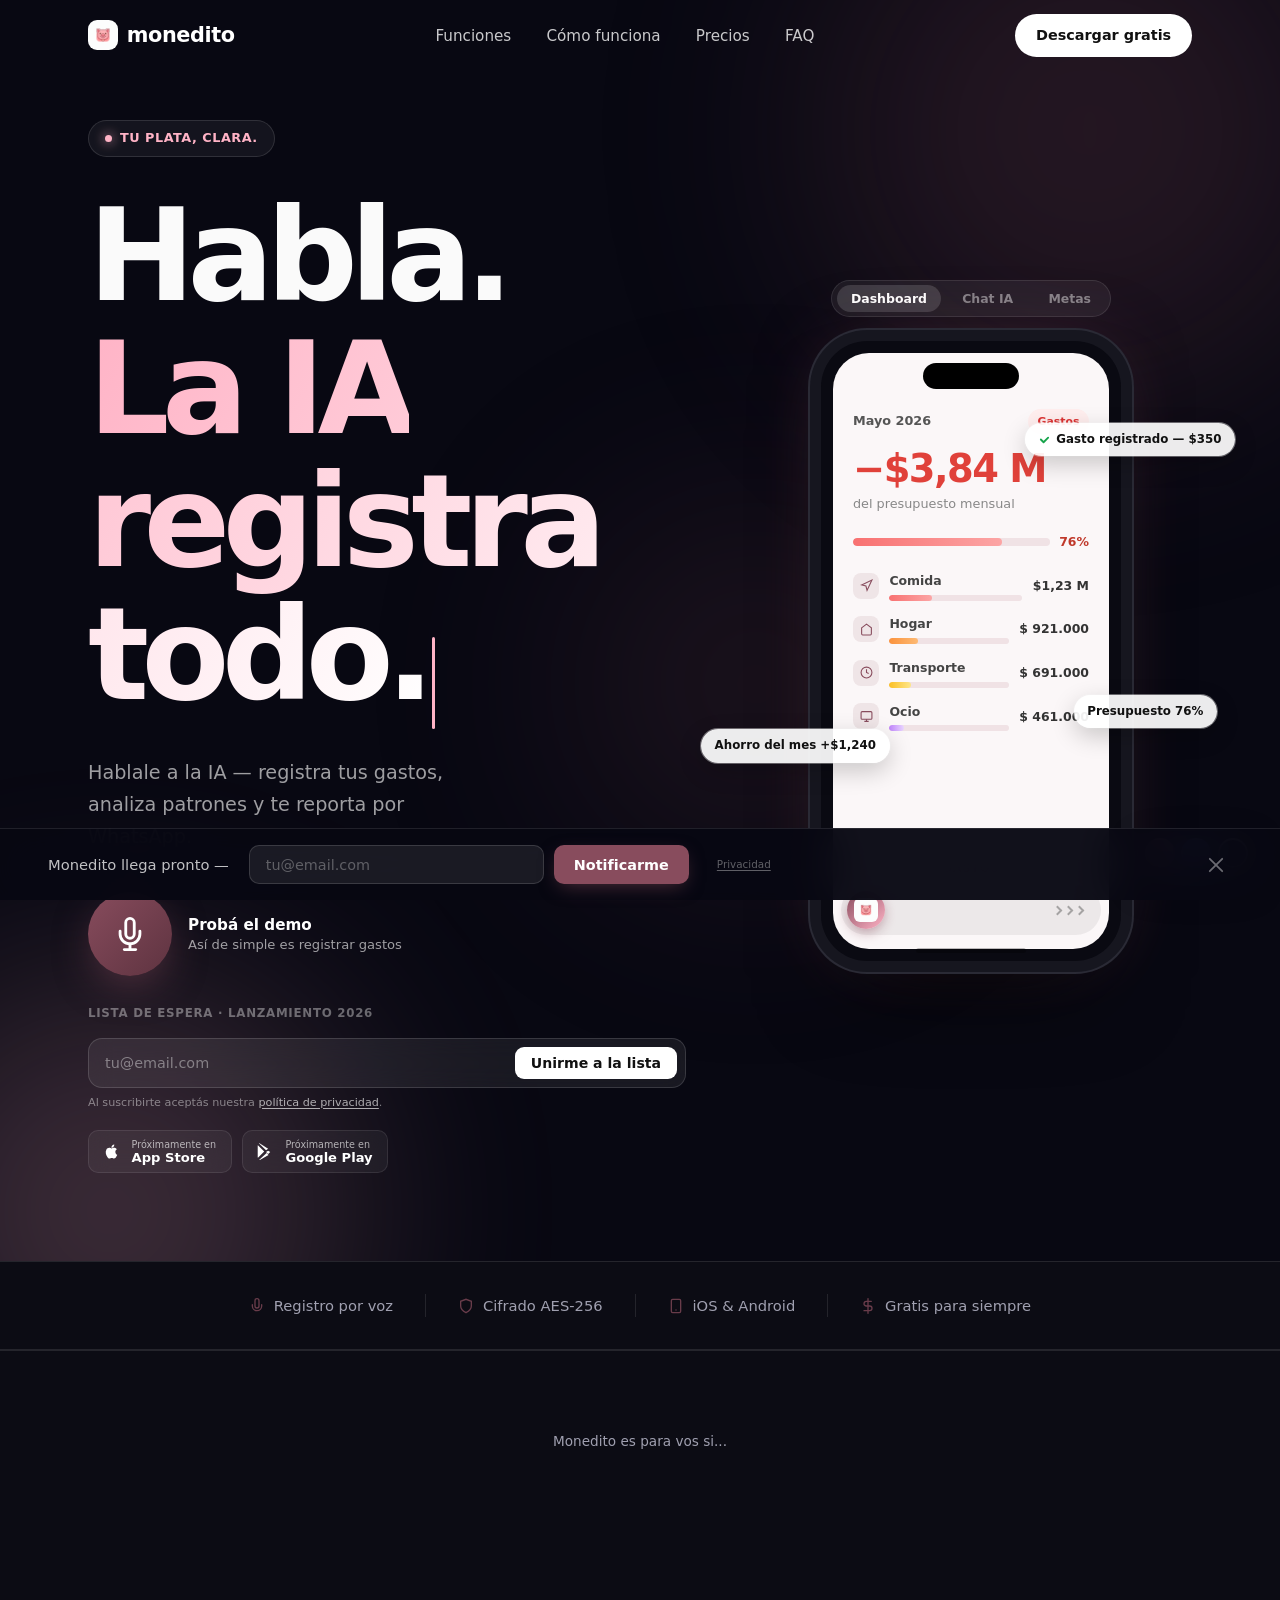
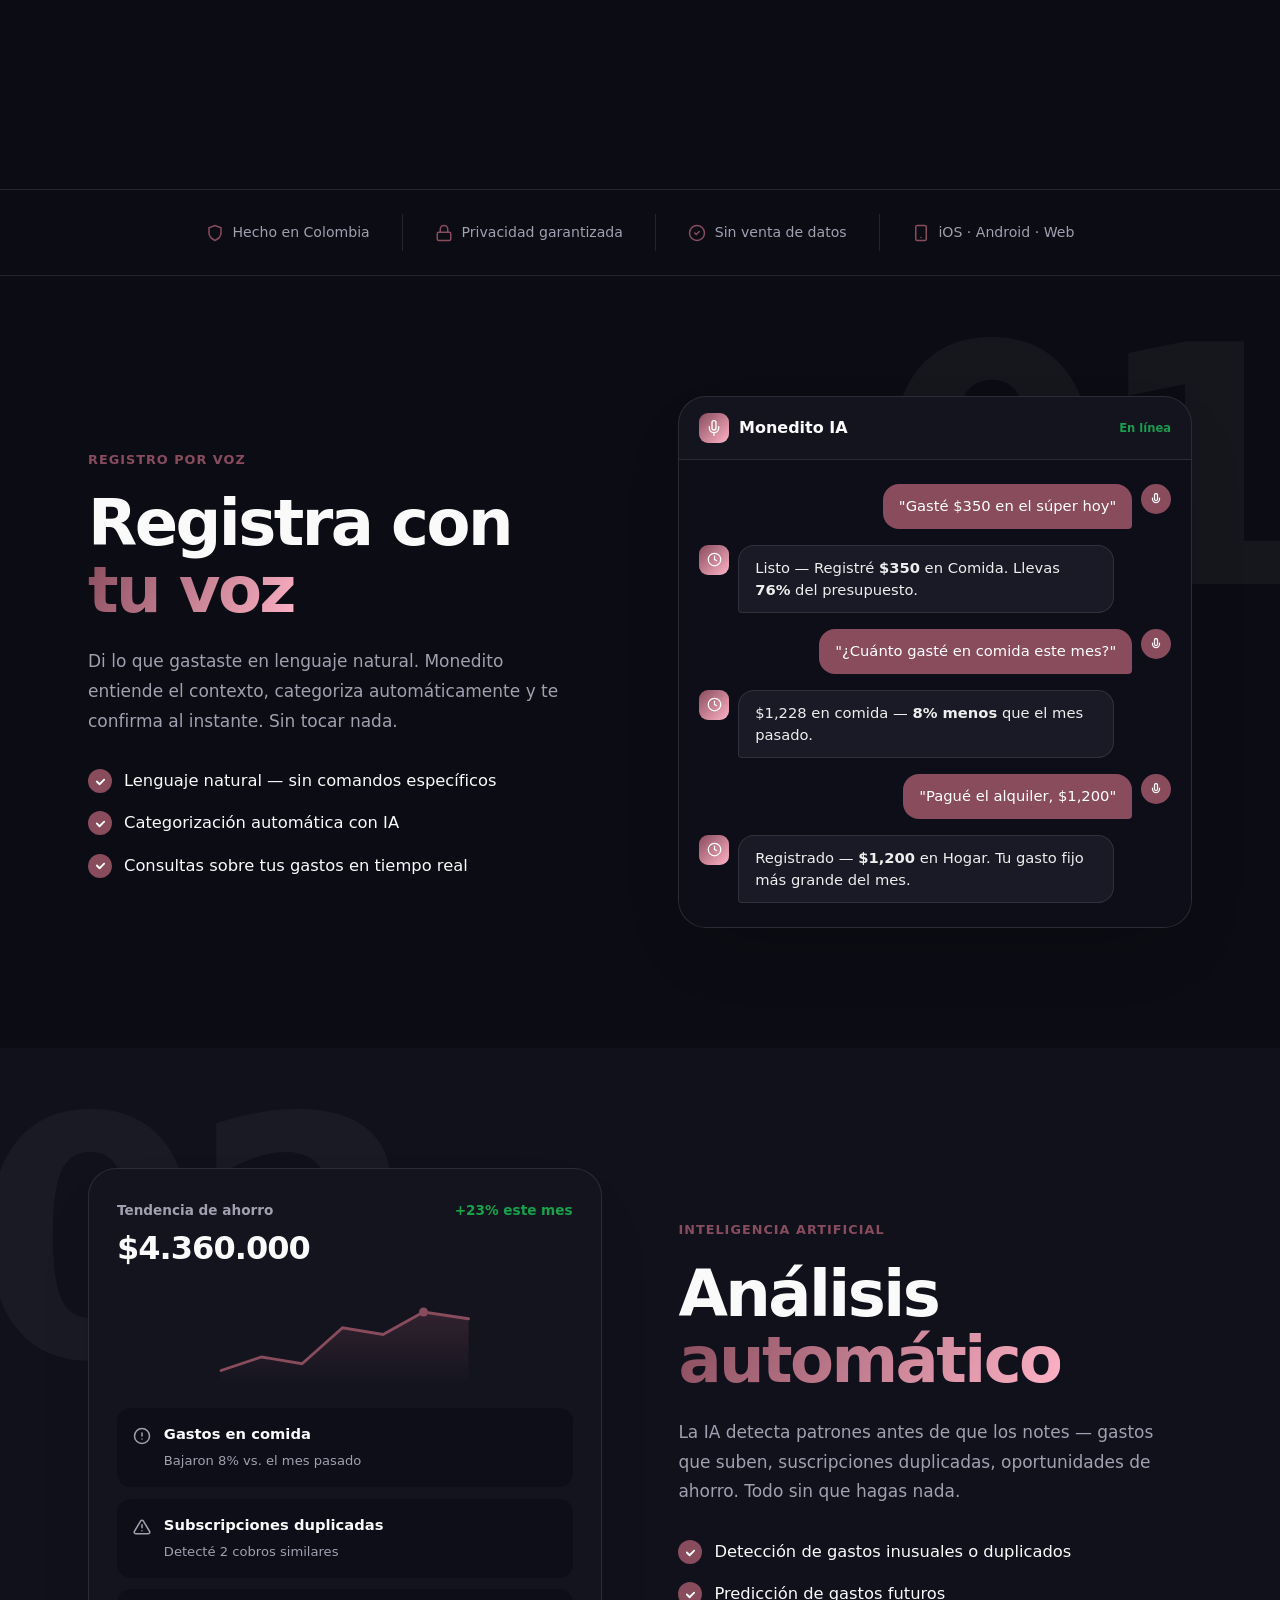
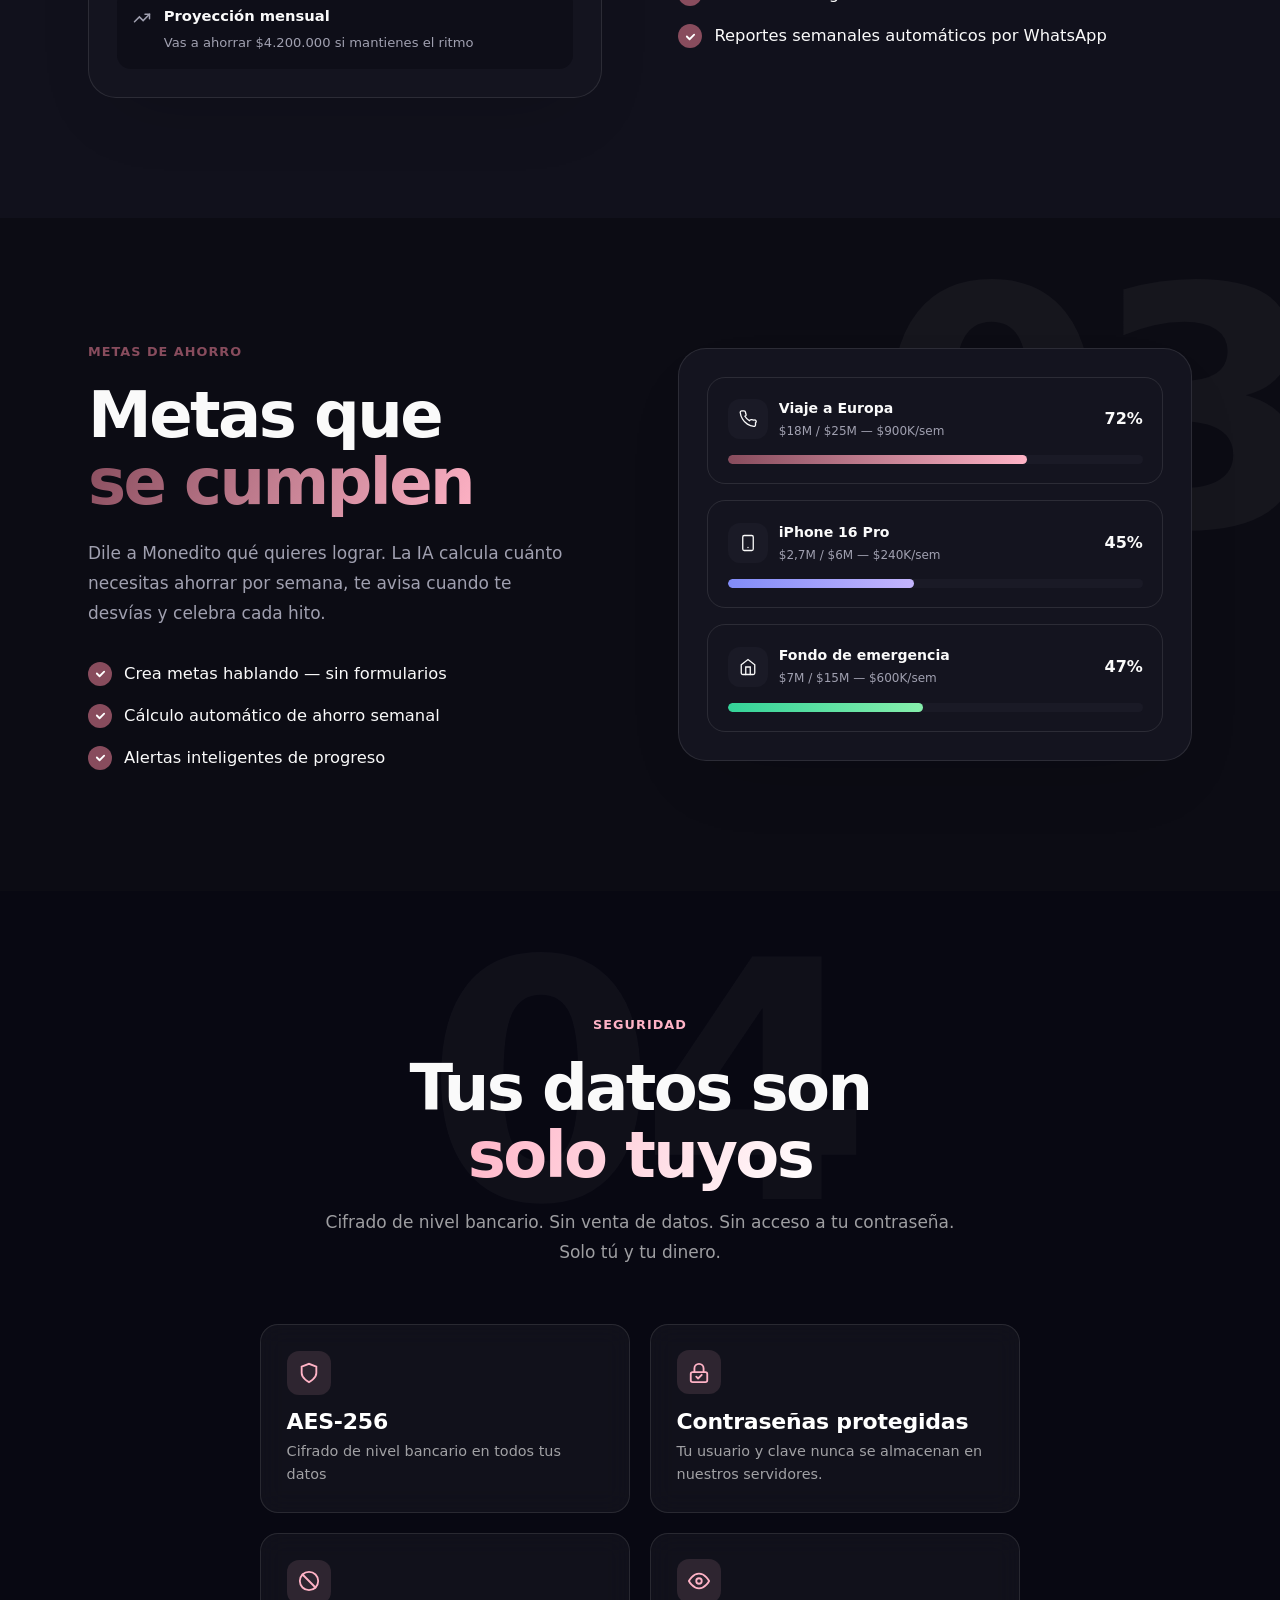
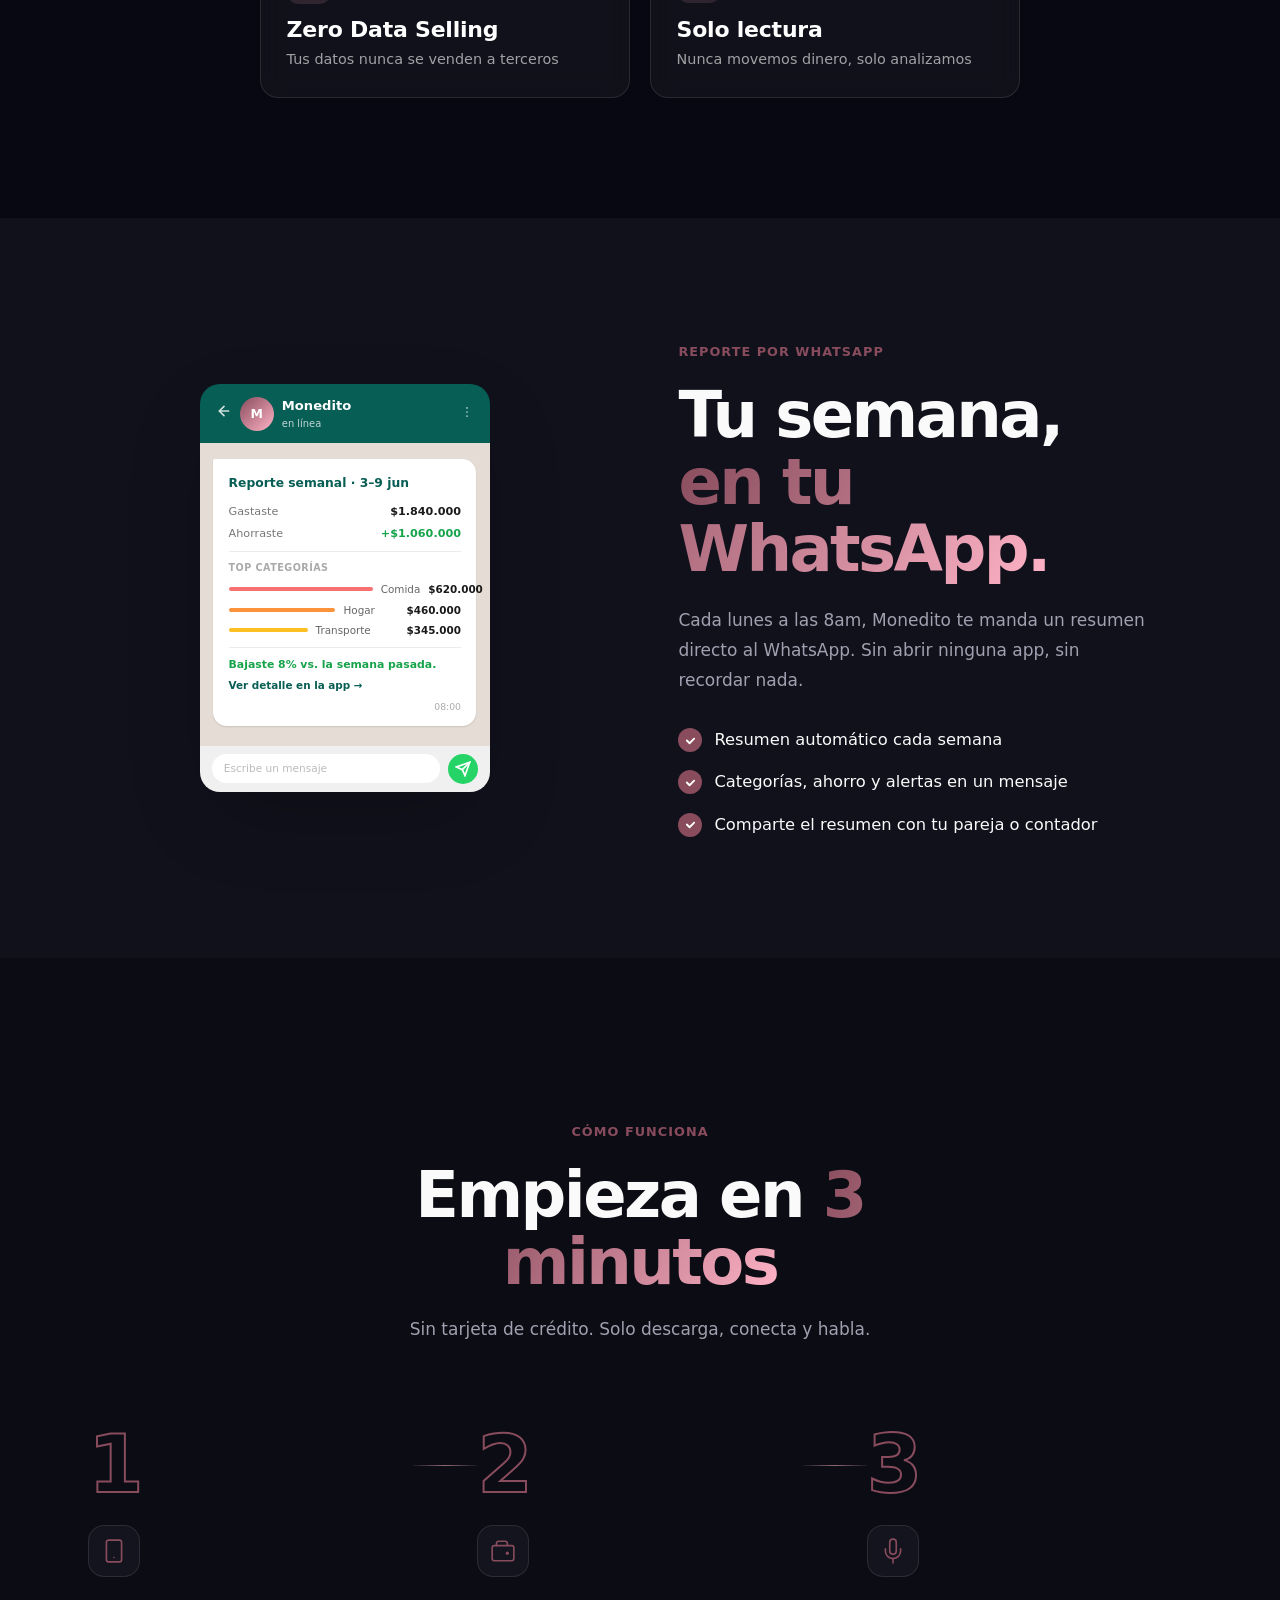
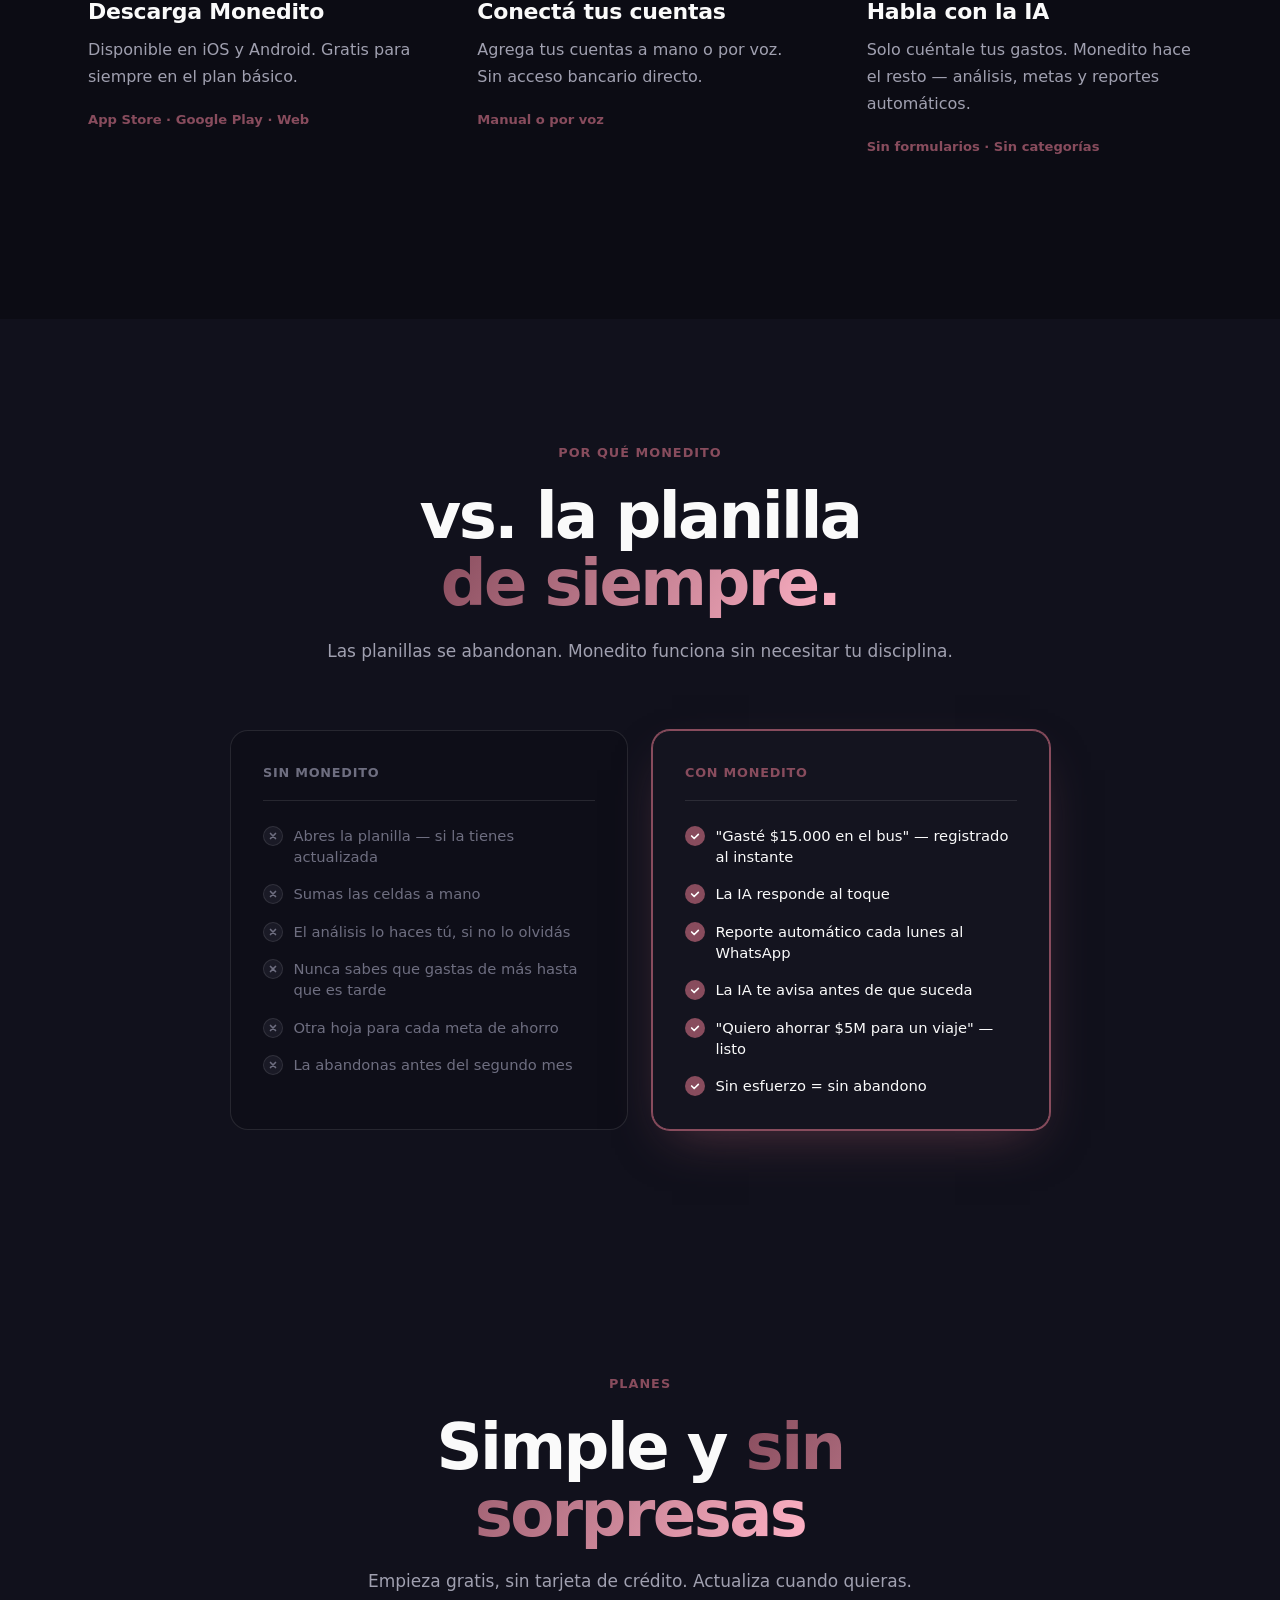
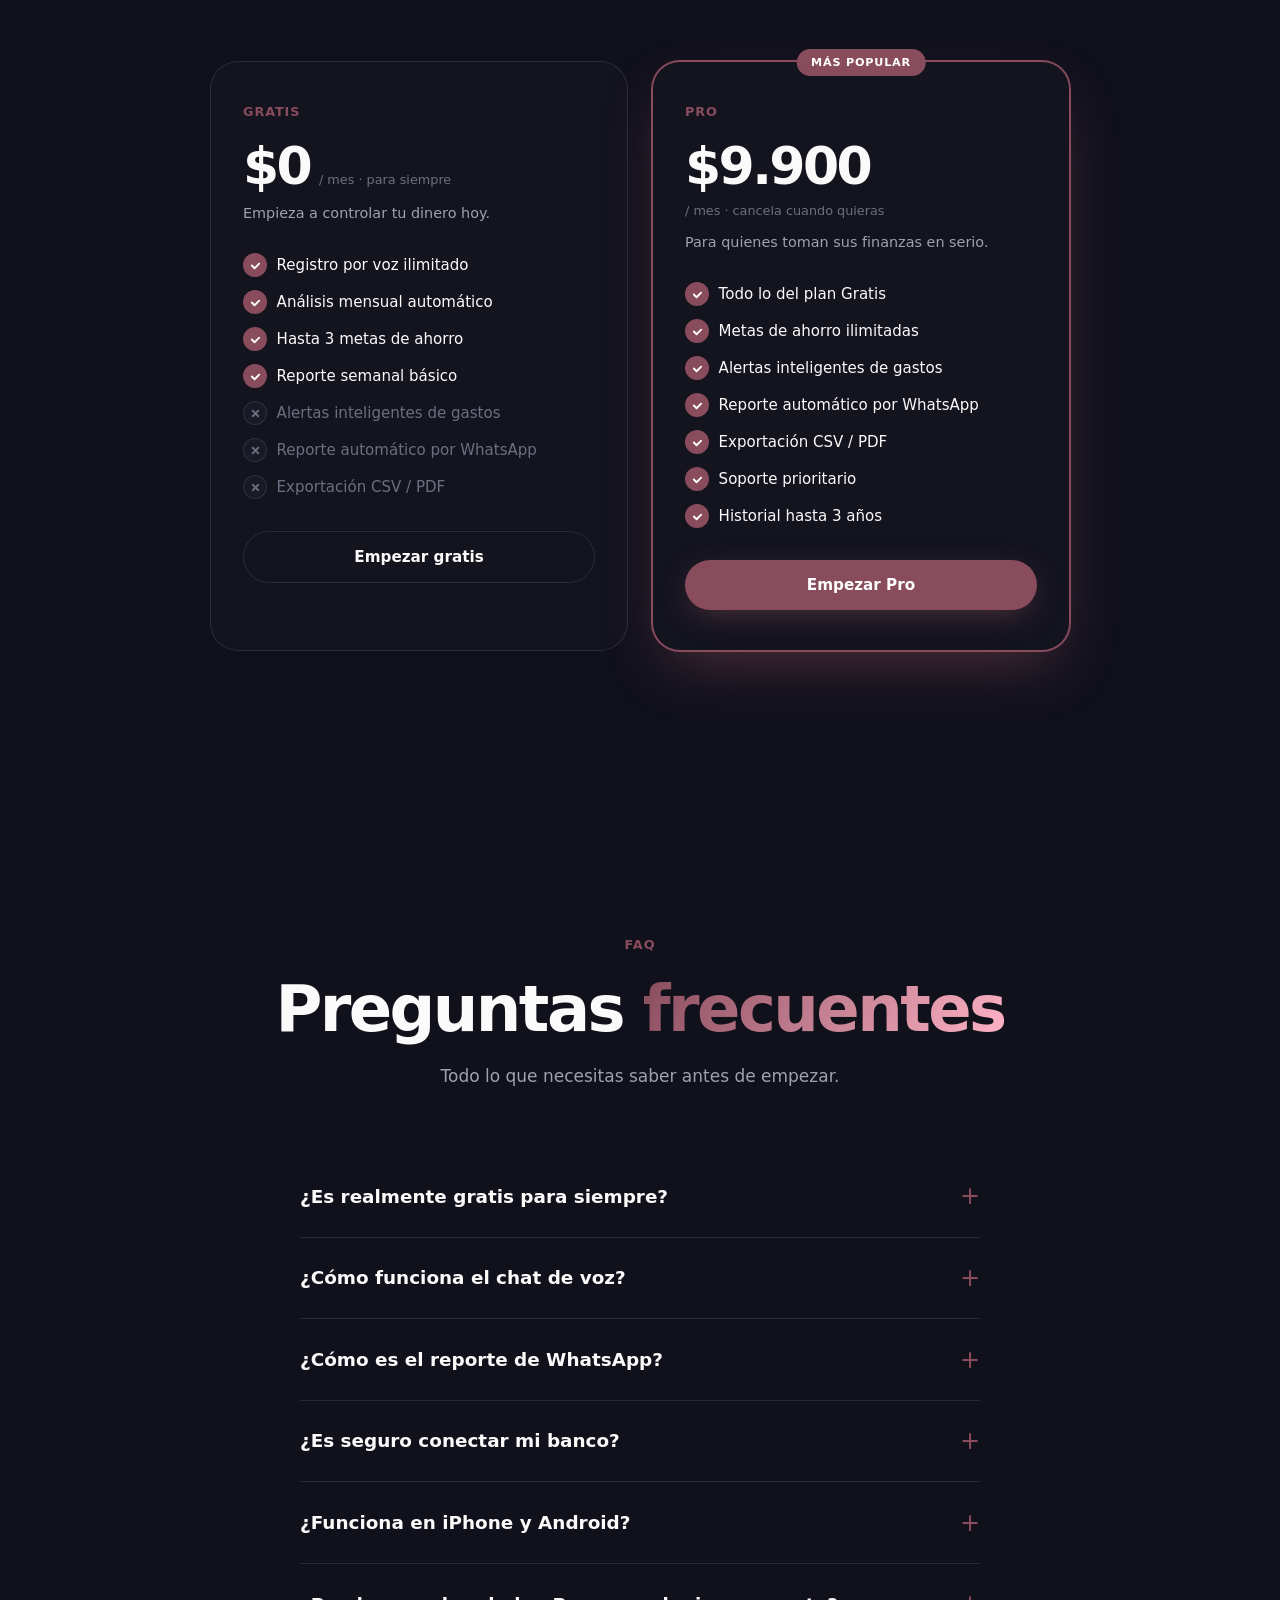
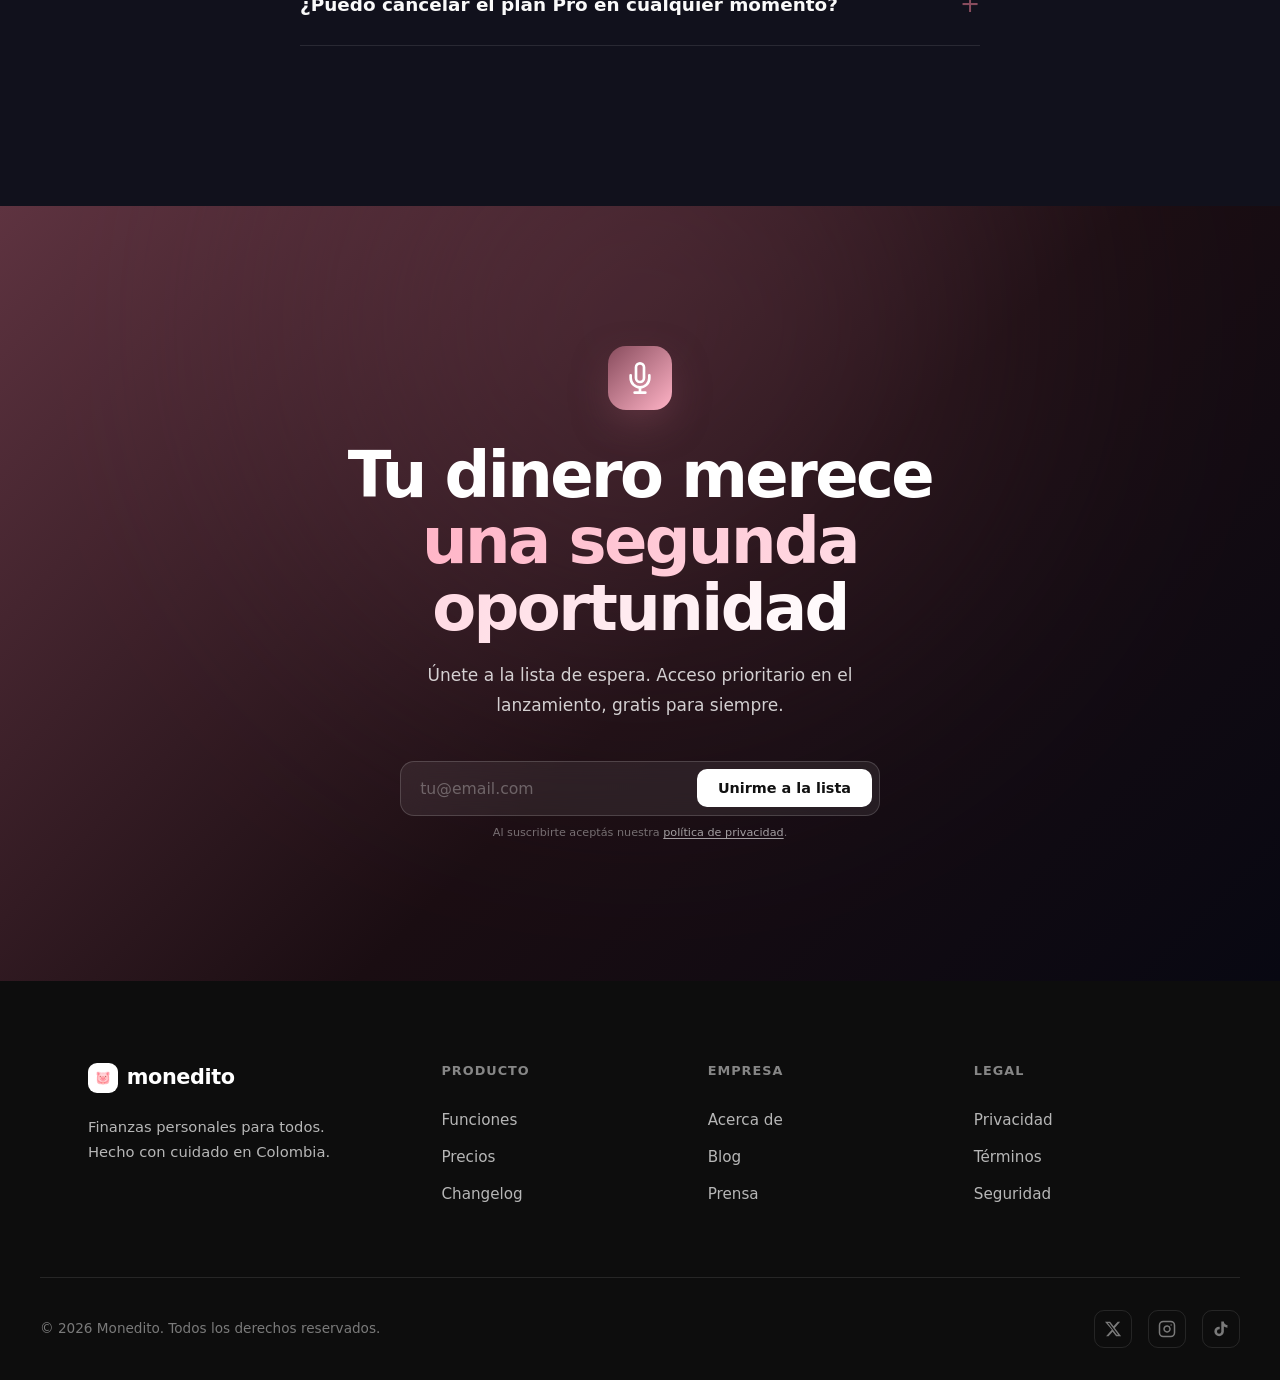
<file: index.html>
<!DOCTYPE html>
<html lang="es">
<head>
  <meta charset="UTF-8" />
  <meta name="viewport" content="width=device-width, initial-scale=1.0" />
  <title>Monedito — Tu dinero, controlado por voz</title>
  <meta name="description" content="Monedito: registra tus gastos con voz, crea metas y recibe análisis automáticos con IA. Gratis para siempre." />
  <meta property="og:title" content="Monedito — Tu dinero, controlado por voz" />
  <meta property="og:description" content="Registra gastos con voz, crea metas y recibe análisis automáticos con IA. Gratis para siempre." />
  <meta property="og:image" content="logo.png" />
  <meta property="og:type" content="website" />
  <meta property="og:url" content="/" />
  <meta name="twitter:card" content="summary_large_image" />
  <meta name="twitter:title" content="Monedito — Tu dinero, controlado por voz" />
  <meta name="twitter:description" content="Registra gastos con voz, crea metas y recibe análisis automáticos con IA. Gratis para siempre." />
  <meta name="twitter:image" content="logo.png" />
  <meta name="theme-color" content="#884c5d" />
  <link rel="canonical" href="/" />
  <meta http-equiv="Content-Security-Policy" content="default-src 'none'; script-src 'self'; style-src 'self' 'unsafe-inline' https://fonts.googleapis.com; font-src 'self' https://fonts.gstatic.com; img-src 'self'; connect-src 'none'; base-uri 'self'; form-action 'self'; object-src 'none'; upgrade-insecure-requests;" />
  <meta name="referrer" content="strict-origin-when-cross-origin" />
  <link rel="preconnect" href="https://fonts.googleapis.com" />
  <link rel="preconnect" href="https://fonts.gstatic.com" crossorigin />
  <link rel="icon" type="image/png" href="logo.png" />
  <link rel="stylesheet" href="styles.css" />
  <link href="https://fonts.googleapis.com/css2?family=Geist:wght@300;400;500;600;700;800;900&display=swap" rel="stylesheet" />
</head>
<body data-theme="dark" data-mode="gastos">

<div class="scroll-progress" id="scrollProgress"></div>

<div class="theme-switcher" id="themeSwitcher">
  <button class="ts-btn" data-theme="pink" title="Rosa"></button>
  <button class="ts-btn" data-theme="blue" title="Azul"></button>
  <button class="ts-btn ts-btn--active" data-theme="dark" title="Oscuro"></button>
</div>

<nav class="nav">
  <div class="nav__inner">
    <a href="#" class="brand">
      <img src="logo.png" alt="Monedito" class="brand__img" width="30" height="30" />
      <span class="brand__name">monedito</span>
    </a>
    <ul class="nav__links">
      <li><a href="#features">Funciones</a></li>
      <li><a href="#how">Cómo funciona</a></li>
      <li><a href="#pricing">Precios</a></li>
      <li><a href="#faq">FAQ</a></li>
    </ul>
    <div class="nav__right">
      <a href="#download" class="nav__cta">Descargar gratis</a>
    </div>
    <button class="nav__burger" id="navBurger" aria-label="Menú">
      <span></span><span></span><span></span>
    </button>
  </div>
  <div class="mobile-menu" id="mobileMenu">
    <a href="#features">Funciones</a>
    <a href="#how">Cómo funciona</a>
    <a href="#pricing">Precios</a>
    <a href="#faq">FAQ</a>
    <a href="#download" class="btn btn--primary">Descargar gratis</a>
  </div>
</nav>

<!-- ═══ HERO ═══ -->
<section class="hero">
  <div class="orb orb--1"></div>
  <div class="orb orb--2"></div>
  <div class="orb orb--3"></div>

  <div class="wrap hero__grid">
    <div class="hero__copy">
      <div class="eyebrow hero__eyebrow">
        <span class="dot"></span>
        tu plata, clara.
      </div>
      <h1>Habla.<br><span class="text-grad" id="heroTyper">La IA registra todo.</span><span class="typer-cursor" aria-hidden="true"></span></h1>
      <p class="hero__sub">Hablale a la IA — registra tus gastos, analiza patrones y te reporta por WhatsApp.</p>

      <div class="voice-wrap">
        <button class="voice-btn" id="voiceBtn" aria-label="Ver demo de voz">
          <span class="v-ring"></span>
          <span class="v-ring"></span>
          <span class="v-ring"></span>
          <svg width="26" height="26" viewBox="0 0 24 24" fill="none" stroke="currentColor" stroke-width="2" stroke-linecap="round" stroke-linejoin="round">
            <path d="M12 1a3 3 0 0 0-3 3v8a3 3 0 0 0 6 0V4a3 3 0 0 0-3-3z"/>
            <path d="M19 10v2a7 7 0 0 1-14 0v-2"/>
            <line x1="12" y1="19" x2="12" y2="23"/>
            <line x1="8" y1="23" x2="16" y2="23"/>
          </svg>
        </button>
        <div class="voice-hint">
          <strong>Probá el demo</strong>
          <span>Así de simple es registrar gastos</span>
        </div>

        <!-- Tooltip demo — sin overlay, se cierra solo -->
        <div class="vd" id="voiceDemo" aria-live="polite" aria-hidden="true">
          <div class="vd__top">
            <span class="vd__dot" id="vdDot"></span>
            <span class="vd__status" id="vdStatus">Escuchando...</span>
          </div>
          <div class="vd__wave" id="vdWave">
            <span style="--h:14px"></span><span style="--h:28px"></span>
            <span style="--h:20px"></span><span style="--h:36px"></span>
            <span style="--h:24px"></span><span style="--h:40px"></span>
            <span style="--h:18px"></span><span style="--h:32px"></span>
            <span style="--h:22px"></span><span style="--h:16px"></span>
            <span style="--h:30px"></span>
          </div>
          <p class="vd__user" id="vdUser"></p>
          <div class="vd__response" id="vdResponse">
            <div class="vd__av">
              <svg width="13" height="13" viewBox="0 0 24 24" fill="none" stroke="currentColor" stroke-width="2" stroke-linecap="round"><circle cx="12" cy="12" r="10"/><polyline points="12 6 12 12 16 14"/></svg>
            </div>
            <p class="vd__bubble" id="vdBubble"></p>
          </div>
        </div>
      </div>

      <p class="hero__form-label">Lista de espera · Lanzamiento 2026</p>
      <div class="inline-signup open" id="inlineSignup">
        <form class="inline-signup__form" id="inlineForm" novalidate>
          <div aria-hidden="true" style="position:absolute;left:-9999px;width:0;height:0;overflow:hidden"><input type="text" name="website" tabindex="-1" autocomplete="off" /></div>
          <input type="email" placeholder="tu@email.com" autocomplete="email" required />
          <button type="submit">Unirme a la lista</button>
        </form>
        <p class="inline-signup__success" id="inlineSuccess">
          <svg width="15" height="15" viewBox="0 0 24 24" fill="none" stroke="currentColor" stroke-width="2.5" stroke-linecap="round"><circle cx="12" cy="12" r="10"/><polyline points="9 12 11 14 15 10"/></svg>
          Listo — te avisamos cuando esté disponible.
        </p>
      </div>
      <p class="form-consent">Al suscribirte aceptás nuestra <a href="privacy.html" class="form-consent__link">política de privacidad</a>.</p>

      <div class="hero__stores">
        <a href="#download" class="store">
          <svg width="22" height="22" viewBox="0 0 24 24" fill="currentColor"><path d="M18.71 19.5c-.83 1.24-1.71 2.45-3.05 2.47-1.34.03-1.77-.79-3.29-.79-1.53 0-2 .77-3.27.82-1.31.05-2.3-1.32-3.14-2.53C4.25 17 2.94 12.45 4.7 9.39c.87-1.52 2.43-2.48 4.12-2.51 1.28-.02 2.5.87 3.29.87.78 0 2.26-1.07 3.8-.91.65.03 2.47.26 3.64 1.98-.09.06-2.17 1.28-2.15 3.81.03 3.02 2.65 4.03 2.68 4.04-.03.07-.42 1.44-1.38 2.83M13 3.5c.73-.83 1.94-1.46 2.94-1.5.13 1.17-.34 2.35-1.04 3.19-.69.85-1.83 1.51-2.95 1.42-.15-1.15.41-2.35 1.05-3.11z"/></svg>
          <div><small>Próximamente en</small><strong>App Store</strong></div>
        </a>
        <a href="#download" class="store">
          <svg width="22" height="22" viewBox="0 0 24 24" fill="currentColor"><path d="M3.18 23.76c.28.15.59.19.9.14l12.19-7.03-2.68-2.68-10.41 9.57zm-1.9-20.7C1.1 3.4 1 3.74 1 4.1v15.8c0 .36.1.7.28 1.04l.06.06 8.84-8.84v-.21L1.28 3.06zm17.44 9.56-2.98-1.72-2.98 1.72 2.98 2.98 2.98-2.98zm-2.98-4.56L3.55.5c-.31-.18-.65-.22-.97-.12l10.16 9.68 2.98-1.99v-.01z"/></svg>
          <div><small>Próximamente en</small><strong>Google Play</strong></div>
        </a>
      </div>
    </div>

    <div class="hero__visual">

      <!-- Nav -->
      <div class="phone-nav" id="phoneNav">
        <button class="phone-nav__btn phone-nav__btn--active" data-idx="0">Dashboard</button>
        <button class="phone-nav__btn" data-idx="1">Chat IA</button>
        <button class="phone-nav__btn" data-idx="2">Metas</button>
      </div>

      <div class="phone-stage" id="phoneStage">

        <!-- ─── CARD 0: Dashboard + tilt 3D + chips flotantes ─── -->
        <div class="phone-card phone-card--active tilt-card" data-idx="0">
          <div class="float-chips" aria-hidden="true">
            <div class="float-chip fc--1">
              <svg width="11" height="11" viewBox="0 0 12 12" fill="none"><path d="M2 6l3 3 5-5" stroke="#16a34a" stroke-width="2" stroke-linecap="round" stroke-linejoin="round"/></svg>
              Gasto registrado — $350
            </div>
            <div class="float-chip fc--2">
              Ahorro del mes +$1,240
            </div>
            <div class="float-chip fc--3">
              Presupuesto 76%
            </div>
          </div>
          <div class="iphone-mockup" id="iphoneMockup">
            <div class="iphone-island"></div>
            <div class="iphone-screen">
              <div class="sw-state sw-state--gastos" id="swGastos">
                <div class="sw-topbar">
                  <span class="sw-period">Mayo 2026</span>
                  <span class="sw-badge sw-badge--gastos">Gastos</span>
                </div>
                <div class="sw-amount sw-amount--gastos" data-usd="-3840">-$3,840</div>
                <div class="sw-sub">del presupuesto mensual</div>
                <div class="sw-progress-wrap">
                  <div class="sw-progress-bar"><div class="sw-progress-fill sw-fill--gastos" style="width:76%"></div></div>
                  <span class="sw-progress-pct">76%</span>
                </div>
                <div class="sw-rows">
                  <div class="sw-row">
                    <span class="sw-row-ico"><svg width="13" height="13" viewBox="0 0 24 24" fill="none" stroke="currentColor" stroke-width="2"><path d="M3 11l19-9-9 19-2-8-8-2z"/></svg></span>
                    <div class="sw-row-info"><span class="sw-row-name">Comida</span><div class="sw-row-bar"><div style="width:32%;background:linear-gradient(90deg,#f87171,#fca5a5)"></div></div></div>
                    <span class="sw-row-amt" data-usd="1228">$1,228</span>
                  </div>
                  <div class="sw-row">
                    <span class="sw-row-ico"><svg width="13" height="13" viewBox="0 0 24 24" fill="none" stroke="currentColor" stroke-width="2"><path d="M3 9l9-7 9 7v11a2 2 0 0 1-2 2H5a2 2 0 0 1-2-2z"/></svg></span>
                    <div class="sw-row-info"><span class="sw-row-name">Hogar</span><div class="sw-row-bar"><div style="width:24%;background:linear-gradient(90deg,#fb923c,#fdba74)"></div></div></div>
                    <span class="sw-row-amt" data-usd="921">$921</span>
                  </div>
                  <div class="sw-row">
                    <span class="sw-row-ico"><svg width="13" height="13" viewBox="0 0 24 24" fill="none" stroke="currentColor" stroke-width="2"><circle cx="12" cy="12" r="10"/><polyline points="12 6 12 12 16 14"/></svg></span>
                    <div class="sw-row-info"><span class="sw-row-name">Transporte</span><div class="sw-row-bar"><div style="width:18%;background:linear-gradient(90deg,#fbbf24,#fde68a)"></div></div></div>
                    <span class="sw-row-amt" data-usd="691">$691</span>
                  </div>
                  <div class="sw-row">
                    <span class="sw-row-ico"><svg width="13" height="13" viewBox="0 0 24 24" fill="none" stroke="currentColor" stroke-width="2"><rect x="2" y="3" width="20" height="14" rx="2"/><path d="M8 21h8M12 17v4"/></svg></span>
                    <div class="sw-row-info"><span class="sw-row-name">Ocio</span><div class="sw-row-bar"><div style="width:12%;background:linear-gradient(90deg,#c084fc,#e9d5ff)"></div></div></div>
                    <span class="sw-row-amt" data-usd="461">$461</span>
                  </div>
                </div>
              </div>
              <div class="sw-state sw-state--ingresos" id="swIngresos">
                <div class="sw-topbar">
                  <span class="sw-period">Mayo 2026</span>
                  <span class="sw-badge sw-badge--ingresos">Ingresos</span>
                </div>
                <div class="sw-amount sw-amount--ingresos" data-usd="8200" data-sign="+">+$8,200</div>
                <div class="sw-sub">ingresados este mes</div>
                <div class="sw-savings-card">
                  <div><div class="sw-savings-label">Ahorro neto</div><div class="sw-savings-val" data-usd="4360" data-sign="+">+$4,360</div></div>
                  <div class="sw-savings-pct">53%</div>
                </div>
                <div class="sw-rows">
                  <div class="sw-row">
                    <span class="sw-row-ico sw-row-ico--green"><svg width="13" height="13" viewBox="0 0 24 24" fill="none" stroke="currentColor" stroke-width="2"><rect x="2" y="7" width="20" height="14" rx="2"/><path d="M16 7V5a2 2 0 0 0-2-2h-4a2 2 0 0 0-2 2v2"/></svg></span>
                    <div class="sw-row-info"><span class="sw-row-name">Salario</span><div class="sw-row-bar"><div style="width:79%;background:linear-gradient(90deg,#4ade80,#86efac)"></div></div></div>
                    <span class="sw-row-amt" data-usd="6500">$6,500</span>
                  </div>
                  <div class="sw-row">
                    <span class="sw-row-ico sw-row-ico--green"><svg width="13" height="13" viewBox="0 0 24 24" fill="none" stroke="currentColor" stroke-width="2"><rect x="2" y="3" width="20" height="14" rx="2"/><path d="M8 21h8M12 17v4"/></svg></span>
                    <div class="sw-row-info"><span class="sw-row-name">Freelance</span><div class="sw-row-bar"><div style="width:15%;background:linear-gradient(90deg,#34d399,#a7f3d0)"></div></div></div>
                    <span class="sw-row-amt" data-usd="1200">$1,200</span>
                  </div>
                  <div class="sw-row">
                    <span class="sw-row-ico sw-row-ico--green"><svg width="13" height="13" viewBox="0 0 24 24" fill="none" stroke="currentColor" stroke-width="2"><polyline points="22 7 13.5 15.5 8.5 10.5 2 17"/><polyline points="16 7 22 7 22 13"/></svg></span>
                    <div class="sw-row-info"><span class="sw-row-name">Inversiones</span><div class="sw-row-bar"><div style="width:6%;background:linear-gradient(90deg,#86efac,#d1fae5)"></div></div></div>
                    <span class="sw-row-amt" data-usd="500">$500</span>
                  </div>
                </div>
              </div>
            </div>
            <div class="sw-control-wrap">
              <p class="sw-control-label" id="swControlLabel">Gastos</p>
              <div class="sw-track" id="swTrack">
                <div class="sw-thumb" id="swThumb"><img src="logo.png" alt="" draggable="false" width="24" height="24" /></div>
                <div class="sw-arrows" id="swArrows"><span></span><span></span><span></span></div>
              </div>
            </div>
            <div class="iphone-home-bar"></div>
          </div>
        </div>

        <!-- ─── CARD 1: Chat IA — demo de voz interactivo ─── -->
        <div class="phone-card" data-idx="1">
          <div class="voice-stage">
            <div class="iphone-mockup">
              <div class="iphone-island"></div>
              <div class="iphone-screen vc">
                <div class="vc__head">
                  <div class="vc__av">
                    <svg width="13" height="13" viewBox="0 0 24 24" fill="none" stroke="currentColor" stroke-width="2" stroke-linecap="round"><path d="M12 1a3 3 0 0 0-3 3v8a3 3 0 0 0 6 0V4a3 3 0 0 0-3-3z"/><path d="M19 10v2a7 7 0 0 1-14 0v-2"/></svg>
                  </div>
                  <div>
                    <span class="vc__name">Monedito IA</span>
                    <span class="vc__online">En línea</span>
                  </div>
                </div>
                <div class="vc__msgs" id="vcMsgs">
                  <div class="vc__msg vc__msg--ai vc__msg--greeting">
                    <div class="vc__msg-ico">
                      <svg width="10" height="10" viewBox="0 0 24 24" fill="none" stroke="currentColor" stroke-width="2"><circle cx="12" cy="12" r="10"/><polyline points="12 6 12 12 16 14"/></svg>
                    </div>
                    <div class="vc__msg-bubble">¡Hola! Cuéntame lo que gastaste o pregúntame sobre tu plata.</div>
                  </div>
                </div>
                <div class="vc__bottom">
                  <div class="vc__wave-wrap" id="vcWaveWrap">
                    <div class="vc__bar-wave">
                      <span></span><span></span><span></span><span></span><span></span><span></span><span></span>
                    </div>
                  </div>
                  <button class="vc__mic" id="vcMicBtn" aria-label="Hablar con Monedito IA">
                    <span class="vc__ring"></span>
                    <span class="vc__ring"></span>
                    <svg width="20" height="20" viewBox="0 0 24 24" fill="none" stroke="currentColor" stroke-width="2" stroke-linecap="round" stroke-linejoin="round">
                      <path d="M12 1a3 3 0 0 0-3 3v8a3 3 0 0 0 6 0V4a3 3 0 0 0-3-3z"/>
                      <path d="M19 10v2a7 7 0 0 1-14 0v-2"/>
                      <line x1="12" y1="19" x2="12" y2="23"/>
                    </svg>
                  </button>
                  <span class="vc__hint" id="vcHint">Toca para hablar</span>
                </div>
              </div>
              <div class="iphone-home-bar"></div>
            </div>
          </div>
        </div>

        <!-- ─── CARD 2: Metas — glow rings ─── -->
        <div class="phone-card" data-idx="2">
          <div class="glow-stage">
            <div class="glow-ring gr--1"></div>
            <div class="glow-ring gr--2"></div>
            <div class="glow-ring gr--3"></div>
            <div class="iphone-mockup">
              <div class="iphone-island"></div>
              <div class="iphone-screen gm" style="background:#fafafa">
                <div class="gm__head">
                  <span class="gm__title">Mis metas</span>
                  <div class="gm__head-right">
                    <span class="gm__period">Mayo 2026</span>
                    <button class="gm__add-btn" aria-label="Nueva meta">
                      <svg width="12" height="12" viewBox="0 0 24 24" fill="none" stroke="currentColor" stroke-width="2.5" stroke-linecap="round"><line x1="12" y1="5" x2="12" y2="19"/><line x1="5" y1="12" x2="19" y2="12"/></svg>
                    </button>
                  </div>
                </div>

                <div class="gm__summary">
                  <div class="gm__ring-wrap">
                    <svg viewBox="0 0 120 120" width="78" height="78">
                      <defs>
                        <linearGradient id="ringGrad" x1="0" y1="1" x2="1" y2="0">
                          <stop offset="0%" stop-color="#884c5d"/>
                          <stop offset="100%" stop-color="#ffb3c6"/>
                        </linearGradient>
                      </defs>
                      <circle cx="60" cy="60" r="50" stroke="#f0e4e8" stroke-width="9" fill="none"/>
                      <circle cx="60" cy="60" r="50" stroke="url(#ringGrad)" stroke-width="9" fill="none"
                        stroke-dasharray="314" stroke-dashoffset="85" stroke-linecap="round"
                        transform="rotate(-90 60 60)" class="gm-arc"/>
                    </svg>
                    <div class="gm__ring-label"><strong>73%</strong><span>listo</span></div>
                  </div>
                  <div class="gm__summary-stats">
                    <div class="gm__stat-row">
                      <span class="gm__stat-val">$27.7M</span>
                      <span class="gm__stat-lbl">ahorrado</span>
                    </div>
                    <div class="gm__stat-row">
                      <span class="gm__stat-val gm__stat-val--green">$18.3M</span>
                      <span class="gm__stat-lbl">restante</span>
                    </div>
                    <div class="gm__stat-badge">3 metas activas</div>
                  </div>
                </div>

                <div class="gm__goals">
                  <div class="gm__goal" data-pct="72">
                    <div class="gm__goal-top">
                      <div class="gm__goal-ico gm__goal-ico--pink">
                        <svg width="12" height="12" viewBox="0 0 24 24" fill="none" stroke="currentColor" stroke-width="2" stroke-linecap="round"><path d="M22 16.92v3a2 2 0 0 1-2.18 2 19.79 19.79 0 0 1-8.63-3.07A19.5 19.5 0 0 1 4.69 12a19.79 19.79 0 0 1-3.07-8.67A2 2 0 0 1 3.6 1.18h3a2 2 0 0 1 2 1.72 12.84 12.84 0 0 0 .7 2.81 2 2 0 0 1-.45 2.11L7.91 8.27a16 16 0 0 0 6 6l.91-.91a2 2 0 0 1 2.11-.45 12.84 12.84 0 0 0 2.81.7A2 2 0 0 1 22 16.92z"/></svg>
                      </div>
                      <div class="gm__goal-info">
                        <span class="gm__goal-name">Viaje a Europa</span>
                        <span class="gm__goal-detail">$18M / $25M · $900K/sem</span>
                      </div>
                      <span class="gm__goal-pct">72%</span>
                    </div>
                    <div class="gm__bar"><div style="width:72%;background:linear-gradient(90deg,#884c5d,#ffb3c6)"></div></div>
                  </div>

                  <div class="gm__goal" data-pct="47">
                    <div class="gm__goal-top">
                      <div class="gm__goal-ico gm__goal-ico--green">
                        <svg width="12" height="12" viewBox="0 0 24 24" fill="none" stroke="currentColor" stroke-width="2" stroke-linecap="round"><path d="M3 9l9-7 9 7v11a2 2 0 0 1-2 2H5a2 2 0 0 1-2-2z"/></svg>
                      </div>
                      <div class="gm__goal-info">
                        <span class="gm__goal-name">Fondo emergencia</span>
                        <span class="gm__goal-detail">$7M / $15M · $600K/sem</span>
                      </div>
                      <span class="gm__goal-pct">47%</span>
                    </div>
                    <div class="gm__bar"><div style="width:47%;background:linear-gradient(90deg,#34d399,#86efac)"></div></div>
                  </div>

                  <div class="gm__goal" data-pct="45">
                    <div class="gm__goal-top">
                      <div class="gm__goal-ico gm__goal-ico--blue">
                        <svg width="12" height="12" viewBox="0 0 24 24" fill="none" stroke="currentColor" stroke-width="2" stroke-linecap="round"><rect x="5" y="2" width="14" height="20" rx="2"/><line x1="12" y1="18" x2="12.01" y2="18"/></svg>
                      </div>
                      <div class="gm__goal-info">
                        <span class="gm__goal-name">iPhone 16 Pro</span>
                        <span class="gm__goal-detail">$2.7M / $6M · $240K/sem</span>
                      </div>
                      <span class="gm__goal-pct">45%</span>
                    </div>
                    <div class="gm__bar"><div style="width:45%;background:linear-gradient(90deg,#818cf8,#c4b5fd)"></div></div>
                  </div>
                </div>
              </div>
              <div class="iphone-home-bar"></div>
            </div>
          </div>
        </div>

      </div><!-- /phone-stage -->
    </div><!-- /hero__visual -->
  </div>
</section>

<!-- ═══ FEATURE STRIP ═══ -->
<div class="strip">
  <div class="wrap strip__inner">
    <div class="strip__pill">
      <svg width="16" height="16" viewBox="0 0 24 24" fill="none" stroke="currentColor" stroke-width="2" stroke-linecap="round"><path d="M12 1a3 3 0 0 0-3 3v8a3 3 0 0 0 6 0V4a3 3 0 0 0-3-3z"/><path d="M19 10v2a7 7 0 0 1-14 0v-2"/></svg>
      Registro por voz
    </div>
    <div class="strip__pill">
      <svg width="16" height="16" viewBox="0 0 24 24" fill="none" stroke="currentColor" stroke-width="2" stroke-linecap="round"><path d="M12 22s8-4 8-10V5l-8-3-8 3v7c0 6 8 10 8 10z"/></svg>
      Cifrado AES-256
    </div>
    <div class="strip__pill">
      <svg width="16" height="16" viewBox="0 0 24 24" fill="none" stroke="currentColor" stroke-width="2" stroke-linecap="round"><rect x="5" y="2" width="14" height="20" rx="2"/><line x1="12" y1="18" x2="12.01" y2="18"/></svg>
      iOS &amp; Android
    </div>
    <div class="strip__pill">
      <svg width="16" height="16" viewBox="0 0 24 24" fill="none" stroke="currentColor" stroke-width="2" stroke-linecap="round"><line x1="12" y1="1" x2="12" y2="23"/><path d="M17 5H9.5a3.5 3.5 0 0 0 0 7h5a3.5 3.5 0 0 1 0 7H6"/></svg>
      Gratis para siempre
    </div>
  </div>
</div>

<!-- ═══ PARA QUIÉN ═══ -->
<section class="social-proof" id="social-proof">
  <div class="wrap">
    <div class="sp__stat">
      <span class="sp__meta">Monedito es para vos si...</span>
    </div>
    <div class="sp__grid">

      <div class="sp-card">
        <div class="sp-card__top">
          <div class="sp-card__av" style="background:#884c5d">
            <svg width="14" height="14" viewBox="0 0 24 24" fill="none" stroke="#fff" stroke-width="2" stroke-linecap="round"><line x1="12" y1="1" x2="12" y2="23"/><path d="M17 5H9.5a3.5 3.5 0 0 0 0 7h5a3.5 3.5 0 0 1 0 7H6"/></svg>
          </div>
          <div class="sp-card__info">
            <span class="sp-card__name">Nunca llevaste las cuentas</span>
            <span class="sp-card__city">Sin planilla, sin hábito previo</span>
          </div>
        </div>
        <p class="sp-card__quote">No necesitás saber de finanzas. Solo contale lo que gastaste y Monedito categoriza, analiza y te avisa.</p>
      </div>

      <div class="sp-card">
        <div class="sp-card__top">
          <div class="sp-card__av" style="background:#2f6df6">
            <svg width="14" height="14" viewBox="0 0 24 24" fill="none" stroke="#fff" stroke-width="2" stroke-linecap="round"><rect x="2" y="3" width="20" height="14" rx="2"/><path d="M8 21h8M12 17v4"/></svg>
          </div>
          <div class="sp-card__info">
            <span class="sp-card__name">Tus ingresos son variables</span>
            <span class="sp-card__city">Freelancer, emprendedor, autónomo</span>
          </div>
        </div>
        <p class="sp-card__quote">Monedito ajusta tu presupuesto según lo que ganás cada mes y te avisa cuándo estás gastando de más.</p>
      </div>

      <div class="sp-card">
        <div class="sp-card__top">
          <div class="sp-card__av" style="background:#16a34a">
            <svg width="14" height="14" viewBox="0 0 24 24" fill="none" stroke="#fff" stroke-width="2" stroke-linecap="round"><polyline points="22 7 13.5 15.5 8.5 10.5 2 17"/><polyline points="16 7 22 7 22 13"/></svg>
          </div>
          <div class="sp-card__info">
            <span class="sp-card__name">Tenés una meta concreta</span>
            <span class="sp-card__city">Viaje, fondo de emergencia, gadget</span>
          </div>
        </div>
        <p class="sp-card__quote">Decile qué querés lograr. Monedito calcula cuánto ahorrar por semana y te mantiene en camino hasta llegar.</p>
      </div>

    </div>
  </div>
</section>

<!-- ═══ CREDIBILIDAD ═══ -->
<div class="cred-strip">
  <div class="wrap cred-strip__inner">
    <div class="cred-item">
      <svg class="cred-item__icon" width="18" height="18" viewBox="0 0 24 24" fill="none" stroke="currentColor" stroke-width="2" stroke-linecap="round"><path d="M12 22s8-4 8-10V5l-8-3-8 3v7c0 6 8 10 8 10z"/></svg>
      Hecho en Colombia
    </div>
    <div class="cred-item">
      <svg class="cred-item__icon" width="18" height="18" viewBox="0 0 24 24" fill="none" stroke="currentColor" stroke-width="2" stroke-linecap="round"><rect x="3" y="11" width="18" height="11" rx="2"/><path d="M7 11V7a5 5 0 0 1 10 0v4"/></svg>
      Privacidad garantizada
    </div>
    <div class="cred-item">
      <svg class="cred-item__icon" width="18" height="18" viewBox="0 0 24 24" fill="none" stroke="currentColor" stroke-width="2" stroke-linecap="round"><circle cx="12" cy="12" r="10"/><polyline points="9 12 11 14 15 10"/></svg>
      Sin venta de datos
    </div>
    <div class="cred-item">
      <svg class="cred-item__icon" width="18" height="18" viewBox="0 0 24 24" fill="none" stroke="currentColor" stroke-width="2" stroke-linecap="round"><rect x="5" y="2" width="14" height="20" rx="2"/><line x1="12" y1="18" x2="12.01" y2="18"/></svg>
      iOS · Android · Web
    </div>
  </div>
</div>

<!-- ═══ FEATURES ═══ -->
<div id="features">

  <section class="feature feature--white">
    <div class="feature__num feature--num-right">01</div>
    <div class="wrap feature__grid">
      <div class="feature__copy">
        <span class="sec-tag">Registro por voz</span>
        <h2>Registra con<br><span class="text-grad">tu voz</span></h2>
        <p class="lead">Di lo que gastaste en lenguaje natural. Monedito entiende el contexto, categoriza automáticamente y te confirma al instante. Sin tocar nada.</p>
        <ul class="feature__list">
          <li>
            <span class="check">
              <svg width="11" height="11" viewBox="0 0 12 12" fill="none"><path d="M2 6l3 3 5-5" stroke="currentColor" stroke-width="2" stroke-linecap="round" stroke-linejoin="round"/></svg>
            </span>
            Lenguaje natural — sin comandos específicos
          </li>
          <li>
            <span class="check">
              <svg width="11" height="11" viewBox="0 0 12 12" fill="none"><path d="M2 6l3 3 5-5" stroke="currentColor" stroke-width="2" stroke-linecap="round" stroke-linejoin="round"/></svg>
            </span>
            Categorización automática con IA
          </li>
          <li>
            <span class="check">
              <svg width="11" height="11" viewBox="0 0 12 12" fill="none"><path d="M2 6l3 3 5-5" stroke="currentColor" stroke-width="2" stroke-linecap="round" stroke-linejoin="round"/></svg>
            </span>
            Consultas sobre tus gastos en tiempo real
          </li>
        </ul>
      </div>
      <div class="feature__visual">
        <div class="chat-card">
          <div class="chat-card__head">
            <div class="avatar">
              <svg width="16" height="16" viewBox="0 0 24 24" fill="none" stroke="currentColor" stroke-width="2" stroke-linecap="round" stroke-linejoin="round"><path d="M12 1a3 3 0 0 0-3 3v8a3 3 0 0 0 6 0V4a3 3 0 0 0-3-3z"/><path d="M19 10v2a7 7 0 0 1-14 0v-2"/><line x1="12" y1="19" x2="12" y2="23"/></svg>
            </div>
            <span>Monedito IA</span>
            <span class="chat-online">En línea</span>
          </div>
          <div class="chat-body">
            <div class="chat-msg chat-msg--user">
              <span class="chat-mic">
                <svg width="12" height="12" viewBox="0 0 24 24" fill="none" stroke="currentColor" stroke-width="2.5" stroke-linecap="round"><path d="M12 1a3 3 0 0 0-3 3v8a3 3 0 0 0 6 0V4a3 3 0 0 0-3-3z"/><path d="M19 10v2a7 7 0 0 1-14 0v-2"/></svg>
              </span>
              <div class="chat-bubble chat-bubble--user">"Gasté $350 en el súper hoy"</div>
            </div>
            <div class="chat-msg chat-msg--ai">
              <div class="chat-av">
                <svg width="14" height="14" viewBox="0 0 24 24" fill="none" stroke="currentColor" stroke-width="2"><circle cx="12" cy="12" r="10"/><polyline points="12 6 12 12 16 14"/></svg>
              </div>
              <div class="chat-bubble chat-bubble--ai">Listo — Registré <strong>$350</strong> en Comida. Llevas <strong>76%</strong> del presupuesto.</div>
            </div>
            <div class="chat-msg chat-msg--user">
              <span class="chat-mic">
                <svg width="12" height="12" viewBox="0 0 24 24" fill="none" stroke="currentColor" stroke-width="2.5" stroke-linecap="round"><path d="M12 1a3 3 0 0 0-3 3v8a3 3 0 0 0 6 0V4a3 3 0 0 0-3-3z"/><path d="M19 10v2a7 7 0 0 1-14 0v-2"/></svg>
              </span>
              <div class="chat-bubble chat-bubble--user">"¿Cuánto gasté en comida este mes?"</div>
            </div>
            <div class="chat-msg chat-msg--ai">
              <div class="chat-av">
                <svg width="14" height="14" viewBox="0 0 24 24" fill="none" stroke="currentColor" stroke-width="2"><circle cx="12" cy="12" r="10"/><polyline points="12 6 12 12 16 14"/></svg>
              </div>
              <div class="chat-bubble chat-bubble--ai">$1,228 en comida — <strong>8% menos</strong> que el mes pasado.</div>
            </div>
            <div class="chat-msg chat-msg--user">
              <span class="chat-mic">
                <svg width="12" height="12" viewBox="0 0 24 24" fill="none" stroke="currentColor" stroke-width="2.5" stroke-linecap="round"><path d="M12 1a3 3 0 0 0-3 3v8a3 3 0 0 0 6 0V4a3 3 0 0 0-3-3z"/><path d="M19 10v2a7 7 0 0 1-14 0v-2"/></svg>
              </span>
              <div class="chat-bubble chat-bubble--user">"Pagué el alquiler, $1,200"</div>
            </div>
            <div class="chat-msg chat-msg--ai">
              <div class="chat-av">
                <svg width="14" height="14" viewBox="0 0 24 24" fill="none" stroke="currentColor" stroke-width="2"><circle cx="12" cy="12" r="10"/><polyline points="12 6 12 12 16 14"/></svg>
              </div>
              <div class="chat-bubble chat-bubble--ai">Registrado — <strong>$1,200</strong> en Hogar. Tu gasto fijo más grande del mes.</div>
            </div>
          </div>
        </div>
      </div>
    </div>
  </section>

  <section class="feature feature--soft">
    <div class="feature__num feature--num-left">02</div>
    <div class="wrap feature__grid feature__grid--reverse">
      <div class="feature__visual">
        <div class="viz-card">
          <div class="viz-card__head">
            <div>
              <span class="viz-card__title">Tendencia de ahorro</span>
              <p class="viz-card__big">$4.360.000</p>
            </div>
            <span class="viz-card__delta">+23% este mes</span>
          </div>
          <svg class="spark" viewBox="0 0 220 80" fill="none" xmlns="http://www.w3.org/2000/svg">
            <defs>
              <linearGradient id="sparkGrad" x1="0" y1="0" x2="0" y2="1">
                <stop offset="0%" stop-color="#884c5d" stop-opacity="0.25"/>
                <stop offset="100%" stop-color="#884c5d" stop-opacity="0"/>
              </linearGradient>
            </defs>
            <path class="area" d="M0,68 L36,56 L72,62 L108,30 L144,36 L180,16 L220,22 L220,80 L0,80 Z"/>
            <path class="line" d="M0,68 L36,56 L72,62 L108,30 L144,36 L180,16 L220,22"/>
            <circle cx="180" cy="16" r="4"/>
          </svg>
          <div class="insight">
            <span class="ico">
              <svg width="18" height="18" viewBox="0 0 24 24" fill="none" stroke="currentColor" stroke-width="2" stroke-linecap="round"><circle cx="12" cy="12" r="10"/><line x1="12" y1="8" x2="12" y2="12"/><line x1="12" y1="16" x2="12.01" y2="16"/></svg>
            </span>
            <div><strong>Gastos en comida</strong><span>Bajaron 8% vs. el mes pasado</span></div>
          </div>
          <div class="insight">
            <span class="ico">
              <svg width="18" height="18" viewBox="0 0 24 24" fill="none" stroke="currentColor" stroke-width="2" stroke-linecap="round"><path d="M10.29 3.86L1.82 18a2 2 0 0 0 1.71 3h16.94a2 2 0 0 0 1.71-3L13.71 3.86a2 2 0 0 0-3.42 0z"/><line x1="12" y1="9" x2="12" y2="13"/><line x1="12" y1="17" x2="12.01" y2="17"/></svg>
            </span>
            <div><strong>Subscripciones duplicadas</strong><span>Detecté 2 cobros similares</span></div>
          </div>
          <div class="insight">
            <span class="ico">
              <svg width="18" height="18" viewBox="0 0 24 24" fill="none" stroke="currentColor" stroke-width="2" stroke-linecap="round"><polyline points="22 7 13.5 15.5 8.5 10.5 2 17"/><polyline points="16 7 22 7 22 13"/></svg>
            </span>
            <div><strong>Proyección mensual</strong><span>Vas a ahorrar $4.200.000 si mantienes el ritmo</span></div>
          </div>
        </div>
      </div>
      <div class="feature__copy">
        <span class="sec-tag">Inteligencia artificial</span>
        <h2>Análisis<br><span class="text-grad">automático</span></h2>
        <p class="lead">La IA detecta patrones antes de que los notes — gastos que suben, suscripciones duplicadas, oportunidades de ahorro. Todo sin que hagas nada.</p>
        <ul class="feature__list">
          <li>
            <span class="check">
              <svg width="11" height="11" viewBox="0 0 12 12" fill="none"><path d="M2 6l3 3 5-5" stroke="currentColor" stroke-width="2" stroke-linecap="round" stroke-linejoin="round"/></svg>
            </span>
            Detección de gastos inusuales o duplicados
          </li>
          <li>
            <span class="check">
              <svg width="11" height="11" viewBox="0 0 12 12" fill="none"><path d="M2 6l3 3 5-5" stroke="currentColor" stroke-width="2" stroke-linecap="round" stroke-linejoin="round"/></svg>
            </span>
            Predicción de gastos futuros
          </li>
          <li>
            <span class="check">
              <svg width="11" height="11" viewBox="0 0 12 12" fill="none"><path d="M2 6l3 3 5-5" stroke="currentColor" stroke-width="2" stroke-linecap="round" stroke-linejoin="round"/></svg>
            </span>
            Reportes semanales automáticos por WhatsApp
          </li>
        </ul>
      </div>
    </div>
  </section>

  <section class="feature feature--white">
    <div class="feature__num feature--num-right">03</div>
    <div class="wrap feature__grid">
      <div class="feature__copy">
        <span class="sec-tag">Metas de ahorro</span>
        <h2>Metas que<br><span class="text-grad">se cumplen</span></h2>
        <p class="lead">Dile a Monedito qué quieres lograr. La IA calcula cuánto necesitas ahorrar por semana, te avisa cuando te desvías y celebra cada hito.</p>
        <ul class="feature__list">
          <li>
            <span class="check">
              <svg width="11" height="11" viewBox="0 0 12 12" fill="none"><path d="M2 6l3 3 5-5" stroke="currentColor" stroke-width="2" stroke-linecap="round" stroke-linejoin="round"/></svg>
            </span>
            Crea metas hablando — sin formularios
          </li>
          <li>
            <span class="check">
              <svg width="11" height="11" viewBox="0 0 12 12" fill="none"><path d="M2 6l3 3 5-5" stroke="currentColor" stroke-width="2" stroke-linecap="round" stroke-linejoin="round"/></svg>
            </span>
            Cálculo automático de ahorro semanal
          </li>
          <li>
            <span class="check">
              <svg width="11" height="11" viewBox="0 0 12 12" fill="none"><path d="M2 6l3 3 5-5" stroke="currentColor" stroke-width="2" stroke-linecap="round" stroke-linejoin="round"/></svg>
            </span>
            Alertas inteligentes de progreso
          </li>
        </ul>
      </div>
      <div class="feature__visual">
        <div class="goals-card">
          <div class="goal">
            <div class="goal__top">
              <div class="goal__ico">
                <svg width="18" height="18" viewBox="0 0 24 24" fill="none" stroke="currentColor" stroke-width="1.75" stroke-linecap="round"><path d="M22 16.92v3a2 2 0 0 1-2.18 2 19.79 19.79 0 0 1-8.63-3.07A19.5 19.5 0 0 1 4.69 12a19.79 19.79 0 0 1-3.07-8.67A2 2 0 0 1 3.6 1.18h3a2 2 0 0 1 2 1.72 12.84 12.84 0 0 0 .7 2.81 2 2 0 0 1-.45 2.11L7.91 8.27a16 16 0 0 0 6 6l.91-.91a2 2 0 0 1 2.11-.45 12.84 12.84 0 0 0 2.81.7A2 2 0 0 1 22 16.92z"/></svg>
              </div>
              <div class="goal__meta">
                <span class="goal__name">Viaje a Europa</span>
                <span class="goal__sub">$18M / $25M — $900K/sem</span>
              </div>
              <div class="goal__amt"><strong>72%</strong></div>
            </div>
            <div class="goal__bar"><div class="goal__fill" style="width:72%"></div></div>
          </div>
          <div class="goal">
            <div class="goal__top">
              <div class="goal__ico">
                <svg width="18" height="18" viewBox="0 0 24 24" fill="none" stroke="currentColor" stroke-width="1.75" stroke-linecap="round"><rect x="5" y="2" width="14" height="20" rx="2" ry="2"/><line x1="12" y1="18" x2="12.01" y2="18"/></svg>
              </div>
              <div class="goal__meta">
                <span class="goal__name">iPhone 16 Pro</span>
                <span class="goal__sub">$2,7M / $6M — $240K/sem</span>
              </div>
              <div class="goal__amt"><strong>45%</strong></div>
            </div>
            <div class="goal__bar"><div class="goal__fill" style="width:45%;background:linear-gradient(90deg,#818cf8,#c4b5fd)"></div></div>
          </div>
          <div class="goal">
            <div class="goal__top">
              <div class="goal__ico">
                <svg width="18" height="18" viewBox="0 0 24 24" fill="none" stroke="currentColor" stroke-width="1.75" stroke-linecap="round"><path d="M3 9l9-7 9 7v11a2 2 0 0 1-2 2H5a2 2 0 0 1-2-2z"/><polyline points="9 22 9 12 15 12 15 22"/></svg>
              </div>
              <div class="goal__meta">
                <span class="goal__name">Fondo de emergencia</span>
                <span class="goal__sub">$7M / $15M — $600K/sem</span>
              </div>
              <div class="goal__amt"><strong>47%</strong></div>
            </div>
            <div class="goal__bar"><div class="goal__fill" style="width:47%;background:linear-gradient(90deg,#34d399,#86efac)"></div></div>
          </div>
        </div>
      </div>
    </div>
  </section>

  <section class="feature feature--dark security">
    <div class="feature__num" style="color:rgba(255,255,255,.03);left:50%;transform:translateX(-50%)">04</div>
    <div class="wrap">
      <div class="security__head">
        <span class="sec-tag">Seguridad</span>
        <h2>Tus datos son<br><span class="text-grad">solo tuyos</span></h2>
        <p class="lead">Cifrado de nivel bancario. Sin venta de datos. Sin acceso a tu contraseña. Solo tú y tu dinero.</p>
      </div>
      <div class="sec-grid">
        <div class="sec-badge">
          <div class="ico">
            <svg width="22" height="22" viewBox="0 0 24 24" fill="none" stroke="currentColor" stroke-width="2" stroke-linecap="round"><path d="M12 22s8-4 8-10V5l-8-3-8 3v7c0 6 8 10 8 10z"/></svg>
          </div>
          <h3>AES-256</h3>
          <p>Cifrado de nivel bancario en todos tus datos</p>
        </div>
        <div class="sec-badge">
          <div class="ico">
            <svg width="22" height="22" viewBox="0 0 24 24" fill="none" stroke="currentColor" stroke-width="2" stroke-linecap="round" stroke-linejoin="round"><rect x="3" y="11" width="18" height="11" rx="2"/><path d="M7 11V7a5 5 0 0 1 10 0v4"/><polyline points="9 16 11 18 15 14"/></svg>
          </div>
          <h3>Contraseñas protegidas</h3>
          <p>Tu usuario y clave nunca se almacenan en nuestros servidores.</p>
        </div>
        <div class="sec-badge">
          <div class="ico">
            <svg width="22" height="22" viewBox="0 0 24 24" fill="none" stroke="currentColor" stroke-width="2" stroke-linecap="round"><circle cx="12" cy="12" r="10"/><line x1="4.93" y1="4.93" x2="19.07" y2="19.07"/></svg>
          </div>
          <h3>Zero Data Selling</h3>
          <p>Tus datos nunca se venden a terceros</p>
        </div>
        <div class="sec-badge">
          <div class="ico">
            <svg width="22" height="22" viewBox="0 0 24 24" fill="none" stroke="currentColor" stroke-width="2" stroke-linecap="round"><path d="M1 12s4-8 11-8 11 8 11 8-4 8-11 8-11-8-11-8z"/><circle cx="12" cy="12" r="3"/></svg>
          </div>
          <h3>Solo lectura</h3>
          <p>Nunca movemos dinero, solo analizamos</p>
        </div>
      </div>
    </div>
  </section>

</div>

<!-- ═══ REPORTE WHATSAPP ═══ -->
<section class="feature wa-feature">
  <div class="wrap feature__grid feature__grid--reverse">
    <div class="feature__visual">
      <div class="wa-phone">
        <div class="wa-phone__header">
          <div class="wa-phone__back">
            <svg width="16" height="16" viewBox="0 0 24 24" fill="none" stroke="currentColor" stroke-width="2.5" stroke-linecap="round"><path d="M19 12H5M12 5l-7 7 7 7"/></svg>
          </div>
          <div class="wa-phone__av">M</div>
          <div class="wa-phone__info">
            <span class="wa-phone__name">Monedito</span>
            <span class="wa-phone__status">en línea</span>
          </div>
          <div class="wa-phone__icons">
            <svg width="14" height="14" viewBox="0 0 24 24" fill="currentColor"><circle cx="12" cy="5" r="1.5"/><circle cx="12" cy="12" r="1.5"/><circle cx="12" cy="19" r="1.5"/></svg>
          </div>
        </div>
        <div class="wa-phone__body">
          <div class="wa-bubble">
            <p class="wa-b-title">Reporte semanal · 3–9 jun</p>
            <div class="wa-b-row">
              <span>Gastaste</span>
              <strong>$1.840.000</strong>
            </div>
            <div class="wa-b-row wa-b-row--green">
              <span>Ahorraste</span>
              <strong>+$1.060.000</strong>
            </div>
            <div class="wa-b-sep"></div>
            <p class="wa-b-sub">Top categorías</p>
            <div class="wa-b-cat">
              <div class="wa-b-bar" style="--w:62%;--c:#f87171"></div>
              <span>Comida</span>
              <strong>$620.000</strong>
            </div>
            <div class="wa-b-cat">
              <div class="wa-b-bar" style="--w:46%;--c:#fb923c"></div>
              <span>Hogar</span>
              <strong>$460.000</strong>
            </div>
            <div class="wa-b-cat">
              <div class="wa-b-bar" style="--w:34%;--c:#fbbf24"></div>
              <span>Transporte</span>
              <strong>$345.000</strong>
            </div>
            <div class="wa-b-sep"></div>
            <p class="wa-b-insight">Bajaste 8% vs. la semana pasada.</p>
            <p class="wa-b-link">Ver detalle en la app →</p>
            <span class="wa-b-time">08:00</span>
          </div>
        </div>
        <div class="wa-phone__bar">
          <div class="wa-phone__input">Escribe un mensaje</div>
          <div class="wa-phone__send">
            <svg width="16" height="16" viewBox="0 0 24 24" fill="none" stroke="currentColor" stroke-width="2.5" stroke-linecap="round"><line x1="22" y1="2" x2="11" y2="13"/><polygon points="22 2 15 22 11 13 2 9 22 2"/></svg>
          </div>
        </div>
      </div>
    </div>
    <div class="feature__copy">
      <span class="sec-tag">Reporte por WhatsApp</span>
      <h2>Tu semana,<br><span class="text-grad">en tu WhatsApp.</span></h2>
      <p class="lead">Cada lunes a las 8am, Monedito te manda un resumen directo al WhatsApp. Sin abrir ninguna app, sin recordar nada.</p>
      <ul class="feature__list">
        <li>
          <span class="check">
            <svg width="11" height="11" viewBox="0 0 12 12" fill="none"><path d="M2 6l3 3 5-5" stroke="currentColor" stroke-width="2" stroke-linecap="round" stroke-linejoin="round"/></svg>
          </span>
          Resumen automático cada semana
        </li>
        <li>
          <span class="check">
            <svg width="11" height="11" viewBox="0 0 12 12" fill="none"><path d="M2 6l3 3 5-5" stroke="currentColor" stroke-width="2" stroke-linecap="round" stroke-linejoin="round"/></svg>
          </span>
          Categorías, ahorro y alertas en un mensaje
        </li>
        <li>
          <span class="check">
            <svg width="11" height="11" viewBox="0 0 12 12" fill="none"><path d="M2 6l3 3 5-5" stroke="currentColor" stroke-width="2" stroke-linecap="round" stroke-linejoin="round"/></svg>
          </span>
          Comparte el resumen con tu pareja o contador
        </li>
      </ul>
    </div>
  </div>
</section>

<!-- ═══ CÓMO FUNCIONA ═══ -->
<section class="how" id="how">
  <div class="wrap">
    <div class="how__head">
      <span class="sec-tag">Cómo funciona</span>
      <h2>Empieza en <span class="text-grad">3 minutos</span></h2>
      <p class="lead">Sin tarjeta de crédito. Solo descarga, conecta y habla.</p>
    </div>
    <div class="steps">
      <div class="step">
        <div class="step__num">1</div>
        <div class="step__icon">
          <svg width="26" height="26" viewBox="0 0 24 24" fill="none" stroke="currentColor" stroke-width="1.5" stroke-linecap="round"><rect x="5" y="2" width="14" height="20" rx="2" ry="2"/><line x1="12" y1="18" x2="12.01" y2="18"/></svg>
        </div>
        <h3>Descarga Monedito</h3>
        <p>Disponible en iOS y Android. Gratis para siempre en el plan básico.</p>
        <span class="step__note">App Store · Google Play · Web</span>
      </div>
      <div class="step">
        <div class="step__num">2</div>
        <div class="step__icon">
          <svg width="26" height="26" viewBox="0 0 24 24" fill="none" stroke="currentColor" stroke-width="1.5" stroke-linecap="round" stroke-linejoin="round"><path d="M20 7H4a2 2 0 0 0-2 2v10a2 2 0 0 0 2 2h16a2 2 0 0 0 2-2V9a2 2 0 0 0-2-2z"/><path d="M16 7V5a2 2 0 0 0-2-2H8a2 2 0 0 0-2 2v2"/><circle cx="16" cy="14" r="1.5" fill="currentColor" stroke="none"/></svg>
        </div>
        <h3>Conectá tus cuentas</h3>
        <p>Agrega tus cuentas a mano o por voz. Sin acceso bancario directo.</p>
        <span class="step__note">Manual o por voz</span>
      </div>
      <div class="step">
        <div class="step__num">3</div>
        <div class="step__icon">
          <svg width="26" height="26" viewBox="0 0 24 24" fill="none" stroke="currentColor" stroke-width="1.5" stroke-linecap="round"><path d="M12 1a3 3 0 0 0-3 3v8a3 3 0 0 0 6 0V4a3 3 0 0 0-3-3z"/><path d="M19 10v2a7 7 0 0 1-14 0v-2"/><line x1="12" y1="19" x2="12" y2="23"/></svg>
        </div>
        <h3>Habla con la IA</h3>
        <p>Solo cuéntale tus gastos. Monedito hace el resto — análisis, metas y reportes automáticos.</p>
        <span class="step__note">Sin formularios · Sin categorías</span>
      </div>
    </div>
  </div>
</section>

<!-- ═══ COMPARACIÓN ═══ -->
<section class="comparison" id="comparison">
  <div class="wrap">
    <div class="cmp__head">
      <span class="sec-tag">Por qué Monedito</span>
      <h2>vs. la planilla<br><span class="text-grad">de siempre.</span></h2>
      <p class="lead">Las planillas se abandonan. Monedito funciona sin necesitar tu disciplina.</p>
    </div>
    <div class="cmp__grid">
      <div class="cmp__col cmp__col--old">
        <div class="cmp__col-header">Sin Monedito</div>
        <ul class="cmp__list">
          <li class="cmp__item cmp__item--no">
            <span class="cmp__ico"><svg width="10" height="10" viewBox="0 0 12 12" fill="none"><path d="M3 3l6 6M9 3l-6 6" stroke="currentColor" stroke-width="2" stroke-linecap="round"/></svg></span>
            Abres la planilla — si la tienes actualizada
          </li>
          <li class="cmp__item cmp__item--no">
            <span class="cmp__ico"><svg width="10" height="10" viewBox="0 0 12 12" fill="none"><path d="M3 3l6 6M9 3l-6 6" stroke="currentColor" stroke-width="2" stroke-linecap="round"/></svg></span>
            Sumas las celdas a mano
          </li>
          <li class="cmp__item cmp__item--no">
            <span class="cmp__ico"><svg width="10" height="10" viewBox="0 0 12 12" fill="none"><path d="M3 3l6 6M9 3l-6 6" stroke="currentColor" stroke-width="2" stroke-linecap="round"/></svg></span>
            El análisis lo haces tú, si no lo olvidás
          </li>
          <li class="cmp__item cmp__item--no">
            <span class="cmp__ico"><svg width="10" height="10" viewBox="0 0 12 12" fill="none"><path d="M3 3l6 6M9 3l-6 6" stroke="currentColor" stroke-width="2" stroke-linecap="round"/></svg></span>
            Nunca sabes que gastas de más hasta que es tarde
          </li>
          <li class="cmp__item cmp__item--no">
            <span class="cmp__ico"><svg width="10" height="10" viewBox="0 0 12 12" fill="none"><path d="M3 3l6 6M9 3l-6 6" stroke="currentColor" stroke-width="2" stroke-linecap="round"/></svg></span>
            Otra hoja para cada meta de ahorro
          </li>
          <li class="cmp__item cmp__item--no">
            <span class="cmp__ico"><svg width="10" height="10" viewBox="0 0 12 12" fill="none"><path d="M3 3l6 6M9 3l-6 6" stroke="currentColor" stroke-width="2" stroke-linecap="round"/></svg></span>
            La abandonas antes del segundo mes
          </li>
        </ul>
      </div>
      <div class="cmp__col cmp__col--new">
        <div class="cmp__col-header">Con Monedito</div>
        <ul class="cmp__list">
          <li class="cmp__item cmp__item--yes">
            <span class="cmp__ico"><svg width="10" height="10" viewBox="0 0 12 12" fill="none"><path d="M2 6l3 3 5-5" stroke="currentColor" stroke-width="2" stroke-linecap="round" stroke-linejoin="round"/></svg></span>
            "Gasté $15.000 en el bus" — registrado al instante
          </li>
          <li class="cmp__item cmp__item--yes">
            <span class="cmp__ico"><svg width="10" height="10" viewBox="0 0 12 12" fill="none"><path d="M2 6l3 3 5-5" stroke="currentColor" stroke-width="2" stroke-linecap="round" stroke-linejoin="round"/></svg></span>
            La IA responde al toque
          </li>
          <li class="cmp__item cmp__item--yes">
            <span class="cmp__ico"><svg width="10" height="10" viewBox="0 0 12 12" fill="none"><path d="M2 6l3 3 5-5" stroke="currentColor" stroke-width="2" stroke-linecap="round" stroke-linejoin="round"/></svg></span>
            Reporte automático cada lunes al WhatsApp
          </li>
          <li class="cmp__item cmp__item--yes">
            <span class="cmp__ico"><svg width="10" height="10" viewBox="0 0 12 12" fill="none"><path d="M2 6l3 3 5-5" stroke="currentColor" stroke-width="2" stroke-linecap="round" stroke-linejoin="round"/></svg></span>
            La IA te avisa antes de que suceda
          </li>
          <li class="cmp__item cmp__item--yes">
            <span class="cmp__ico"><svg width="10" height="10" viewBox="0 0 12 12" fill="none"><path d="M2 6l3 3 5-5" stroke="currentColor" stroke-width="2" stroke-linecap="round" stroke-linejoin="round"/></svg></span>
            "Quiero ahorrar $5M para un viaje" — listo
          </li>
          <li class="cmp__item cmp__item--yes">
            <span class="cmp__ico"><svg width="10" height="10" viewBox="0 0 12 12" fill="none"><path d="M2 6l3 3 5-5" stroke="currentColor" stroke-width="2" stroke-linecap="round" stroke-linejoin="round"/></svg></span>
            Sin esfuerzo = sin abandono
          </li>
        </ul>
      </div>
    </div>
  </div>
</section>

<!-- ═══ PRICING ═══ -->
<section class="pricing" id="pricing">
  <div class="wrap">
    <div class="pricing__head">
      <span class="sec-tag">Planes</span>
      <h2>Simple y <span class="text-grad">sin sorpresas</span></h2>
      <p class="lead">Empieza gratis, sin tarjeta de crédito. Actualiza cuando quieras.</p>
    </div>
    <div class="pricing__grid">

      <div class="plan">
        <div class="plan__tier">Gratis</div>
        <div class="plan__price-wrap">
          <span class="plan__price">$0</span>
          <span class="plan__period">/ mes · para siempre</span>
        </div>
        <p class="plan__desc">Empieza a controlar tu dinero hoy.</p>
        <ul class="plan__list">
          <li class="plan__item">
            <span class="check"><svg width="11" height="11" viewBox="0 0 12 12" fill="none"><path d="M2 6l3 3 5-5" stroke="currentColor" stroke-width="2" stroke-linecap="round" stroke-linejoin="round"/></svg></span>
            Registro por voz ilimitado
          </li>
          <li class="plan__item">
            <span class="check"><svg width="11" height="11" viewBox="0 0 12 12" fill="none"><path d="M2 6l3 3 5-5" stroke="currentColor" stroke-width="2" stroke-linecap="round" stroke-linejoin="round"/></svg></span>
            Análisis mensual automático
          </li>
          <li class="plan__item">
            <span class="check"><svg width="11" height="11" viewBox="0 0 12 12" fill="none"><path d="M2 6l3 3 5-5" stroke="currentColor" stroke-width="2" stroke-linecap="round" stroke-linejoin="round"/></svg></span>
            Hasta 3 metas de ahorro
          </li>
          <li class="plan__item">
            <span class="check"><svg width="11" height="11" viewBox="0 0 12 12" fill="none"><path d="M2 6l3 3 5-5" stroke="currentColor" stroke-width="2" stroke-linecap="round" stroke-linejoin="round"/></svg></span>
            Reporte semanal básico
          </li>
          <li class="plan__item plan__item--no">
            <span class="check check--no"><svg width="11" height="11" viewBox="0 0 12 12" fill="none"><path d="M3 3l6 6M9 3l-6 6" stroke="currentColor" stroke-width="2" stroke-linecap="round"/></svg></span>
            Alertas inteligentes de gastos
          </li>
          <li class="plan__item plan__item--no">
            <span class="check check--no"><svg width="11" height="11" viewBox="0 0 12 12" fill="none"><path d="M3 3l6 6M9 3l-6 6" stroke="currentColor" stroke-width="2" stroke-linecap="round"/></svg></span>
            Reporte automático por WhatsApp
          </li>
          <li class="plan__item plan__item--no">
            <span class="check check--no"><svg width="11" height="11" viewBox="0 0 12 12" fill="none"><path d="M3 3l6 6M9 3l-6 6" stroke="currentColor" stroke-width="2" stroke-linecap="round"/></svg></span>
            Exportación CSV / PDF
          </li>
        </ul>
        <a href="#download" class="btn btn--ghost plan__cta">Empezar gratis</a>
      </div>

      <div class="plan plan--pro">
        <div class="plan__badge">Más popular</div>
        <div class="plan__tier">Pro</div>
        <div class="plan__price-wrap">
          <span class="plan__price">$9.900</span>
          <span class="plan__period">/ mes · cancela cuando quieras</span>
        </div>
        <p class="plan__desc">Para quienes toman sus finanzas en serio.</p>
        <ul class="plan__list">
          <li class="plan__item">
            <span class="check"><svg width="11" height="11" viewBox="0 0 12 12" fill="none"><path d="M2 6l3 3 5-5" stroke="currentColor" stroke-width="2" stroke-linecap="round" stroke-linejoin="round"/></svg></span>
            Todo lo del plan Gratis
          </li>
          <li class="plan__item">
            <span class="check"><svg width="11" height="11" viewBox="0 0 12 12" fill="none"><path d="M2 6l3 3 5-5" stroke="currentColor" stroke-width="2" stroke-linecap="round" stroke-linejoin="round"/></svg></span>
            Metas de ahorro ilimitadas
          </li>
          <li class="plan__item">
            <span class="check"><svg width="11" height="11" viewBox="0 0 12 12" fill="none"><path d="M2 6l3 3 5-5" stroke="currentColor" stroke-width="2" stroke-linecap="round" stroke-linejoin="round"/></svg></span>
            Alertas inteligentes de gastos
          </li>
          <li class="plan__item">
            <span class="check"><svg width="11" height="11" viewBox="0 0 12 12" fill="none"><path d="M2 6l3 3 5-5" stroke="currentColor" stroke-width="2" stroke-linecap="round" stroke-linejoin="round"/></svg></span>
            Reporte automático por WhatsApp
          </li>
          <li class="plan__item">
            <span class="check"><svg width="11" height="11" viewBox="0 0 12 12" fill="none"><path d="M2 6l3 3 5-5" stroke="currentColor" stroke-width="2" stroke-linecap="round" stroke-linejoin="round"/></svg></span>
            Exportación CSV / PDF
          </li>
          <li class="plan__item">
            <span class="check"><svg width="11" height="11" viewBox="0 0 12 12" fill="none"><path d="M2 6l3 3 5-5" stroke="currentColor" stroke-width="2" stroke-linecap="round" stroke-linejoin="round"/></svg></span>
            Soporte prioritario
          </li>
          <li class="plan__item">
            <span class="check"><svg width="11" height="11" viewBox="0 0 12 12" fill="none"><path d="M2 6l3 3 5-5" stroke="currentColor" stroke-width="2" stroke-linecap="round" stroke-linejoin="round"/></svg></span>
            Historial hasta 3 años
          </li>
        </ul>
        <a href="#download" class="btn btn--primary plan__cta confetti-trigger">Empezar Pro</a>
      </div>

    </div>
  </div>
</section>

<!-- ═══ FAQ ═══ -->
<section class="faq" id="faq">
  <div class="wrap">
    <div class="faq__head">
      <span class="sec-tag">FAQ</span>
      <h2>Preguntas <span class="text-grad">frecuentes</span></h2>
      <p class="lead">Todo lo que necesitas saber antes de empezar.</p>
    </div>
    <div class="faq__list">
      <details class="faq-item">
        <summary class="faq-q">¿Es realmente gratis para siempre?</summary>
        <div class="faq-a"><p>Sí. El plan básico no tiene fecha de vencimiento. Sin tarjeta de crédito, sin sorpresas. Solo descarga y empieza.</p></div>
      </details>
      <details class="faq-item">
        <summary class="faq-q">¿Cómo funciona el chat de voz?</summary>
        <div class="faq-a"><p>Simplemente habla en voz alta: "gasté $350 en el súper" o "¿cuánto llevo gastado este mes?". Monedito usa IA para entender tu intención, registrar la transacción y responderte. No hay comandos específicos que memorizar.</p></div>
      </details>
      <details class="faq-item">
        <summary class="faq-q">¿Cómo es el reporte de WhatsApp?</summary>
        <div class="faq-a"><p>Cada semana, Monedito te manda un resumen directo a tu WhatsApp: gastos totales, categorías, ahorro del periodo y un insight personalizado. Llega solo — no tienes que hacer nada, solo activarlo desde la app.</p></div>
      </details>
      <details class="faq-item">
        <summary class="faq-q">¿Es seguro conectar mi banco?</summary>
        <div class="faq-a"><p>100% seguro. Usamos cifrado AES-256 de nivel bancario. Tu usuario y contraseña nunca se almacenan en nuestros servidores. Solo leemos tu historial de transacciones — nunca movemos dinero.</p></div>
      </details>
      <details class="faq-item">
        <summary class="faq-q">¿Funciona en iPhone y Android?</summary>
        <div class="faq-a"><p>Sí, disponible en iOS y Android. También puedes acceder desde cualquier navegador con la versión web. Tus datos se sincronizan en todos tus dispositivos en tiempo real.</p></div>
      </details>
      <details class="faq-item">
        <summary class="faq-q">¿Puedo cancelar el plan Pro en cualquier momento?</summary>
        <div class="faq-a"><p>Por supuesto. Sin permanencia ni penalizaciones. Cancela cuando quieras desde la app en un solo toque. Bajas automáticamente al plan gratuito y conservas todos tus datos históricos.</p></div>
      </details>
    </div>
  </div>
</section>

<!-- ═══ CTA ═══ -->
<section class="cta" id="download">
  <div class="wrap">
    <div class="cta__box">
      <div class="cta__mark">
        <svg width="32" height="32" viewBox="0 0 24 24" fill="none" stroke="#fff" stroke-width="2" stroke-linecap="round"><path d="M12 1a3 3 0 0 0-3 3v8a3 3 0 0 0 6 0V4a3 3 0 0 0-3-3z"/><path d="M19 10v2a7 7 0 0 1-14 0v-2"/><line x1="12" y1="19" x2="12" y2="23"/><line x1="8" y1="23" x2="16" y2="23"/></svg>
      </div>
      <h2>Tu dinero merece<br><span class="text-grad cta__grad">una segunda oportunidad</span></h2>
      <p class="lead">Únete a la lista de espera. Acceso prioritario en el lanzamiento, gratis para siempre.</p>
      <div class="cta__email">
        <form class="cta__form" id="ctaForm" novalidate>
          <div aria-hidden="true" style="position:absolute;left:-9999px;width:0;height:0;overflow:hidden"><input type="text" name="website" tabindex="-1" autocomplete="off" /></div>
          <input type="email" placeholder="tu@email.com" autocomplete="email" required />
          <button type="submit">Unirme a la lista</button>
        </form>
        <p class="form-consent form-consent--light">Al suscribirte aceptás nuestra <a href="privacy.html" class="form-consent__link form-consent__link--light">política de privacidad</a>.</p>
        <p class="cta__form-success" id="ctaSuccess">
          <svg width="16" height="16" viewBox="0 0 24 24" fill="none" stroke="currentColor" stroke-width="2.5" stroke-linecap="round"><circle cx="12" cy="12" r="10"/><polyline points="9 12 11 14 15 10"/></svg>
          Listo — te avisamos el día del lanzamiento.
        </p>
      </div>
    </div>
  </div>
</section>

<!-- ═══ FOOTER ═══ -->
<footer class="footer">
  <div class="wrap footer__top">
    <div class="footer__brand">
      <a href="#" class="brand" style="color:#fff;margin-bottom:1.25rem">
        <img src="logo.png" alt="Monedito" class="brand__img" width="30" height="30" style="filter:brightness(1.2)" />
        <span class="brand__name">monedito</span>
      </a>
      <p>Finanzas personales para todos.<br>Hecho con cuidado en Colombia.</p>
    </div>
    <div class="footer__col">
      <h4>Producto</h4>
      <a href="#features">Funciones</a>
      <a href="#pricing">Precios</a>
      <a href="#">Changelog</a>
    </div>
    <div class="footer__col">
      <h4>Empresa</h4>
      <a href="#">Acerca de</a>
      <a href="#">Blog</a>
      <a href="#">Prensa</a>
    </div>
    <div class="footer__col">
      <h4>Legal</h4>
      <a href="privacy.html">Privacidad</a>
      <a href="#">Términos</a>
      <a href="#">Seguridad</a>
    </div>
  </div>
  <div class="wrap footer__bottom">
    <span>© 2026 Monedito. Todos los derechos reservados.</span>
    <div class="footer__social">
      <a href="#" aria-label="X / Twitter">
        <svg width="16" height="16" viewBox="0 0 24 24" fill="currentColor"><path d="M18.244 2.25h3.308l-7.227 8.26 8.502 11.24H16.17l-4.714-6.231-5.401 6.231H2.766l7.73-8.835L1.254 2.25H8.08l4.713 6.231zm-1.161 17.52h1.833L7.084 4.126H5.117z"/></svg>
      </a>
      <a href="#" aria-label="Instagram">
        <svg width="16" height="16" viewBox="0 0 24 24" fill="none" stroke="currentColor" stroke-width="2" stroke-linecap="round"><rect x="2" y="2" width="20" height="20" rx="5" ry="5"/><path d="M16 11.37A4 4 0 1 1 12.63 8 4 4 0 0 1 16 11.37z"/><line x1="17.5" y1="6.5" x2="17.51" y2="6.5"/></svg>
      </a>
      <a href="#" aria-label="TikTok">
        <svg width="16" height="16" viewBox="0 0 24 24" fill="currentColor"><path d="M19.59 6.69a4.83 4.83 0 0 1-3.77-4.25V2h-3.45v13.67a2.89 2.89 0 0 1-2.88 2.5 2.89 2.89 0 0 1-2.89-2.89 2.89 2.89 0 0 1 2.89-2.89c.28 0 .54.04.79.1V9.01a6.27 6.27 0 0 0-.79-.05 6.34 6.34 0 0 0-6.34 6.34 6.34 6.34 0 0 0 6.34 6.34 6.34 6.34 0 0 0 6.33-6.34V8.74a8.18 8.18 0 0 0 4.77 1.52V6.8a4.85 4.85 0 0 1-1-.11z"/></svg>
      </a>
    </div>
  </div>
</footer>


<!-- ═══ VARIANTE A: TOAST (nav CTA) ═══ -->
<div class="toast" id="signupToast">
  <div class="toast__head">
    <span>Avisame cuando esté disponible</span>
    <button class="toast__close" id="toastClose" aria-label="Cerrar">
      <svg width="14" height="14" viewBox="0 0 18 18" fill="none"><path d="M2 2l14 14M16 2L2 16" stroke="currentColor" stroke-width="2" stroke-linecap="round"/></svg>
    </button>
  </div>
  <form class="toast__form" id="toastForm" novalidate>
    <div aria-hidden="true" style="position:absolute;left:-9999px;width:0;height:0;overflow:hidden"><input type="text" name="website" tabindex="-1" autocomplete="off" /></div>
    <input type="email" placeholder="tu@email.com" autocomplete="email" required />
    <button type="submit">
      <svg width="15" height="15" viewBox="0 0 24 24" fill="none" stroke="currentColor" stroke-width="2.5" stroke-linecap="round"><line x1="5" y1="12" x2="19" y2="12"/><polyline points="12 5 19 12 12 19"/></svg>
    </button>
  </form>
  <p class="form-consent" style="margin-top:.35rem">Al suscribirte aceptás la <a href="privacy.html" class="form-consent__link">política de privacidad</a>.</p>
  <p class="toast__success" id="toastSuccess">Listo — te avisamos cuando esté disponible.</p>
</div>

<!-- ═══ VARIANTE C: BANNER INFERIOR (botones CTA final) ═══ -->
<div class="signup-banner" id="signupBanner">
  <span class="signup-banner__label">Monedito llega pronto —</span>
  <form class="signup-banner__form" id="bannerForm" novalidate>
    <input type="email" placeholder="tu@email.com" autocomplete="email" required />
    <button type="submit">Notificarme</button>
  </form>
  <a href="privacy.html" class="form-consent__link" style="font-size:.65rem;opacity:.55;margin:0 .5rem;white-space:nowrap">Privacidad</a>
  <p class="signup-banner__success" id="bannerSuccess">Listo — te avisamos el día del lanzamiento.</p>
  <button class="signup-banner__close" id="bannerClose" aria-label="Cerrar">
    <svg width="16" height="16" viewBox="0 0 18 18" fill="none"><path d="M2 2l14 14M16 2L2 16" stroke="currentColor" stroke-width="2" stroke-linecap="round"/></svg>
  </button>
</div>

<script src="app.js"></script>

<script>
(function () {
  var CURRENCIES = {
    CO: { code: 'COP', locale: 'es-CO', rate: 1000, compact: true },
  };
  function detectCountry() { return 'CO'; }
  function format(usdAbs, cfg) {
    var val = Math.round(usdAbs * cfg.rate);
    var opts = { style: 'currency', currency: cfg.code, maximumFractionDigits: 0 };
    if (cfg.compact && val >= 1000000) { opts.notation = 'compact'; opts.compactDisplay = 'short'; opts.maximumSignificantDigits = 3; }
    return new Intl.NumberFormat(cfg.locale, opts).format(val);
  }
  function applyCurrency(cfg) {
    if (cfg.code === 'USD' && cfg.rate === 1) return;
    document.querySelectorAll('[data-usd]').forEach(function (el) {
      var raw = parseFloat(el.dataset.usd);
      if (isNaN(raw)) return;
      var sign = raw < 0 ? '−' : (el.dataset.sign === '+' ? '+' : '');
      el.textContent = sign + format(Math.abs(raw), cfg);
    });
  }
  var country = detectCountry();
  var cfg = CURRENCIES[country] || CURRENCIES['CO'];
  window.MONEDITO_CURRENCY = { country: country, config: cfg };
  if (document.readyState === 'loading') {
    document.addEventListener('DOMContentLoaded', function () { applyCurrency(cfg); });
  } else {
    applyCurrency(cfg);
  }
})();
</script>
</body>
</html>
</file>
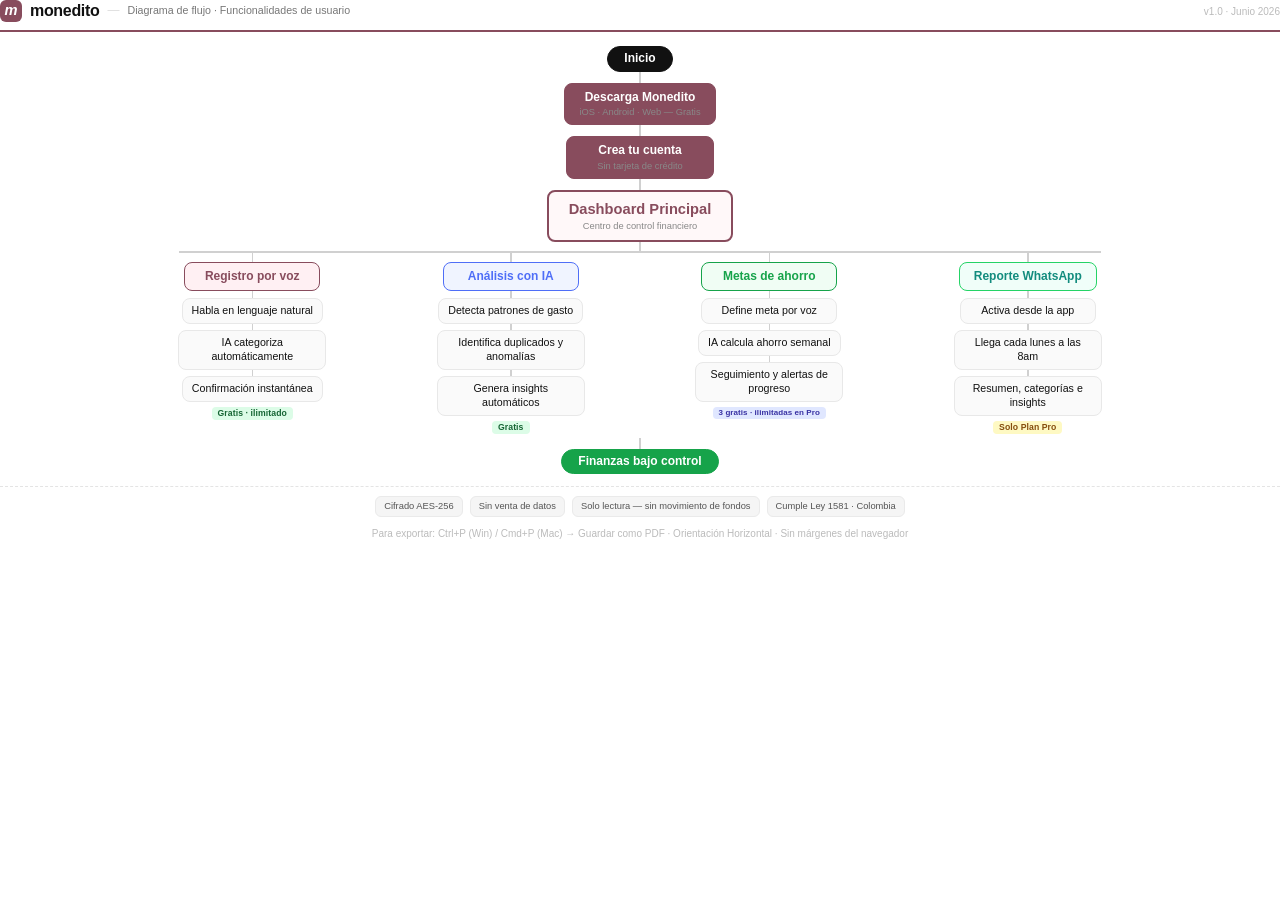
<file: diagrama-flujo.html>
<!DOCTYPE html>
<html lang="es">
<head>
  <meta charset="UTF-8" />
  <title>Monedito — Diagrama de flujo</title>
  <style>
    @page { size: A4 landscape; margin: 1.2cm 1.5cm; }

    *, *::before, *::after { box-sizing: border-box; margin: 0; padding: 0; }

    body {
      font-family: -apple-system, BlinkMacSystemFont, 'Segoe UI', Helvetica, Arial, sans-serif;
      font-size: 9pt;
      line-height: 1.3;
      color: #111;
      background: #fff;
    }

    /* ── Header ─────────────────────────────── */
    .hdr {
      display: flex;
      align-items: center;
      gap: 8px;
      padding-bottom: 8px;
      border-bottom: 2px solid #884c5d;
      margin-bottom: 14px;
    }
    .hdr__mark {
      width: 22px; height: 22px;
      background: #884c5d;
      border-radius: 6px;
      display: flex; align-items: center; justify-content: center;
      color: #fff; font-weight: 800; font-size: 11pt; font-style: italic;
      flex-shrink: 0;
    }
    .hdr__name  { font-size: 12pt; font-weight: 700; letter-spacing: -.02em; }
    .hdr__sep   { color: #ddd; }
    .hdr__sub   { font-size: 8pt; color: #777; }
    .hdr__date  { margin-left: auto; font-size: 7.5pt; color: #bbb; }

    /* ── Diagram shell ───────────────────────── */
    .diagram {
      display: flex;
      flex-direction: column;
      align-items: center;
    }

    /* ── Connector lines ─────────────────────── */
    .vline {
      width: 1.5px;
      background: #d0d0d0;
      margin: 0 auto;
    }

    /* ── Nodes ───────────────────────────────── */
    .box {
      display: flex;
      flex-direction: column;
      align-items: center;
      justify-content: center;
      text-align: center;
      border-radius: 8px;
      border: 1.5px solid #e0e0e0;
      padding: 6px 14px;
      background: #fff;
    }
    .box__t { font-weight: 600; font-size: 9pt; }
    .box__s { font-size: 7pt; color: #888; margin-top: 1px; font-weight: 400; }

    .box--pill   { border-radius: 99px; }
    .box--start  { background: #111; border-color: #111; color: #fff; padding: 4px 16px; }
    .box--main   { background: #884c5d; border-color: #884c5d; color: #fff; min-width: 148px; }
    .box--hub    {
      border: 2px solid #884c5d;
      background: #fff8f9;
      color: #884c5d;
      min-width: 172px;
      padding: 8px 20px;
    }
    .box--hub .box__t { font-size: 11pt; font-weight: 700; }

    .box--voice  { border-color: #884c5d; background: #fff0f3; color: #884c5d; }
    .box--ai     { border-color: #4f6ef7; background: #f0f4ff; color: #4f6ef7; }
    .box--goals  { border-color: #16a34a; background: #f0fdf4; color: #16a34a; }
    .box--wa     { border-color: #25d366; background: #f0fef9; color: #128c7e; }

    .box--mini {
      background: #fafafa;
      border-color: #e8e8e8;
      min-width: 136px;
      max-width: 148px;
      padding: 5px 9px;
    }
    .box--mini .box__t { font-size: 8pt; font-weight: 500; }

    .box--end { background: #16a34a; border-color: #16a34a; color: #fff; padding: 4px 16px; }

    /* ── Fork from hub ───────────────────────── */
    /* Horizontal bar + 4 individual drops */
    .fork-wrap {
      display: flex;
      flex-direction: column;
      align-items: center;
      width: 100%;
    }
    .fork-bar {
      /* horizontal spanning line */
      width: 72%;          /* visually bridges the 4 columns */
      height: 1.5px;
      background: #d0d0d0;
    }
    .fork-drops {
      display: grid;
      grid-template-columns: repeat(4, 1fr);
      gap: 10px;
      width: 80%;
    }
    .fork-drop {
      display: flex;
      justify-content: center;
    }

    /* ── Branches grid ───────────────────────── */
    .branches {
      display: grid;
      grid-template-columns: repeat(4, 1fr);
      gap: 10px;
      width: 80%;
      align-items: start;
    }
    .branch {
      display: flex;
      flex-direction: column;
      align-items: center;
    }

    /* ── Badges ──────────────────────────────── */
    .badge {
      display: inline-block;
      font-size: 6.5pt;
      font-weight: 600;
      padding: 1px 6px;
      border-radius: 4px;
      margin-top: 5px;
      letter-spacing: .01em;
    }
    .badge--free { background: #dcfce7; color: #166534; }
    .badge--pro  { background: #fef9c3; color: #854d0e; }
    .badge--mix  { background: #e0e7ff; color: #3730a3; font-size: 6pt; }

    /* ── Security strip ──────────────────────── */
    .sec-strip {
      display: flex;
      gap: 7px;
      margin-top: 12px;
      padding-top: 9px;
      border-top: 1px dashed #e4e4e4;
      width: 100%;
      justify-content: center;
      flex-wrap: wrap;
    }
    .sec-pill {
      font-size: 7pt;
      color: #555;
      background: #f5f5f5;
      border: 1px solid #eaeaea;
      border-radius: 6px;
      padding: 3px 8px;
    }

    /* ── Print hint (screen only) ────────────── */
    .hint {
      margin-top: 10px;
      font-size: 7.5pt;
      color: #bbb;
      text-align: center;
    }
    @media print { .hint { display: none; } }
  </style>
</head>
<body>

<div class="hdr">
  <div class="hdr__mark">m</div>
  <span class="hdr__name">monedito</span>
  <span class="hdr__sep">—</span>
  <span class="hdr__sub">Diagrama de flujo · Funcionalidades de usuario</span>
  <span class="hdr__date">v1.0 · Junio 2026</span>
</div>

<div class="diagram">

  <!-- START -->
  <div class="box box--pill box--start"><span class="box__t">Inicio</span></div>
  <div class="vline" style="height:11px"></div>

  <!-- Download -->
  <div class="box box--main">
    <span class="box__t">Descarga Monedito</span>
    <span class="box__s">iOS · Android · Web — Gratis</span>
  </div>
  <div class="vline" style="height:11px"></div>

  <!-- Account -->
  <div class="box box--main">
    <span class="box__t">Crea tu cuenta</span>
    <span class="box__s">Sin tarjeta de crédito</span>
  </div>
  <div class="vline" style="height:11px"></div>

  <!-- Hub -->
  <div class="box box--hub">
    <span class="box__t">Dashboard Principal</span>
    <span class="box__s">Centro de control financiero</span>
  </div>

  <!-- Fork: stem → horizontal bar → 4 drops -->
  <div class="fork-wrap">
    <div class="vline" style="height:9px"></div>
    <div class="fork-bar"></div>
    <div class="fork-drops">
      <div class="fork-drop"><div class="vline" style="height:9px"></div></div>
      <div class="fork-drop"><div class="vline" style="height:9px"></div></div>
      <div class="fork-drop"><div class="vline" style="height:9px"></div></div>
      <div class="fork-drop"><div class="vline" style="height:9px"></div></div>
    </div>
  </div>

  <!-- Branches -->
  <div class="branches">

    <!-- Voice -->
    <div class="branch">
      <div class="box box--voice" style="min-width:136px;max-width:148px">
        <span class="box__t">Registro por voz</span>
      </div>
      <div class="vline" style="height:7px"></div>
      <div class="box box--mini"><span class="box__t">Habla en lenguaje natural</span></div>
      <div class="vline" style="height:6px"></div>
      <div class="box box--mini"><span class="box__t">IA categoriza automáticamente</span></div>
      <div class="vline" style="height:6px"></div>
      <div class="box box--mini"><span class="box__t">Confirmación instantánea</span></div>
      <span class="badge badge--free">Gratis · ilimitado</span>
    </div>

    <!-- AI -->
    <div class="branch">
      <div class="box box--ai" style="min-width:136px;max-width:148px">
        <span class="box__t">Análisis con IA</span>
      </div>
      <div class="vline" style="height:7px"></div>
      <div class="box box--mini"><span class="box__t">Detecta patrones de gasto</span></div>
      <div class="vline" style="height:6px"></div>
      <div class="box box--mini"><span class="box__t">Identifica duplicados y anomalías</span></div>
      <div class="vline" style="height:6px"></div>
      <div class="box box--mini"><span class="box__t">Genera insights automáticos</span></div>
      <span class="badge badge--free">Gratis</span>
    </div>

    <!-- Goals -->
    <div class="branch">
      <div class="box box--goals" style="min-width:136px;max-width:148px">
        <span class="box__t">Metas de ahorro</span>
      </div>
      <div class="vline" style="height:7px"></div>
      <div class="box box--mini"><span class="box__t">Define meta por voz</span></div>
      <div class="vline" style="height:6px"></div>
      <div class="box box--mini"><span class="box__t">IA calcula ahorro semanal</span></div>
      <div class="vline" style="height:6px"></div>
      <div class="box box--mini"><span class="box__t">Seguimiento y alertas de progreso</span></div>
      <span class="badge badge--mix">3 gratis · ilimitadas en Pro</span>
    </div>

    <!-- WhatsApp -->
    <div class="branch">
      <div class="box box--wa" style="min-width:136px;max-width:148px">
        <span class="box__t">Reporte WhatsApp</span>
      </div>
      <div class="vline" style="height:7px"></div>
      <div class="box box--mini"><span class="box__t">Activa desde la app</span></div>
      <div class="vline" style="height:6px"></div>
      <div class="box box--mini"><span class="box__t">Llega cada lunes a las 8am</span></div>
      <div class="vline" style="height:6px"></div>
      <div class="box box--mini"><span class="box__t">Resumen, categorías e insights</span></div>
      <span class="badge badge--pro">Solo Plan Pro</span>
    </div>

  </div>

  <!-- End -->
  <div class="vline" style="height:11px;margin-top:4px"></div>
  <div class="box box--pill box--end"><span class="box__t">Finanzas bajo control</span></div>

  <!-- Security -->
  <div class="sec-strip">
    <div class="sec-pill">Cifrado AES-256</div>
    <div class="sec-pill">Sin venta de datos</div>
    <div class="sec-pill">Solo lectura — sin movimiento de fondos</div>
    <div class="sec-pill">Cumple Ley 1581 · Colombia</div>
  </div>

</div>

<p class="hint">
  Para exportar: Ctrl+P (Win) / Cmd+P (Mac) → Guardar como PDF · Orientación Horizontal · Sin márgenes del navegador
</p>

</body>
</html>
</file>
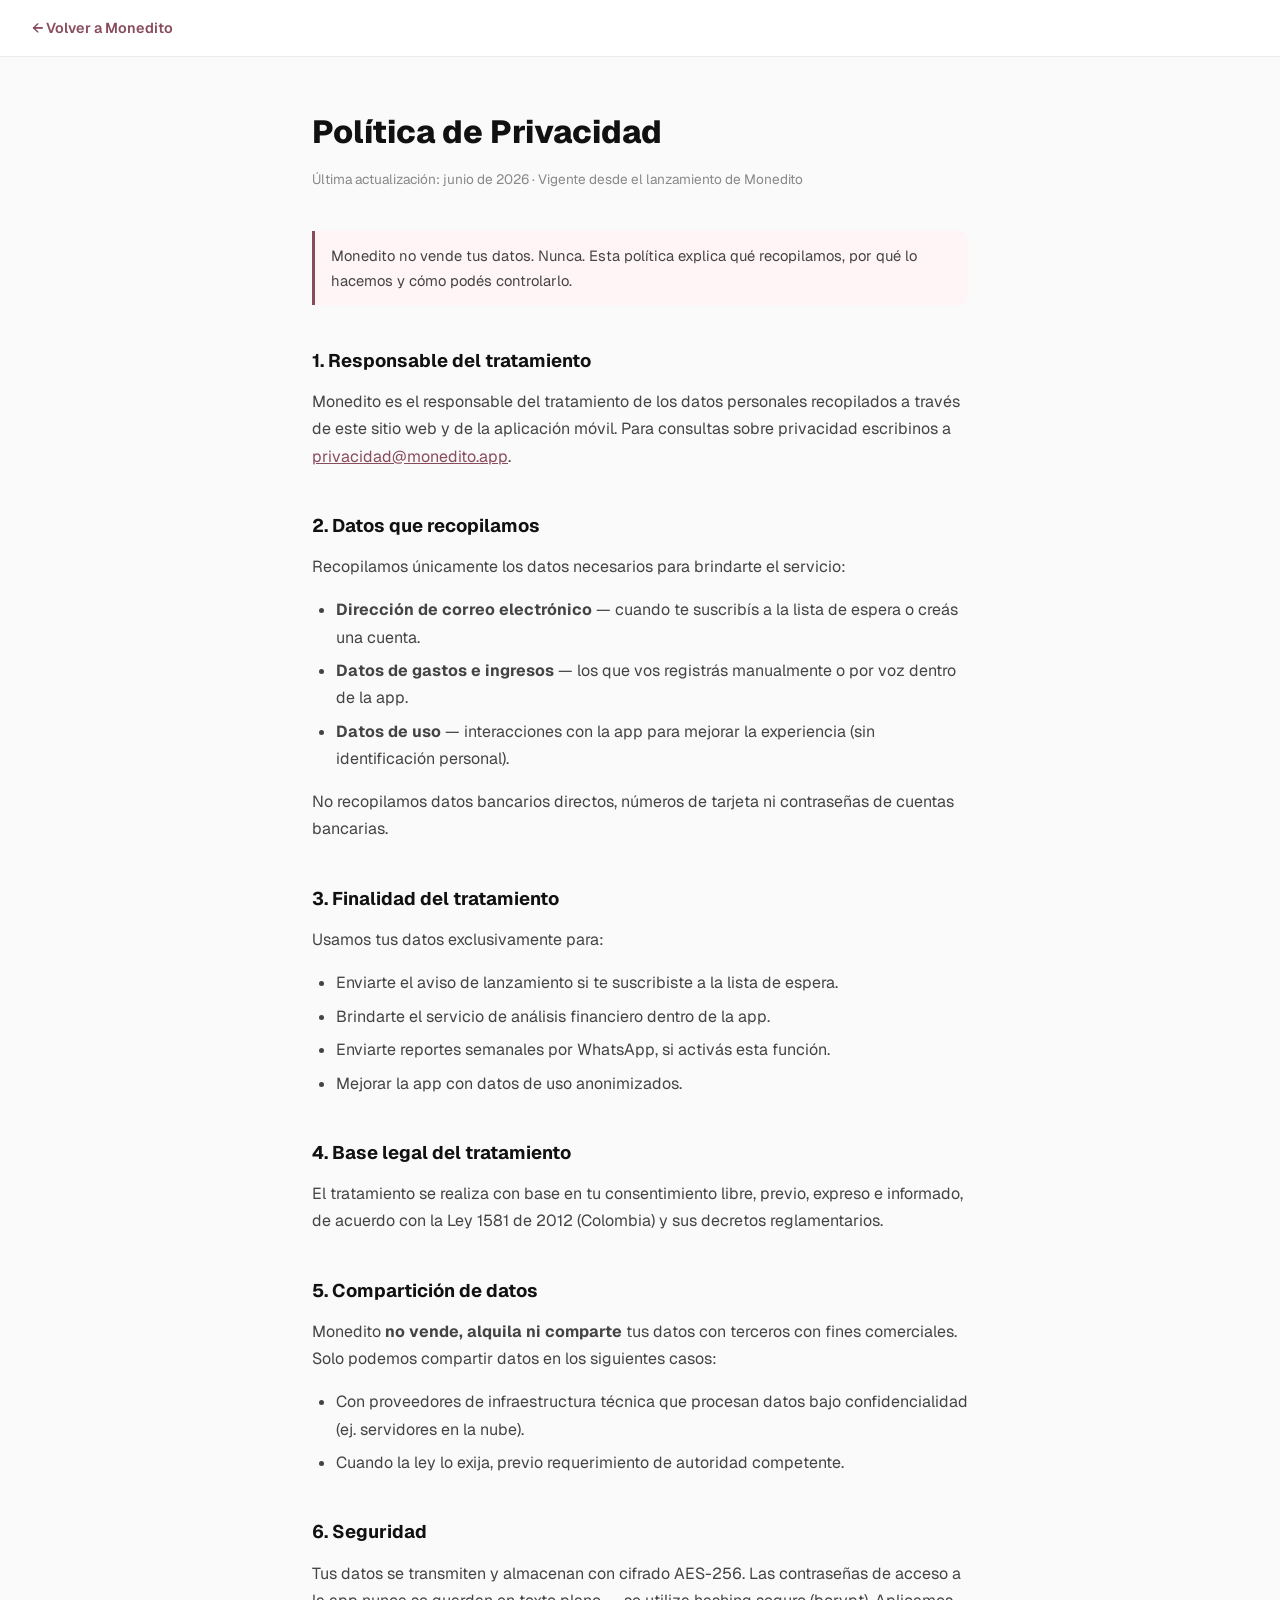
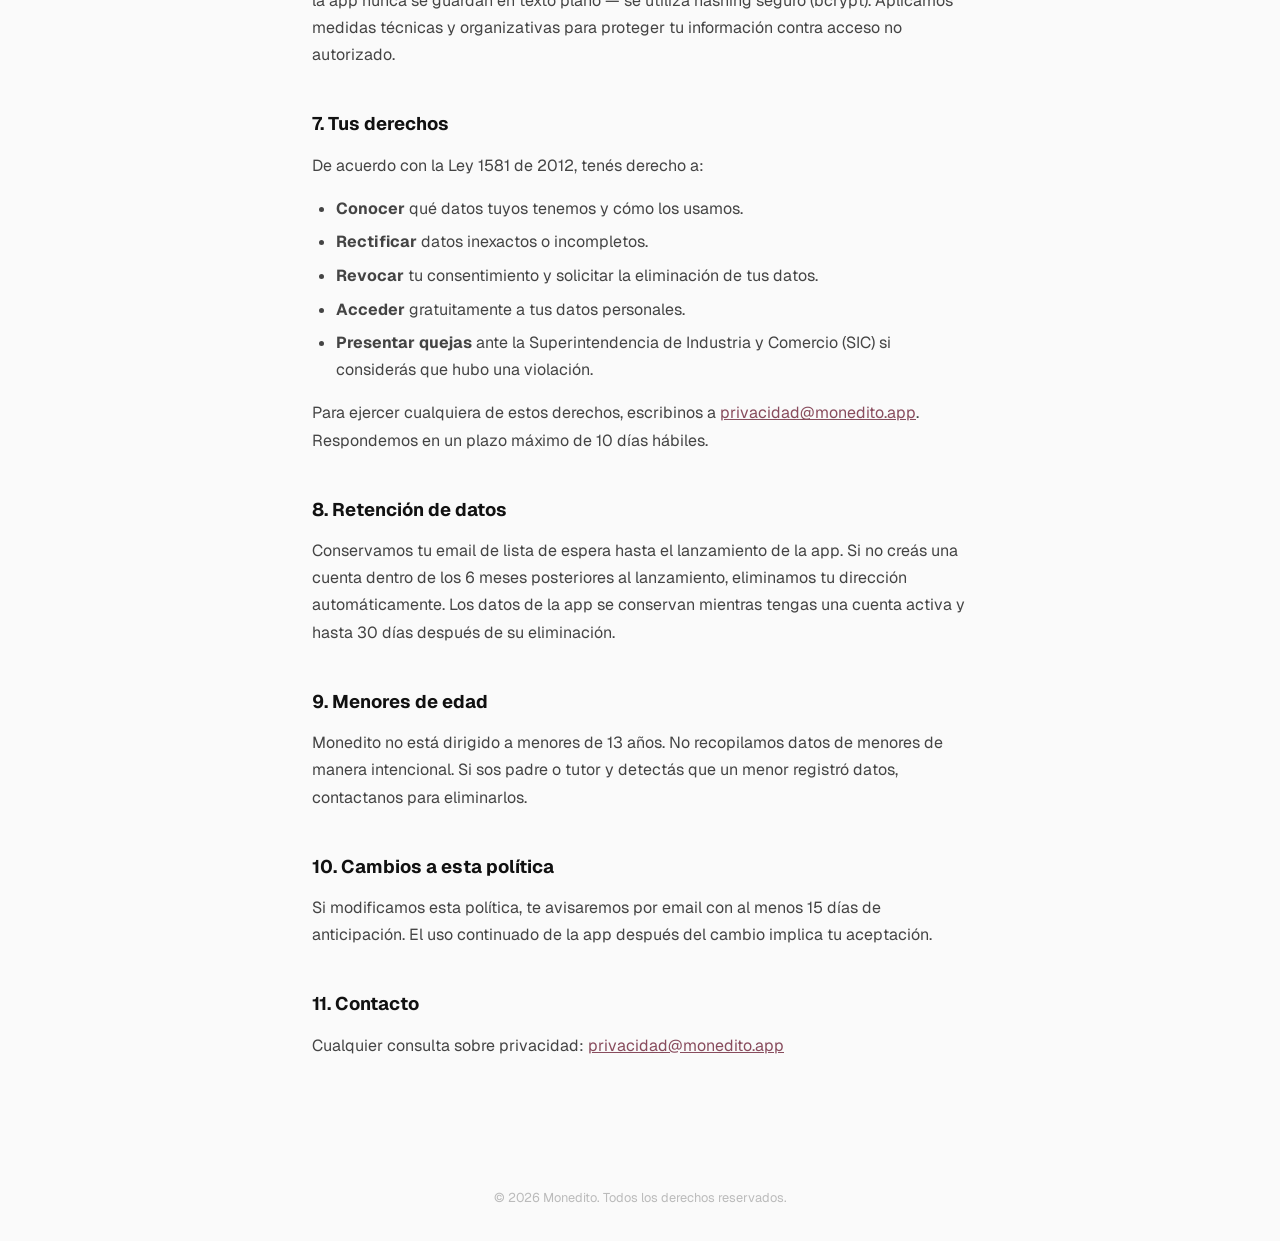
<file: privacy.html>
<!DOCTYPE html>
<html lang="es">
<head>
  <meta charset="UTF-8" />
  <meta name="viewport" content="width=device-width, initial-scale=1.0" />
  <title>Política de Privacidad — Monedito</title>
  <meta name="robots" content="noindex" />
  <link rel="icon" type="image/png" href="logo.png" />
  <link rel="preconnect" href="https://fonts.googleapis.com" />
  <link rel="preconnect" href="https://fonts.gstatic.com" crossorigin />
  <link href="https://fonts.googleapis.com/css2?family=Geist:wght@300;400;500;600;700&display=swap" rel="stylesheet" />
  <style>
    *, *::before, *::after { box-sizing: border-box; margin: 0; padding: 0; }
    body {
      font-family: 'Geist', system-ui, sans-serif;
      color: #1a1a2a;
      background: #fafafa;
      line-height: 1.7;
      font-size: 1rem;
    }
    .nav {
      position: sticky; top: 0;
      background: #fff;
      border-bottom: 1px solid #ececec;
      padding: 1rem 2rem;
      display: flex;
      align-items: center;
      gap: 1rem;
    }
    .nav a { color: #884c5d; text-decoration: none; font-weight: 600; font-size: .9rem; }
    .nav a:hover { text-decoration: underline; }
    .wrap {
      max-width: 720px;
      margin: 0 auto;
      padding: 3rem 2rem 5rem;
    }
    h1 { font-size: 2rem; font-weight: 800; margin-bottom: .5rem; color: #111; }
    .meta { font-size: .85rem; color: #888; margin-bottom: 2.5rem; }
    h2 { font-size: 1.15rem; font-weight: 700; color: #111; margin-top: 2.5rem; margin-bottom: .75rem; }
    p { color: #444; margin-bottom: 1rem; }
    ul { padding-left: 1.5rem; color: #444; margin-bottom: 1rem; }
    li { margin-bottom: .4rem; }
    a { color: #884c5d; }
    .highlight {
      background: #fff5f7;
      border-left: 3px solid #884c5d;
      padding: .75rem 1rem;
      border-radius: 0 8px 8px 0;
      margin: 1.5rem 0;
      font-size: .92rem;
      color: #444;
    }
    footer { text-align: center; padding: 2rem; font-size: .8rem; color: #bbb; }
  </style>
</head>
<body>

<nav class="nav">
  <a href="index.html">← Volver a Monedito</a>
</nav>

<div class="wrap">
  <h1>Política de Privacidad</h1>
  <p class="meta">Última actualización: junio de 2026 · Vigente desde el lanzamiento de Monedito</p>

  <div class="highlight">
    Monedito no vende tus datos. Nunca. Esta política explica qué recopilamos, por qué lo hacemos y cómo podés controlarlo.
  </div>

  <h2>1. Responsable del tratamiento</h2>
  <p>Monedito es el responsable del tratamiento de los datos personales recopilados a través de este sitio web y de la aplicación móvil. Para consultas sobre privacidad escribinos a <a href="mailto:privacidad@monedito.app">privacidad@monedito.app</a>.</p>

  <h2>2. Datos que recopilamos</h2>
  <p>Recopilamos únicamente los datos necesarios para brindarte el servicio:</p>
  <ul>
    <li><strong>Dirección de correo electrónico</strong> — cuando te suscribís a la lista de espera o creás una cuenta.</li>
    <li><strong>Datos de gastos e ingresos</strong> — los que vos registrás manualmente o por voz dentro de la app.</li>
    <li><strong>Datos de uso</strong> — interacciones con la app para mejorar la experiencia (sin identificación personal).</li>
  </ul>
  <p>No recopilamos datos bancarios directos, números de tarjeta ni contraseñas de cuentas bancarias.</p>

  <h2>3. Finalidad del tratamiento</h2>
  <p>Usamos tus datos exclusivamente para:</p>
  <ul>
    <li>Enviarte el aviso de lanzamiento si te suscribiste a la lista de espera.</li>
    <li>Brindarte el servicio de análisis financiero dentro de la app.</li>
    <li>Enviarte reportes semanales por WhatsApp, si activás esta función.</li>
    <li>Mejorar la app con datos de uso anonimizados.</li>
  </ul>

  <h2>4. Base legal del tratamiento</h2>
  <p>El tratamiento se realiza con base en tu consentimiento libre, previo, expreso e informado, de acuerdo con la Ley 1581 de 2012 (Colombia) y sus decretos reglamentarios.</p>

  <h2>5. Compartición de datos</h2>
  <p>Monedito <strong>no vende, alquila ni comparte</strong> tus datos con terceros con fines comerciales. Solo podemos compartir datos en los siguientes casos:</p>
  <ul>
    <li>Con proveedores de infraestructura técnica que procesan datos bajo confidencialidad (ej. servidores en la nube).</li>
    <li>Cuando la ley lo exija, previo requerimiento de autoridad competente.</li>
  </ul>

  <h2>6. Seguridad</h2>
  <p>Tus datos se transmiten y almacenan con cifrado AES-256. Las contraseñas de acceso a la app nunca se guardan en texto plano — se utiliza hashing seguro (bcrypt). Aplicamos medidas técnicas y organizativas para proteger tu información contra acceso no autorizado.</p>

  <h2>7. Tus derechos</h2>
  <p>De acuerdo con la Ley 1581 de 2012, tenés derecho a:</p>
  <ul>
    <li><strong>Conocer</strong> qué datos tuyos tenemos y cómo los usamos.</li>
    <li><strong>Rectificar</strong> datos inexactos o incompletos.</li>
    <li><strong>Revocar</strong> tu consentimiento y solicitar la eliminación de tus datos.</li>
    <li><strong>Acceder</strong> gratuitamente a tus datos personales.</li>
    <li><strong>Presentar quejas</strong> ante la Superintendencia de Industria y Comercio (SIC) si considerás que hubo una violación.</li>
  </ul>
  <p>Para ejercer cualquiera de estos derechos, escribinos a <a href="mailto:privacidad@monedito.app">privacidad@monedito.app</a>. Respondemos en un plazo máximo de 10 días hábiles.</p>

  <h2>8. Retención de datos</h2>
  <p>Conservamos tu email de lista de espera hasta el lanzamiento de la app. Si no creás una cuenta dentro de los 6 meses posteriores al lanzamiento, eliminamos tu dirección automáticamente. Los datos de la app se conservan mientras tengas una cuenta activa y hasta 30 días después de su eliminación.</p>

  <h2>9. Menores de edad</h2>
  <p>Monedito no está dirigido a menores de 13 años. No recopilamos datos de menores de manera intencional. Si sos padre o tutor y detectás que un menor registró datos, contactanos para eliminarlos.</p>

  <h2>10. Cambios a esta política</h2>
  <p>Si modificamos esta política, te avisaremos por email con al menos 15 días de anticipación. El uso continuado de la app después del cambio implica tu aceptación.</p>

  <h2>11. Contacto</h2>
  <p>Cualquier consulta sobre privacidad: <a href="mailto:privacidad@monedito.app">privacidad@monedito.app</a></p>
</div>

<footer>© 2026 Monedito. Todos los derechos reservados.</footer>

</body>
</html>
</file>
<file: styles.css>
/* ══════════════════════════════════════════════════════════════
   MONEDITO — styles.css
   Dark & Editorial. Built from scratch.
   Inspired by Vercel / Linear / Stripe, with its own personality.
══════════════════════════════════════════════════════════════ */

/* ─────────────────────────────────────────────
   1. TOKENS
───────────────────────────────────────────── */
:root {
  /* Brand */
  --brand:        #884c5d;
  --brand-lite:   #ffb3c6;
  --brand-deep:   #5e3340;
  --glow:         rgba(136, 76, 93, .6);

  /* Surfaces */
  --hero-bg:      #080812;
  --surface:      #ffffff;
  --surface-alt:  #f7f7f5;
  --surface-dark: #080812;
  --footer-bg:    #0d0d0d;

  /* Text */
  --text:         #111111;
  --text-2:       #666666;
  --text-3:       #9a9a9a;
  --text-dark:    #fafafa;
  --text-dark-2:  rgba(250, 250, 250, .62);

  /* Lines */
  --line:         rgba(0, 0, 0, .08);
  --line-dark:    rgba(255, 255, 255, .1);

  /* Mode (gastos / ingresos) accent */
  --accent:       #f87171;
  --accent-2:     #fca5a5;

  /* Radii */
  --r-sm: 12px;
  --r-md: 18px;
  --r-lg: 28px;
  --r-xl: 40px;

  /* Type */
  --font: 'Geist', system-ui, -apple-system, 'Segoe UI', sans-serif;

  /* Motion */
  --ease: cubic-bezier(.22, 1, .36, 1);
  --dur:  .55s;
}

/* THEME: blue */
[data-theme="blue"] {
  --brand:      #2f6df6;
  --brand-lite: #9ec0ff;
  --brand-deep: #1c47a8;
  --glow:       rgba(47, 109, 246, .55);
}

/* THEME: dark — entire page goes dark */
[data-theme="dark"] {
  --surface:      #0c0c14;
  --surface-alt:  #11111c;
  --text:         #fafafa;
  --text-2:       #a0a0b0;
  --text-3:       #6e6e80;
  --line:         rgba(255, 255, 255, .1);
}

/* MODE: ingresos — green accent */
[data-mode="ingresos"] {
  --accent:   #4ade80;
  --accent-2: #86efac;
}

/* ─────────────────────────────────────────────
   2. RESET
───────────────────────────────────────────── */
*, *::before, *::after { box-sizing: border-box; margin: 0; padding: 0; }

html { scroll-behavior: smooth; -webkit-text-size-adjust: 100%; }

body {
  font-family: var(--font);
  color: var(--text);
  background: var(--surface);
  line-height: 1.6;
  -webkit-font-smoothing: antialiased;
  text-rendering: optimizeLegibility;
  overflow-x: hidden;
  transition: background .5s var(--ease), color .5s var(--ease);
}

img { max-width: 100%; display: block; }
a   { color: inherit; text-decoration: none; }
ul  { list-style: none; }
button { font-family: inherit; cursor: pointer; border: none; background: none; color: inherit; }

.theme-transitioning,
.theme-transitioning * {
  transition: background-color .6s var(--ease), color .6s var(--ease),
              border-color .6s var(--ease), fill .6s var(--ease) !important;
}

/* ─────────────────────────────────────────────
   3. LAYOUT HELPERS
───────────────────────────────────────────── */
.wrap {
  width: 100%;
  max-width: 1200px;
  margin-inline: auto;
  padding-inline: clamp(1.25rem, 4vw, 3rem);
}

.eyebrow {
  display: inline-flex;
  align-items: center;
  gap: .5rem;
  font-size: .8rem;
  font-weight: 600;
  letter-spacing: .04em;
  text-transform: uppercase;
}

.sec-tag {
  display: inline-block;
  font-size: .8rem;
  font-weight: 600;
  letter-spacing: .08em;
  text-transform: uppercase;
  color: var(--brand);
  margin-bottom: 1.25rem;
}

h1, h2, h3 { line-height: 1.04; }

h2 {
  font-size: clamp(2.5rem, 5vw, 4.5rem);
  font-weight: 700;
  letter-spacing: -.04em;
}

h3 {
  font-size: 1.375rem;
  font-weight: 600;
  letter-spacing: -.01em;
}

.lead {
  font-size: 1.0625rem;
  line-height: 1.75;
  color: var(--text-2);
}

.text-grad {
  background: linear-gradient(120deg, var(--brand), var(--brand-lite));
  -webkit-background-clip: text;
  background-clip: text;
  color: transparent;
}

/* ─────────────────────────────────────────────
   4. BUTTONS
───────────────────────────────────────────── */
.btn {
  display: inline-flex;
  align-items: center;
  justify-content: center;
  gap: .5rem;
  font-size: .95rem;
  font-weight: 600;
  padding: .8rem 1.5rem;
  border-radius: 100px;
  transition: transform .25s var(--ease), box-shadow .3s var(--ease), background .3s var(--ease);
}
.btn:active { transform: scale(.97); }

.btn--primary {
  background: var(--brand);
  color: #fff;
  box-shadow: 0 8px 30px -8px var(--glow);
}
.btn--primary:hover { transform: translateY(-2px); box-shadow: 0 14px 40px -8px var(--glow); }

.btn--ghost {
  border: 1px solid var(--line);
  color: var(--text);
}
.btn--ghost:hover { border-color: var(--brand); color: var(--brand); }

/* Store buttons (dark) */
.store {
  display: inline-flex;
  align-items: center;
  gap: .7rem;
  padding: .75rem 1.4rem;
  border-radius: 14px;
  background: rgba(255, 255, 255, .06);
  border: 1px solid rgba(255, 255, 255, .12);
  color: #fff;
  backdrop-filter: blur(10px);
  transition: transform .25s var(--ease), background .25s var(--ease), border-color .25s var(--ease);
}
.store:hover { transform: translateY(-2px); background: rgba(255, 255, 255, .11); border-color: rgba(255,255,255,.25); }
.store svg { flex: none; }
.store div { display: flex; flex-direction: column; line-height: 1.15; text-align: left; }
.store small { font-size: .68rem; opacity: .65; }
.store strong { font-size: 1rem; font-weight: 600; }

/* store light variant for CTA */
.store--light {
  background: rgba(255, 255, 255, .95);
  border-color: transparent;
  color: #111;
}
.store--light:hover { background: #fff; }
.store--light small { opacity: .55; }

/* ─────────────────────────────────────────────
   5. NAV
───────────────────────────────────────────── */
.nav {
  position: fixed;
  inset: 0 0 auto 0;
  z-index: 100;
  height: 72px;
  display: flex;
  align-items: center;
  transition: background .4s var(--ease), backdrop-filter .4s var(--ease),
              border-color .4s var(--ease), box-shadow .4s var(--ease);
  border-bottom: 1px solid transparent;
}
.nav__inner {
  width: 100%;
  max-width: 1200px;
  margin-inline: auto;
  padding-inline: clamp(1.25rem, 4vw, 3rem);
  display: flex;
  align-items: center;
  justify-content: space-between;
}

/* scrolled state */
.nav.scrolled {
  background: rgba(255, 255, 255, .8);
  backdrop-filter: blur(18px) saturate(160%);
  border-bottom-color: var(--line);
}
[data-theme="dark"] .nav.scrolled { background: rgba(12, 12, 20, .8); }

.brand {
  display: inline-flex;
  align-items: center;
  gap: .55rem;
  font-size: 1.3rem;
  font-weight: 700;
  letter-spacing: -.03em;
  color: #fff;
  transition: color .4s var(--ease);
}
.nav.scrolled .brand { color: var(--text); }

.brand__mark {
  width: 30px; height: 30px;
  border-radius: 9px;
  background: linear-gradient(135deg, var(--brand), var(--brand-lite));
  display: grid; place-items: center;
  color: #fff;
  box-shadow: 0 4px 14px -4px var(--glow);
  flex: none;
}
.brand__mark svg { width: 17px; height: 17px; }

.nav__links {
  display: flex;
  align-items: center;
  gap: 2.2rem;
}
.nav__links a {
  font-size: .95rem;
  font-weight: 500;
  color: rgba(255, 255, 255, .78);
  transition: color .3s var(--ease);
}
.nav__links a:hover { color: #fff; }
.nav.scrolled .nav__links a { color: var(--text-2); }
.nav.scrolled .nav__links a:hover { color: var(--text); }

.nav__right { display: flex; align-items: center; gap: 1rem; }

.nav__cta {
  background: #fff;
  color: #111;
  padding: .6rem 1.3rem;
  border-radius: 100px;
  font-size: .9rem;
  font-weight: 600;
  transition: transform .25s var(--ease), box-shadow .25s var(--ease);
}
.nav__cta:hover { transform: translateY(-2px); box-shadow: 0 10px 26px -10px rgba(0,0,0,.4); }
.nav.scrolled .nav__cta { background: var(--brand); color: #fff; }

.nav__burger {
  display: none;
  width: 42px; height: 42px;
  border-radius: 11px;
  flex-direction: column;
  align-items: center;
  justify-content: center;
  gap: 5px;
}
.nav__burger span {
  width: 20px; height: 2px;
  background: #fff;
  border-radius: 2px;
  transition: background .3s;
}
.nav.scrolled .nav__burger span { background: var(--text); }

/* Mobile menu */
.mobile-menu {
  position: fixed;
  inset: 72px 0 auto 0;
  z-index: 99;
  background: rgba(8, 8, 18, .96);
  backdrop-filter: blur(20px);
  border-bottom: 1px solid var(--line-dark);
  padding: 1.5rem clamp(1.25rem, 4vw, 3rem) 2rem;
  display: flex;
  flex-direction: column;
  gap: .35rem;
  transform: translateY(-120%);
  opacity: 0;
  pointer-events: none;
  transition: transform .45s var(--ease), opacity .45s var(--ease);
}
.mobile-menu.open { transform: translateY(0); opacity: 1; pointer-events: auto; }
.mobile-menu a {
  color: rgba(255,255,255,.85);
  font-size: 1.15rem;
  font-weight: 500;
  padding: .9rem 0;
  border-bottom: 1px solid var(--line-dark);
}
.mobile-menu .btn { margin-top: 1.25rem; }

/* ─────────────────────────────────────────────
   6. HERO
───────────────────────────────────────────── */
.hero {
  position: relative;
  background: var(--hero-bg);
  color: var(--text-dark);
  min-height: 100vh;
  display: flex;
  align-items: center;
  padding: 120px 0 80px;
  overflow: hidden;
}

/* glow orbs */
.orb {
  position: absolute;
  border-radius: 50%;
  filter: blur(120px);
  pointer-events: none;
  z-index: 0;
  will-change: transform;
}
.orb--1 {
  width: 540px; height: 540px;
  top: -140px; right: -80px;
  background: var(--glow);
  opacity: .38;
}
.orb--2 {
  width: 460px; height: 460px;
  bottom: -180px; left: -120px;
  background: var(--brand-lite);
  opacity: .22;
}
.orb--3 {
  width: 360px; height: 360px;
  top: 40%; left: 45%;
  background: var(--brand);
  opacity: .18;
}

.hero__grid {
  position: relative;
  z-index: 2;
  display: grid;
  grid-template-columns: 1.15fr .85fr;
  gap: clamp(2rem, 5vw, 5rem);
  align-items: center;
}

.hero__eyebrow {
  color: var(--brand-lite);
  background: rgba(255, 255, 255, .05);
  border: 1px solid rgba(255, 255, 255, .12);
  padding: .45rem 1rem;
  border-radius: 100px;
  margin-bottom: 2rem;
}
.hero__eyebrow .dot {
  width: 7px; height: 7px;
  border-radius: 50%;
  background: var(--brand-lite);
  box-shadow: 0 0 12px var(--brand-lite);
  animation: pulse-dot 2s infinite;
}
@keyframes pulse-dot { 0%,100% { opacity: 1; } 50% { opacity: .35; } }

.hero h1 {
  font-size: clamp(4.5rem, 10vw, 8rem);
  font-weight: 800;
  letter-spacing: -.06em;
  margin-bottom: 1.75rem;
}
.hero h1 .text-grad {
  background: linear-gradient(120deg, var(--brand-lite), #fff);
  -webkit-background-clip: text; background-clip: text; color: transparent;
}

.hero__sub {
  font-size: 1.2rem;
  line-height: 1.65;
  color: var(--text-dark-2);
  max-width: 32ch;
  margin-bottom: 2.5rem;
}

.hero__stores {
  display: flex;
  flex-wrap: wrap;
  gap: .9rem;
  margin-bottom: 2.5rem;
}

/* Voice button */
.voice-wrap {
  display: flex;
  align-items: center;
  gap: 1rem;
}
.voice-btn {
  position: relative;
  width: 84px; height: 84px;
  border-radius: 50%;
  background: linear-gradient(135deg, var(--brand), var(--brand-deep));
  display: grid; place-items: center;
  color: #fff;
  flex: none;
  box-shadow: 0 12px 40px -8px var(--glow);
  transition: transform .3s var(--ease);
}
.voice-btn:hover { transform: scale(1.06); }
.voice-btn:active { transform: scale(.97); }
.voice-btn svg { width: 34px; height: 34px; position: relative; z-index: 2; }

.v-ring {
  position: absolute;
  inset: 0;
  border-radius: 50%;
  border: 2px solid var(--brand-lite);
  opacity: 0;
  animation: v-ripple 2.6s var(--ease) infinite;
}
.v-ring:nth-child(2) { animation-delay: .8s; }
.v-ring:nth-child(3) { animation-delay: 1.6s; }
@keyframes v-ripple {
  0%   { transform: scale(1);   opacity: .7; }
  100% { transform: scale(2.1); opacity: 0;  }
}
.voice-hint {
  display: flex;
  flex-direction: column;
  line-height: 1.3;
  text-align: left;
}
.voice-hint strong { font-size: .95rem; color: #fff; }
.voice-hint span   { font-size: .82rem; color: var(--text-dark-2); }

/* ─────────────────────────────────────────────
   7. IPHONE MOCKUP  (+ swipe states)
───────────────────────────────────────────── */
.hero__visual { display: flex; justify-content: center; }

.iphone-mockup {
  position: relative;
  width: 300px;
  height: 620px;
  background: #0a0a12;
  border-radius: 46px;
  padding: 12px;
  box-shadow:
    0 0 0 11px #16161f,
    0 0 0 13px #2a2a35,
    0 50px 90px -30px rgba(0, 0, 0, .8),
    0 0 80px -20px var(--glow);
  flex: none;
}
.iphone-island {
  position: absolute;
  top: 22px; left: 50%;
  transform: translateX(-50%);
  width: 96px; height: 26px;
  background: #000;
  border-radius: 100px;
  z-index: 6;
}
.iphone-screen {
  position: relative;
  width: 100%; height: 100%;
  background: #fbf7f8;
  border-radius: 36px;
  overflow: hidden;
  padding: 56px 20px 22px;
}
[data-mode="ingresos"] .iphone-screen { background: #f6fcf8; }
.iphone-home-bar {
  position: absolute;
  bottom: 8px; left: 50%;
  transform: translateX(-50%);
  width: 110px; height: 5px;
  background: rgba(0,0,0,.25);
  border-radius: 100px;
  z-index: 6;
}

/* swipe states */
.sw-state { transition: opacity .45s var(--ease), transform .45s var(--ease); }
.sw-state--ingresos {
  position: absolute;
  inset: 56px 20px 22px;
  opacity: 0;
  transform: translateY(8px);
  pointer-events: none;
}
[data-mode="ingresos"] .sw-state--gastos {
  opacity: 0;
  transform: translateY(-8px);
  pointer-events: none;
}
[data-mode="ingresos"] .sw-state--ingresos {
  opacity: 1;
  transform: translateY(0);
  pointer-events: auto;
}

.sw-topbar { display: flex; justify-content: space-between; align-items: center; margin-bottom: 1rem; }
.sw-period { font-size: .8rem; font-weight: 600; color: #555; }
.sw-badge {
  font-size: .68rem; font-weight: 700;
  padding: .25rem .6rem; border-radius: 100px;
}
.sw-badge--gastos   { color: #d33; background: #fee; }
.sw-badge--ingresos { color: #1a9c4f; background: #e7faf0; }

.sw-amount { font-size: 2.4rem; font-weight: 800; letter-spacing: -.04em; line-height: 1; }
.sw-amount--gastos   { color: #e0413a; }
.sw-amount--ingresos { color: #16a34a; }
.sw-sub { font-size: .8rem; color: #888; margin: .3rem 0 1.1rem; }

.sw-progress-wrap { display: flex; align-items: center; gap: .6rem; margin-bottom: 1.2rem; }
.sw-progress-bar { flex: 1; height: 8px; background: #f0e2e5; border-radius: 100px; overflow: hidden; }
.sw-progress-fill { height: 100%; border-radius: 100px; }
.sw-fill--gastos { background: linear-gradient(90deg, #f87171, #fca5a5); }
.sw-progress-pct { font-size: .78rem; font-weight: 700; color: #c0392b; }

.sw-savings-card {
  display: flex; justify-content: space-between; align-items: center;
  background: #eafaf0; border-radius: 16px; padding: .9rem 1rem; margin-bottom: 1.2rem;
}
.sw-savings-label { font-size: .72rem; color: #2e8b57; }
.sw-savings-val { font-size: 1.25rem; font-weight: 800; color: #16a34a; }
.sw-savings-pct { font-size: 1.1rem; font-weight: 800; color: #16a34a; }

.sw-rows { display: flex; flex-direction: column; gap: .85rem; }
.sw-row { display: flex; align-items: center; gap: .65rem; }
.sw-emoji { font-size: 1.15rem; flex: none; }
.sw-row-info { flex: 1; min-width: 0; }
.sw-row-name { font-size: .78rem; font-weight: 600; color: #444; display: block; margin-bottom: .25rem; }
.sw-row-bar { height: 6px; background: #f0e2e5; border-radius: 100px; overflow: hidden; }
.sw-row-bar div { height: 100%; border-radius: 100px; }
.sw-row-amt { font-size: .78rem; font-weight: 700; color: #333; flex: none; }

/* swipe control */
.sw-control-wrap {
  position: absolute;
  bottom: 26px; left: 20px; right: 20px;
  z-index: 5;
}
.sw-control-label {
  text-align: center;
  font-size: .72rem;
  font-weight: 700;
  letter-spacing: .06em;
  text-transform: uppercase;
  color: #999;
  margin-bottom: .5rem;
}
.sw-track {
  position: relative;
  height: 50px;
  background: rgba(0,0,0,.06);
  border-radius: 100px;
  display: flex;
  align-items: center;
}
.sw-thumb {
  position: absolute;
  left: 6px; top: 50%;
  transform: translateY(-50%);
  width: 38px; height: 38px;
  border-radius: 50%;
  background: linear-gradient(135deg, var(--brand), var(--brand-lite));
  box-shadow: 0 4px 14px -2px var(--glow);
  display: grid; place-items: center;
  cursor: grab;
  z-index: 2;
  touch-action: none;
}
.sw-thumb:active { cursor: grabbing; }
.sw-thumb img { width: 24px; height: 24px; border-radius: 6px; }
.sw-thumb-mark {
  width: 16px; height: 16px;
  border-radius: 50%;
  border: 2.5px solid #fff;
}
.sw-arrows {
  position: absolute;
  right: 18px;
  display: flex;
  gap: 4px;
  transition: opacity .3s;
}
.sw-arrows span {
  width: 7px; height: 7px;
  border-top: 2px solid rgba(0,0,0,.3);
  border-right: 2px solid rgba(0,0,0,.3);
  transform: rotate(45deg);
  animation: sw-arrow 1.4s infinite;
}
.sw-arrows span:nth-child(2) { animation-delay: .2s; }
.sw-arrows span:nth-child(3) { animation-delay: .4s; }
@keyframes sw-arrow { 0%,100% { opacity: .25; } 50% { opacity: .8; } }

/* ─────────────────────────────────────────────
   8. INTRO STRIP
───────────────────────────────────────────── */
.strip {
  background: var(--surface);
  border-top: 1px solid var(--line);
  border-bottom: 1px solid var(--line);
}
.strip__inner {
  display: flex;
  align-items: center;
  justify-content: center;
  flex-wrap: wrap;
  gap: 0;
  padding: 2rem 0;
}
.strip__pill {
  display: inline-flex;
  align-items: center;
  gap: .6rem;
  padding: 0 2rem;
  font-size: .98rem;
  font-weight: 500;
  color: var(--text-2);
  border-right: 1px solid var(--line);
}
.strip__pill:last-child { border-right: none; }
.strip__pill .ico { font-size: 1.2rem; }

/* ─────────────────────────────────────────────
   9. FEATURE SECTIONS
───────────────────────────────────────────── */
.feature {
  position: relative;
  padding: 120px 0;
  overflow: hidden;
}
.feature--white { background: var(--surface); }
.feature--soft  { background: var(--surface-alt); }
.feature--dark  { background: var(--surface-dark); color: var(--text-dark); }

.feature__num {
  position: absolute;
  top: 60px;
  font-size: clamp(12rem, 26vw, 26rem);
  font-weight: 900;
  letter-spacing: -.05em;
  line-height: .8;
  color: rgba(0, 0, 0, .05);
  z-index: 0;
  pointer-events: none;
  user-select: none;
}
.feature--soft .feature__num { color: rgba(0,0,0,.045); }
.feature--num-left  { left: -2vw; }
.feature--num-right { right: -2vw; }
[data-theme="dark"] .feature__num { color: rgba(255,255,255,.04); }

.feature__grid {
  position: relative;
  z-index: 2;
  display: grid;
  grid-template-columns: 1fr 1fr;
  gap: clamp(2.5rem, 6vw, 6rem);
  align-items: center;
}
.feature__grid--reverse .feature__copy { order: 2; }
.feature__grid--reverse .feature__visual { order: 1; }

.feature__copy h2 { margin-bottom: 1.5rem; }
.feature__copy .lead { margin-bottom: 2rem; max-width: 44ch; }

.feature__list { display: flex; flex-direction: column; gap: 1rem; }
.feature__list li {
  display: flex;
  align-items: flex-start;
  gap: .75rem;
  font-size: 1.02rem;
  color: var(--text);
}
.check {
  flex: none;
  width: 24px; height: 24px;
  border-radius: 50%;
  background: var(--brand);
  color: #fff;
  display: grid; place-items: center;
  font-size: .75rem;
  margin-top: 1px;
}

/* ── Chat demo card ── */
.chat-card {
  background: #fff;
  border: 1px solid var(--line);
  border-radius: var(--r-lg);
  box-shadow: 0 30px 70px -30px rgba(0,0,0,.25);
  overflow: hidden;
}
[data-theme="dark"] .chat-card { background: #14141f; }
.chat-card__head {
  display: flex;
  align-items: center;
  gap: .6rem;
  padding: 1rem 1.25rem;
  border-bottom: 1px solid var(--line);
  font-weight: 600;
}
.chat-card__head .avatar {
  width: 30px; height: 30px;
  border-radius: 9px;
  background: linear-gradient(135deg, var(--brand), var(--brand-lite));
  display: grid; place-items: center;
  color: #fff;
}
.chat-card__head .avatar svg { width: 16px; height: 16px; }
.chat-online {
  margin-left: auto;
  font-size: .72rem;
  font-weight: 600;
  color: #1a9c4f;
}
.chat-body {
  padding: 1.5rem 1.25rem;
  display: flex;
  flex-direction: column;
  gap: 1rem;
  background: var(--surface-alt);
}
[data-theme="dark"] .chat-body { background: #0e0e18; }
.chat-msg { display: flex; gap: .55rem; max-width: 88%; }
.chat-msg--user { align-self: flex-end; flex-direction: row-reverse; }
.chat-msg--ai   { align-self: flex-start; }
.chat-mic {
  width: 30px; height: 30px;
  border-radius: 50%;
  background: var(--brand);
  display: grid; place-items: center;
  font-size: .85rem;
  flex: none;
}
.chat-av {
  width: 30px; height: 30px;
  border-radius: 9px;
  background: linear-gradient(135deg, var(--brand), var(--brand-lite));
  display: grid; place-items: center; color: #fff;
  flex: none;
}
.chat-av svg { width: 15px; height: 15px; }
.chat-bubble {
  padding: .7rem 1rem;
  border-radius: 16px;
  font-size: .92rem;
  line-height: 1.5;
}
.chat-bubble--user { background: var(--brand); color: #fff; border-bottom-right-radius: 4px; }
.chat-bubble--ai   { background: #fff; color: #222; border: 1px solid var(--line); border-bottom-left-radius: 4px; }
[data-theme="dark"] .chat-bubble--ai { background: #1a1a26; color: #eee; }

/* ── Analysis card ── */
.viz-card {
  background: #fff;
  border: 1px solid var(--line);
  border-radius: var(--r-lg);
  padding: 1.75rem;
  box-shadow: 0 30px 70px -30px rgba(0,0,0,.2);
}
[data-theme="dark"] .viz-card { background: #14141f; }
.viz-card__head { display: flex; justify-content: space-between; align-items: baseline; margin-bottom: 1.25rem; }
.viz-card__title { font-size: .85rem; font-weight: 600; color: var(--text-2); }
.viz-card__big { font-size: 2rem; font-weight: 800; letter-spacing: -.03em; }
.viz-card__delta { font-size: .85rem; font-weight: 700; color: #16a34a; }
.spark { width: 100%; height: 90px; margin: 1rem 0 1.5rem; display: block; }
.spark path.line { fill: none; stroke: var(--brand); stroke-width: 2.5; stroke-linecap: round; }
.spark path.area { fill: url(#sparkGrad); }
.spark circle { fill: var(--brand); }

.insight {
  display: flex;
  gap: .8rem;
  align-items: flex-start;
  padding: .9rem 1rem;
  border-radius: 14px;
  background: var(--surface-alt);
  margin-bottom: .7rem;
}
[data-theme="dark"] .insight { background: #0e0e18; }
.insight:last-child { margin-bottom: 0; }
.insight .ico { font-size: 1.25rem; flex: none; }
.insight strong { display: block; font-size: .92rem; margin-bottom: .1rem; }
.insight span { font-size: .82rem; color: var(--text-2); }

/* ── Goals card ── */
.goals-card {
  background: #fff;
  border: 1px solid var(--line);
  border-radius: var(--r-lg);
  padding: 1.75rem;
  box-shadow: 0 30px 70px -30px rgba(0,0,0,.2);
  display: flex;
  flex-direction: column;
  gap: 1rem;
}
[data-theme="dark"] .goals-card { background: #14141f; }
.goal {
  border: 1px solid var(--line);
  border-radius: 18px;
  padding: 1.2rem;
}
.goal__top { display: flex; align-items: center; gap: .7rem; margin-bottom: .9rem; }
.goal__ico {
  width: 40px; height: 40px;
  border-radius: 12px;
  background: var(--surface-alt);
  display: grid; place-items: center;
  font-size: 1.2rem;
  flex: none;
}
[data-theme="dark"] .goal__ico { background: #1a1a26; }
.goal__name { font-weight: 600; }
.goal__sub  { font-size: .8rem; color: var(--text-2); }
.goal__amt  { margin-left: auto; text-align: right; }
.goal__amt strong { display: block; font-weight: 700; }
.goal__amt span   { font-size: .78rem; color: var(--text-2); }
.goal__bar { height: 9px; background: var(--surface-alt); border-radius: 100px; overflow: hidden; }
[data-theme="dark"] .goal__bar { background: #1a1a26; }
.goal__fill { height: 100%; border-radius: 100px; background: linear-gradient(90deg, var(--brand), var(--brand-lite)); }

/* ── Security (dark feature) ── */
.security { text-align: center; }
.security .feature__num { color: rgba(255,255,255,.035); left: 50%; transform: translateX(-50%); }
.security__head { position: relative; z-index: 2; max-width: 640px; margin: 0 auto 3.5rem; }
.security__head h2 { margin-bottom: 1.25rem; }
.security__head .lead { color: var(--text-dark-2); margin: 0 auto; }
.sec-grid {
  position: relative;
  z-index: 2;
  display: grid;
  grid-template-columns: repeat(2, 1fr);
  gap: 1.25rem;
  max-width: 760px;
  margin: 0 auto;
}
.sec-badge {
  text-align: left;
  background: rgba(255,255,255,.04);
  border: 1px solid rgba(255,255,255,.1);
  border-radius: var(--r-md);
  padding: 1.6rem;
  backdrop-filter: blur(12px);
  transition: transform .3s var(--ease), border-color .3s var(--ease);
}
.sec-badge:hover { transform: translateY(-4px); border-color: rgba(255,255,255,.25); }
.sec-badge .ico {
  width: 44px; height: 44px;
  border-radius: 12px;
  background: rgba(255,179,198,.12);
  color: var(--brand-lite);
  display: grid; place-items: center;
  margin-bottom: 1rem;
}
.sec-badge .ico svg { width: 22px; height: 22px; }
.sec-badge h3 { color: #fff; margin-bottom: .4rem; }
.sec-badge p  { font-size: .9rem; color: var(--text-dark-2); }

/* ─────────────────────────────────────────────
   10. HOW IT WORKS
───────────────────────────────────────────── */
.how { background: var(--surface); padding: 160px 0; }
.how__head { text-align: center; max-width: 640px; margin: 0 auto 5rem; }
.how__head h2 { margin-bottom: 1.25rem; }
.how__head .lead { margin: 0 auto; }

.steps {
  display: grid;
  grid-template-columns: repeat(3, 1fr);
  gap: clamp(2rem, 5vw, 4rem);
}
.step { position: relative; }
.step__num {
  font-size: 5rem;
  font-weight: 900;
  letter-spacing: -.05em;
  line-height: 1;
  color: transparent;
  -webkit-text-stroke: 2px var(--brand);
  margin-bottom: 1.25rem;
}
.step h3 { margin-bottom: .75rem; }
.step p  { color: var(--text-2); line-height: 1.7; margin-bottom: 1rem; }
.step__note {
  font-size: .82rem;
  font-weight: 600;
  color: var(--brand);
}

/* ─────────────────────────────────────────────
   11. FAQ
───────────────────────────────────────────── */
.faq { background: var(--surface-alt); padding: 160px 0; }
.faq__head { text-align: center; margin-bottom: 4rem; }
.faq__list { max-width: 680px; margin: 0 auto; }
.faq-item {
  border-bottom: 1px solid var(--line);
}
.faq-q {
  width: 100%;
  display: flex;
  align-items: center;
  justify-content: space-between;
  gap: 1rem;
  text-align: left;
  padding: 1.6rem 0;
  font-size: 1.15rem;
  font-weight: 600;
  color: var(--text);
}
.faq-q .plus {
  flex: none;
  width: 26px; height: 26px;
  position: relative;
  transition: transform .35s var(--ease);
}
.faq-q .plus::before,
.faq-q .plus::after {
  content: "";
  position: absolute;
  top: 50%; left: 50%;
  transform: translate(-50%, -50%);
  background: var(--brand);
  border-radius: 2px;
}
.faq-q .plus::before { width: 14px; height: 2px; }
.faq-q .plus::after  { width: 2px; height: 14px; transition: transform .35s var(--ease); }
.faq-item.open .plus { transform: rotate(180deg); }
.faq-item.open .plus::after { transform: translate(-50%, -50%) scaleY(0); }

.faq-a {
  max-height: 0;
  overflow: hidden;
  transition: max-height .4s var(--ease), padding .4s var(--ease);
}
.faq-item.open .faq-a { max-height: 320px; padding-bottom: 1.6rem; }
.faq-a p { color: var(--text-2); line-height: 1.75; }

/* ─────────────────────────────────────────────
   12. CTA
───────────────────────────────────────────── */
.cta {
  position: relative;
  background: linear-gradient(135deg, var(--brand-deep) 0%, #1a0d12 55%, #080812 100%);
  color: #fff;
  padding: 140px 0;
  text-align: center;
  overflow: hidden;
}
.cta::before {
  content: "";
  position: absolute;
  top: -30%; left: 50%;
  transform: translateX(-50%);
  width: 700px; height: 700px;
  background: var(--glow);
  filter: blur(140px);
  opacity: .45;
  border-radius: 50%;
}
.cta__box { position: relative; z-index: 2; max-width: 720px; margin: 0 auto; }
.cta__mark {
  width: 64px; height: 64px;
  border-radius: 18px;
  background: linear-gradient(135deg, var(--brand), var(--brand-lite));
  display: grid; place-items: center;
  margin: 0 auto 2rem;
  box-shadow: 0 14px 40px -8px var(--glow);
}
.cta__mark svg { width: 32px; height: 32px; color: #fff; }
.cta h2 { margin-bottom: 1.25rem; }
.cta .lead { color: rgba(255,255,255,.8); margin: 0 auto 2.5rem; max-width: 46ch; }
.cta__stores { display: flex; justify-content: center; flex-wrap: wrap; gap: 1rem; }

/* ─────────────────────────────────────────────
   13. FOOTER
───────────────────────────────────────────── */
.footer {
  background: var(--footer-bg);
  color: rgba(255,255,255,.7);
  padding: 80px 0 0;
}
.footer__top {
  display: grid;
  grid-template-columns: 1.4fr 1fr 1fr 1fr;
  gap: 3rem;
  padding-bottom: 4rem;
  border-bottom: 1px solid var(--line-dark);
}
.footer__brand .brand { color: #fff; margin-bottom: 1.25rem; }
.footer__brand p { font-size: .92rem; line-height: 1.7; max-width: 32ch; }
.footer__col h4 {
  font-size: .8rem;
  font-weight: 600;
  letter-spacing: .08em;
  text-transform: uppercase;
  color: rgba(255,255,255,.5);
  margin-bottom: 1.25rem;
}
.footer__col a {
  display: block;
  font-size: .95rem;
  padding: .4rem 0;
  color: rgba(255,255,255,.7);
  transition: color .25s;
}
.footer__col a:hover { color: #fff; }
.footer__bottom {
  display: flex;
  align-items: center;
  justify-content: space-between;
  flex-wrap: wrap;
  gap: 1rem;
  padding: 2rem 0;
  font-size: .85rem;
  color: rgba(255,255,255,.45);
}
.footer__social { display: flex; gap: 1rem; }
.footer__social a {
  width: 38px; height: 38px;
  border-radius: 10px;
  border: 1px solid var(--line-dark);
  display: grid; place-items: center;
  transition: border-color .25s, color .25s;
}
.footer__social a:hover { border-color: rgba(255,255,255,.4); color: #fff; }
.footer__social svg { width: 18px; height: 18px; }

/* ─────────────────────────────────────────────
   14. THEME SWITCHER
───────────────────────────────────────────── */
.theme-switcher {
  position: fixed;
  bottom: 24px; right: 24px;
  z-index: 90;
  display: flex;
  gap: .4rem;
  padding: .45rem;
  background: rgba(20, 20, 30, .7);
  backdrop-filter: blur(16px);
  border: 1px solid rgba(255,255,255,.12);
  border-radius: 100px;
  box-shadow: 0 12px 40px -12px rgba(0,0,0,.5);
}
.ts-btn {
  width: 30px; height: 30px;
  border-radius: 50%;
  border: 2px solid transparent;
  transition: transform .25s var(--ease), border-color .25s;
}
.ts-btn:hover { transform: scale(1.12); }
.ts-btn--active { border-color: #fff; }
.ts-btn[data-theme="pink"] { background: linear-gradient(135deg, #884c5d, #ffb3c6); }
.ts-btn[data-theme="blue"] { background: linear-gradient(135deg, #2f6df6, #9ec0ff); }
.ts-btn[data-theme="dark"] { background: linear-gradient(135deg, #1a1a26, #444); }

/* ─────────────────────────────────────────────
   15. GALLERY MODAL
───────────────────────────────────────────── */
.gallery {
  position: fixed;
  inset: 0;
  z-index: 200;
  display: grid;
  place-items: center;
  opacity: 0;
  pointer-events: none;
  transition: opacity .4s var(--ease);
}
.gallery.open { opacity: 1; pointer-events: auto; }
.gallery__backdrop {
  position: absolute;
  inset: 0;
  background: rgba(8, 8, 18, .8);
  backdrop-filter: blur(14px);
}
.gallery__modal {
  position: relative;
  z-index: 2;
  width: min(960px, 92vw);
  max-height: 88vh;
  overflow-y: auto;
  background: #fff;
  border-radius: var(--r-lg);
  padding: 2rem;
  transform: scale(.94) translateY(20px);
  transition: transform .45s var(--ease);
  box-shadow: 0 40px 100px -30px rgba(0,0,0,.6);
}
.gallery.open .gallery__modal { transform: scale(1) translateY(0); }
[data-theme="dark"] .gallery__modal { background: #14141f; color: #eee; }

.gallery__head {
  display: flex;
  align-items: flex-start;
  justify-content: space-between;
  margin-bottom: 1.75rem;
}
.gallery__head h3 { font-size: 1.6rem; letter-spacing: -.02em; margin-bottom: .35rem; }
.gallery__head p { font-size: .92rem; color: var(--text-2); }
.gallery__close {
  width: 40px; height: 40px;
  border-radius: 50%;
  background: var(--surface-alt);
  display: grid; place-items: center;
  font-size: 1.3rem;
  flex: none;
  transition: background .25s, transform .25s, color .25s;
}
.gallery__close:hover { background: var(--brand); color: #fff; transform: rotate(90deg); }

.gallery__grid {
  display: grid;
  grid-template-columns: repeat(3, 1fr);
  gap: 1rem;
}
.gallery__item {
  position: relative;
  border-radius: var(--r-md);
  overflow: hidden;
  aspect-ratio: 3 / 4;
}
.gallery__item img {
  width: 100%; height: 100%;
  object-fit: cover;
  transition: transform .5s var(--ease);
}
.gallery__item:hover img { transform: scale(1.06); }
.gallery__cap {
  position: absolute;
  inset: auto 0 0 0;
  padding: 1.5rem 1rem .9rem;
  background: linear-gradient(transparent, rgba(0,0,0,.78));
  color: #fff;
}
.gallery__cap strong { display: block; font-size: .95rem; margin-bottom: .15rem; }
.gallery__cap span { font-size: .78rem; opacity: .8; }

/* ─────────────────────────────────────────────
   16. SCROLL REVEAL
───────────────────────────────────────────── */
.reveal {
  opacity: 0;
  transform: translateY(34px);
  transition: opacity .8s var(--ease), transform .8s var(--ease);
}
.reveal.visible { opacity: 1; transform: translateY(0); }

/* ─────────────────────────────────────────────
   17. CONFETTI
───────────────────────────────────────────── */
.confetti-particle {
  position: fixed;
  z-index: 9999;
  pointer-events: none;
  animation-name: confetti-fly;
  animation-timing-function: cubic-bezier(.2, .6, .35, 1);
  animation-fill-mode: forwards;
}
@keyframes confetti-fly {
  0%   { transform: translate(0,0) rotate(0); opacity: 1; }
  100% { transform: translate(var(--dx), var(--dy)) rotate(var(--rot)); opacity: 0; }
}

/* ─────────────────────────────────────────────
   18. CUSTOM CURSOR (hidden — kept for JS)
───────────────────────────────────────────── */
.cursor, .cursor-dot { display: none !important; }

/* ─────────────────────────────────────────────
   19. RESPONSIVE
───────────────────────────────────────────── */
@media (max-width: 980px) {
  .nav__links, .nav__right .nav__cta { display: none; }
  .nav__burger { display: flex; }

  .hero { padding-top: 100px; }
  .hero__grid { grid-template-columns: 1fr; text-align: center; }
  .hero__eyebrow, .hero__sub { margin-inline: auto; }
  .hero__stores, .voice-wrap { justify-content: center; }
  .hero__visual { margin-top: 3rem; }

  .feature { padding: 80px 0; }
  .feature__grid { grid-template-columns: 1fr; }
  .feature__grid--reverse .feature__copy,
  .feature__grid--reverse .feature__visual { order: 0; }

  .sec-grid { grid-template-columns: 1fr; }
  .steps { grid-template-columns: 1fr; gap: 3rem; }
  .how, .faq { padding: 100px 0; }

  .footer__top { grid-template-columns: 1fr 1fr; }
  .footer__brand { grid-column: 1 / -1; }
}

@media (max-width: 560px) {
  .strip__inner { gap: 1rem; }
  .strip__pill { border-right: none; padding: 0 1rem; }
  .gallery__grid { grid-template-columns: 1fr; }
  .gallery__modal { padding: 1.5rem; }
  .footer__top { grid-template-columns: 1fr; }
  .cta__stores, .hero__stores { flex-direction: column; align-items: center; }
  .store { width: 100%; max-width: 280px; justify-content: center; }

  /* Hero phone — scale down to fit narrow viewports */
  .hero__visual { width: 100%; }
  .phone-stage,
  .glow-stage   { width: min(300px, 90vw); }
  .iphone-mockup { width: min(300px, 90vw); height: clamp(520px, 150vw, 620px); }
  .float-chips  { display: none; }

  /* Hero copy */
  .hero { padding-top: 80px; padding-bottom: 60px; }
  .hero h1 { font-size: clamp(2.4rem, 10vw, 3.5rem); }

  /* Inline signup full-width */
  .inline-signup__form { flex-direction: column; }
  .inline-signup__form input,
  .inline-signup__form button { width: 100%; }

  /* Features */
  .feature { padding: 60px 0; }

  /* How-it-works steps */
  .steps { gap: 2rem; }

  /* FAQ */
  .faq { padding: 60px 0; }

  /* Footer links */
  .footer__col { min-width: 0; }
}

/* reduce motion */
@media (prefers-reduced-motion: reduce) {
  *, *::before, *::after { animation: none !important; transition-duration: .01ms !important; }
}

/* ─────────────────────────────────────────────
   20. ADDITIONS & FIXES
───────────────────────────────────────────── */

/* ── Stats strip numbers ── */
.strip__pill {
  flex-direction: column;
  align-items: center;
  gap: .2rem;
  text-align: center;
}
.strip__num {
  font-size: 1.5rem;
  font-weight: 800;
  letter-spacing: -.04em;
  color: var(--text);
  line-height: 1;
}
.strip__pill span { font-size: .88rem; }

/* ── Step icon ── */
.step__icon {
  width: 52px; height: 52px;
  border-radius: 16px;
  background: var(--surface-alt);
  border: 1px solid var(--line);
  display: grid; place-items: center;
  color: var(--brand);
  margin-bottom: 1.5rem;
}
[data-theme="dark"] .step__icon { background: #14141f; }

/* ── sw-row icon (replaces emoji) ── */
.sw-row-ico {
  width: 26px; height: 26px;
  border-radius: 8px;
  background: rgba(136, 76, 93, .1);
  display: grid; place-items: center;
  color: var(--brand);
  flex: none;
}
.sw-row-ico--green {
  background: rgba(74, 222, 128, .12);
  color: #16a34a;
}

/* ── Goal card meta (name + sub stacked) ── */
.goal__meta { flex: 1; min-width: 0; }
.goal__name { display: block; font-weight: 600; font-size: .88rem; }
.goal__sub  { display: block; font-size: .75rem; color: var(--text-2); margin-top: .15rem; }

/* ── CTA gradient override (light on dark) ── */
.cta__grad {
  background: linear-gradient(120deg, var(--brand-lite), #fff) !important;
  -webkit-background-clip: text !important;
  background-clip: text !important;
  color: transparent !important;
}

/* ── CTA testimonial ── */
.cta__testimonial {
  margin-top: 3rem;
  padding: 1.5rem 2rem;
  background: rgba(255,255,255,.06);
  border: 1px solid rgba(255,255,255,.1);
  border-radius: var(--r-md);
  text-align: center;
}
.cta__stars {
  font-size: 1rem;
  color: #fbbf24;
  letter-spacing: .15em;
  margin-bottom: .75rem;
}
.cta__testimonial p    { font-size: 1rem; font-style: italic; color: rgba(255,255,255,.9); line-height: 1.65; margin-bottom: .5rem; }
.cta__testimonial span { font-size: .85rem; color: rgba(255,255,255,.45); }

/* ── chat-mic SVG size ── */
.chat-mic svg { width: 12px; height: 12px; }

/* ── FAQ with native <details> ── */
.faq__head { text-align: center; margin-bottom: 4rem; }
.faq__head h2 { margin-bottom: 1.25rem; }
.faq__head .lead { margin: 0 auto; }

details.faq-item summary.faq-q { cursor: pointer; list-style: none; }
details.faq-item summary.faq-q::-webkit-details-marker { display: none; }
details.faq-item summary.faq-q::after {
  content: '+';
  flex: none;
  font-size: 1.5rem;
  line-height: 1;
  font-weight: 300;
  color: var(--brand);
  transition: transform .35s var(--ease);
}
details.faq-item[open] summary.faq-q::after { transform: rotate(45deg); }
details.faq-item[open] .faq-a { max-height: 400px; padding-bottom: 1.6rem; }

/* ── brand helpers ── */
.brand__img  { width: 30px; height: 30px; border-radius: 9px; }
.brand__name { font-weight: 700; letter-spacing: -.02em; }

/* ── security section dark text-grad override ── */
.feature--dark .sec-tag { color: var(--brand-lite); }
.feature--dark .text-grad {
  background: linear-gradient(120deg, var(--brand-lite), #fff);
  -webkit-background-clip: text;
  background-clip: text;
  color: transparent;
}

/* ── how section head (unified with .how__head) ── */
.how__head .lead { color: var(--text-2); }

/* ══════════════════════════════════════════════
   PHONE STAGE — switcher + three hero cards
══════════════════════════════════════════════ */

.hero__visual {
  display: flex;
  flex-direction: column;
  align-items: center;
  gap: 1.5rem;
}

/* Nav pills */
.phone-nav {
  display: flex;
  gap: .4rem;
  background: rgba(255,255,255,.06);
  border: 1px solid rgba(255,255,255,.1);
  border-radius: 100px;
  padding: .3rem;
}
.phone-nav__btn {
  padding: .35rem .9rem;
  border-radius: 100px;
  font-size: .78rem;
  font-weight: 600;
  color: rgba(255,255,255,.45);
  transition: color .25s var(--ease), background .25s var(--ease);
}
.phone-nav__btn--active {
  background: rgba(255,255,255,.14);
  color: #fff;
}
.phone-nav__btn:hover:not(.phone-nav__btn--active) { color: rgba(255,255,255,.7); }

/* Stage */
.phone-stage {
  position: relative;
  width: 300px;
  height: 680px;
}
.phone-card {
  position: absolute;
  inset: 0;
  opacity: 0;
  transform: scale(.95) translateY(10px);
  pointer-events: none;
  transition: opacity .5s var(--ease), transform .5s var(--ease);
  will-change: opacity, transform;
}
.phone-card--active {
  opacity: 1;
  transform: scale(1) translateY(0);
  pointer-events: auto;
}

/* ── Floating chips (card 0) ── */
.float-chips {
  position: absolute;
  inset: 0;
  z-index: 10;
  pointer-events: none;
}
.float-chip {
  position: absolute;
  display: inline-flex;
  align-items: center;
  gap: .4rem;
  background: rgba(255,255,255,.92);
  color: #111;
  padding: .45rem .85rem;
  border-radius: 100px;
  font-size: .74rem;
  font-weight: 600;
  box-shadow: 0 8px 24px rgba(0,0,0,.2), 0 0 0 1px rgba(255,255,255,.4);
  white-space: nowrap;
  animation: chip-float 4s ease-in-out infinite;
}
.fc--1 { top: 12%;  right: -38%; animation-delay: 0s;    animation-duration: 4.2s; }
.fc--2 { bottom: 38%; left: -40%; animation-delay: 1.4s; animation-duration: 3.8s; }
.fc--3 { top: 52%;  right: -32%; animation-delay: 2.6s; animation-duration: 4.5s; }
@keyframes chip-float {
  0%,100% { transform: translateY(0); }
  50%      { transform: translateY(-9px); }
}

/* ── Cascade (card 1) ── */
.cascade {
  position: relative;
  width: 300px;
  height: 680px;
}
.csc {
  position: absolute;
  width: 260px;
  height: 540px;
  border-radius: 38px;
  background: #fff;
  border: 8px solid #16161f;
  box-shadow: 0 30px 70px -20px rgba(0,0,0,.5);
  overflow: hidden;
  cursor: pointer;
  transition: transform .5s var(--ease), opacity .45s var(--ease),
              top .5s var(--ease), left .5s var(--ease);
}
.csc--b {
  top: 0; left: 28px;
  transform: rotate(7deg) translateY(-12px);
  opacity: .45;
  background: #fbf7f8;
  z-index: 1;
}
.csc--m {
  top: 18px; left: 14px;
  transform: rotate(3.5deg) translateY(-4px);
  opacity: .72;
  background: #f9f9fb;
  z-index: 2;
}
.csc--f {
  top: 36px; left: 0;
  transform: rotate(0deg);
  opacity: 1;
  background: #fff;
  z-index: 3;
  cursor: default;
}
.csc--b:hover { opacity: .6; }
.csc--m:hover { opacity: .85; }
.csc__island {
  width: 80px; height: 20px;
  background: #000;
  border-radius: 100px;
  margin: 14px auto 0;
}
.csc__inner {
  padding: 14px 16px 0;
}
.csc__label {
  font-size: 9px;
  font-weight: 700;
  letter-spacing: .06em;
  text-transform: uppercase;
  color: #999;
  margin-bottom: 10px;
}
.csc__amount {
  font-size: 24px;
  font-weight: 800;
  letter-spacing: -.04em;
  color: #16a34a;
  margin-bottom: 8px;
}
.csc__delta {
  font-size: 9px;
  font-weight: 600;
  color: #16a34a;
  background: #e7faf0;
  display: inline-block;
  padding: 2px 7px;
  border-radius: 100px;
}
.csc__spark { width: 100%; margin: 8px 0; }
.csc__bars {
  display: flex;
  align-items: flex-end;
  gap: 5px;
  height: 70px;
  margin-top: 8px;
}
.csc__bars span {
  flex: 1;
  border-radius: 4px 4px 0 0;
  background: linear-gradient(180deg, #884c5d, #ffb3c6);
  opacity: .7;
}
.csc__pill {
  display: flex;
  align-items: center;
  justify-content: space-between;
  font-size: 8px;
  font-weight: 600;
  color: #444;
  margin-bottom: 7px;
}
.csc__pill::before {
  content: '';
  flex: 1;
  height: 6px;
  border-radius: 100px;
  background: var(--c, #eee);
  width: var(--w, 50%);
  max-width: var(--w, 50%);
  margin-right: 6px;
}

/* ── Glow rings (card 2) ── */
.glow-stage {
  position: relative;
  width: 300px;
  height: 680px;
  display: flex;
  align-items: center;
  justify-content: center;
}
.glow-ring {
  position: absolute;
  border-radius: 50%;
  border: 1px solid var(--brand-lite);
  animation: glow-spin 8s linear infinite;
}
.gr--1 { width: 340px; height: 340px; opacity: .18; animation-duration: 12s; }
.gr--2 { width: 290px; height: 290px; opacity: .12; animation-duration: 8s; animation-direction: reverse; border-style: dashed; border-color: var(--brand); }
.gr--3 { width: 380px; height: 380px; opacity: .08; animation-duration: 18s; }
@keyframes glow-spin {
  to { transform: rotate(360deg); }
}
.glow-stage .iphone-mockup {
  position: relative;
  z-index: 2;
  box-shadow:
    0 0 0 11px #16161f,
    0 0 0 13px #2a2a35,
    0 40px 80px -20px rgba(0,0,0,.7),
    0 0 60px -10px var(--glow);
}
.gm__head {
  display: flex;
  justify-content: space-between;
  align-items: center;
  margin-bottom: .75rem;
}
.gm__title { font-size: .85rem; font-weight: 700; color: #1a1a2a; }
.gm__period { font-size: .72rem; color: #888; }
.gm__ring-wrap {
  position: relative;
  display: flex;
  justify-content: center;
  align-items: center;
  margin: .5rem 0 1rem;
}
.gm__ring-label {
  position: absolute;
  text-align: center;
}
.gm__ring-label strong { display: block; font-size: 1.4rem; font-weight: 800; letter-spacing: -.04em; color: #1a1a2a; }
.gm__ring-label span   { font-size: .68rem; color: #888; }
.gm-arc { transition: stroke-dashoffset 1.2s var(--ease); }
.phone-card--active .gm-arc { stroke-dashoffset: 85; }
.phone-card:not(.phone-card--active) .gm-arc { stroke-dashoffset: 314; }

.gm__goals { display: flex; flex-direction: column; gap: .6rem; }
.gm__goal span { font-size: .72rem; font-weight: 600; color: #444; display: block; margin-bottom: .3rem; }
.gm__bar { height: 6px; background: #f0e4e8; border-radius: 100px; overflow: hidden; }
.gm__bar div { height: 100%; border-radius: 100px; }

/* ── Hero store buttons — smaller, secondary hierarchy ── */
.hero__stores { margin-top: 1.5rem; gap: .65rem; }
.hero__stores .store {
  padding: .45rem .9rem;
  border-radius: 10px;
  background: rgba(255,255,255,.05);
  border-color: rgba(255,255,255,.09);
}
.hero__stores .store:hover { background: rgba(255,255,255,.09); }
.hero__stores .store svg    { width: 17px; height: 17px; }
.hero__stores .store strong { font-size: .82rem; }
.hero__stores .store small  { font-size: .6rem; }

/* ── Strip: icon + label layout (overrides column from Section 20) ── */
.strip__pill {
  flex-direction: row !important;
  align-items: center;
  gap: .55rem;
  font-size: .92rem;
  font-weight: 500;
  color: var(--text-2);
}
.strip__pill svg { flex: none; color: var(--brand); opacity: .75; }

/* ── Voice Demo Tooltip ── */

.vd {
  position: fixed;
  z-index: 300;
  width: min(280px, 88vw);
  background: rgba(255, 255, 255, .07);
  backdrop-filter: blur(28px) saturate(180%);
  -webkit-backdrop-filter: blur(28px) saturate(180%);
  border: 1px solid rgba(255,255,255,.14);
  border-radius: 16px;
  padding: .95rem 1.1rem;
  box-shadow: 0 8px 32px rgba(0,0,0,.25), inset 0 1px 0 rgba(255,255,255,.08);
  opacity: 0;
  pointer-events: none;
  transform: translateY(-4px);
  transition: opacity .3s var(--ease), transform .3s var(--ease);
}
.vd::before {
  content: '';
  position: absolute;
  top: -5px; left: 28px;
  width: 10px; height: 10px;
  background: rgba(255,255,255,.07);
  backdrop-filter: blur(28px);
  border-top: 1px solid rgba(255,255,255,.14);
  border-left: 1px solid rgba(255,255,255,.14);
  transform: rotate(45deg);
}
.vd.open { opacity: 1; pointer-events: auto; transform: translateY(0); }

.vd__top {
  display: flex;
  align-items: center;
  gap: .5rem;
  margin-bottom: .9rem;
}
.vd__dot {
  width: 7px; height: 7px;
  border-radius: 50%;
  background: var(--brand-lite);
  animation: pulse-dot 1.4s infinite;
  flex: none;
}
.vd__status { font-size: .78rem; font-weight: 600; color: rgba(255,255,255,.5); transition: opacity .12s linear; }

.vd__wave {
  display: flex;
  align-items: center;
  gap: 3px;
  height: 36px;
  margin-bottom: .85rem;
  overflow: hidden;
  transition: height .3s var(--ease), margin .3s var(--ease), opacity .3s;
}
.vd__wave.done { height: 0; margin-bottom: 0; opacity: 0; }
.vd__wave span {
  width: 3px;
  border-radius: 2px;
  background: var(--brand-lite);
  height: 3px;
  opacity: .5;
  transition: height .15s ease, opacity .15s;
}
.vd__wave.listening span {
  animation: vd-bar 1s ease-in-out infinite;
  height: var(--h, 16px);
  opacity: .8;
}
.vd__wave.listening span:nth-child(2)  { animation-delay: .09s; }
.vd__wave.listening span:nth-child(3)  { animation-delay: .18s; }
.vd__wave.listening span:nth-child(4)  { animation-delay: .27s; }
.vd__wave.listening span:nth-child(5)  { animation-delay: .36s; }
.vd__wave.listening span:nth-child(6)  { animation-delay: .45s; }
.vd__wave.listening span:nth-child(7)  { animation-delay: .36s; }
.vd__wave.listening span:nth-child(8)  { animation-delay: .27s; }
.vd__wave.listening span:nth-child(9)  { animation-delay: .18s; }
.vd__wave.listening span:nth-child(10) { animation-delay: .09s; }
.vd__wave.listening span:nth-child(11) { animation-delay: 0s; }
@keyframes vd-bar {
  0%, 100% { height: 3px; }
  50%       { height: var(--h, 16px); }
}

.vd__user {
  font-size: .88rem;
  font-style: italic;
  color: rgba(255,255,255,.8);
  margin-bottom: .75rem;
  min-height: 1.2em;
  opacity: 0;
  transition: opacity .25s;
}
.vd__user.visible { opacity: 1; }

.vd__response {
  display: flex;
  gap: .6rem;
  align-items: flex-start;
  opacity: 0;
  transform: translateY(4px);
  transition: opacity .3s var(--ease), transform .3s var(--ease);
}
.vd__response.visible { opacity: 1; transform: translateY(0); }
.vd__av {
  width: 24px; height: 24px;
  border-radius: 7px;
  background: linear-gradient(135deg, var(--brand), var(--brand-lite));
  display: grid; place-items: center;
  color: #fff;
  flex: none;
}
.vd__bubble {
  flex: 1;
  background: rgba(255,255,255,.07);
  border-radius: 10px;
  padding: .6rem .75rem;
  font-size: .82rem;
  line-height: 1.5;
  color: rgba(255,255,255,.85);
  min-height: 1.8em;
}

/* ── VARIANTE A: Toast ── */
.toast {
  position: fixed;
  bottom: 24px; right: 24px;
  z-index: 400;
  width: min(320px, 92vw);
  background: #fff;
  border-radius: var(--r-md);
  padding: 1.1rem 1.25rem;
  box-shadow: 0 20px 60px -10px rgba(0,0,0,.22), 0 0 0 1px var(--line);
  transform: translateY(calc(100% + 32px));
  opacity: 0;
  transition: transform .4s var(--ease), opacity .4s var(--ease);
  pointer-events: none;
}
[data-theme="dark"] .toast { background: #14141f; box-shadow: 0 20px 60px -10px rgba(0,0,0,.5), 0 0 0 1px var(--line-dark); }
.toast.open { transform: translateY(0); opacity: 1; pointer-events: auto; }

.toast__head {
  display: flex;
  align-items: center;
  justify-content: space-between;
  gap: .75rem;
  margin-bottom: .9rem;
  font-size: .88rem;
  font-weight: 600;
  color: var(--text);
}
.toast__close {
  width: 24px; height: 24px;
  border-radius: 50%;
  background: var(--surface-alt);
  display: grid; place-items: center;
  flex: none;
  transition: background .2s;
}
.toast__close:hover { background: var(--brand); color: #fff; }

.toast__form {
  display: flex;
  gap: .5rem;
}
.toast__form input {
  flex: 1;
  padding: .6rem .85rem;
  border-radius: 10px;
  border: 1.5px solid var(--line);
  font-family: var(--font);
  font-size: .88rem;
  color: var(--text);
  background: var(--surface);
  outline: none;
  transition: border-color .2s;
}
.toast__form input:focus { border-color: var(--brand); }
[data-theme="dark"] .toast__form input { background: #0e0e18; border-color: var(--line-dark); }
.toast__form button {
  width: 36px; height: 36px;
  border-radius: 10px;
  background: var(--brand);
  color: #fff;
  display: grid; place-items: center;
  flex: none;
  transition: transform .2s var(--ease);
}
.toast__form button:hover { transform: scale(1.08); }

.toast__success {
  display: none;
  font-size: .88rem;
  color: #16a34a;
  font-weight: 500;
}
.toast__success.visible { display: block; }

/* ── VARIANTE B: Inline ── */
.inline-signup {
  overflow: hidden;
  max-height: 0;
  opacity: 0;
  transition: max-height .45s var(--ease), opacity .35s var(--ease), margin .45s var(--ease);
  margin-top: 0;
}
.inline-signup.open {
  max-height: 80px;
  opacity: 1;
  margin-top: .9rem;
}
.inline-signup__form {
  display: flex;
  gap: .5rem;
  background: rgba(255,255,255,.07);
  border: 1px solid rgba(255,255,255,.14);
  border-radius: 14px;
  padding: .5rem;
  backdrop-filter: blur(12px);
}
.inline-signup__form input {
  flex: 1;
  background: transparent;
  border: none;
  outline: none;
  font-family: var(--font);
  font-size: .9rem;
  color: #fff;
  padding: 0 .5rem;
}
.inline-signup__form input::placeholder { color: rgba(255,255,255,.4); }
.inline-signup__form button {
  padding: .5rem 1rem;
  border-radius: 9px;
  background: #fff;
  color: #111;
  font-family: var(--font);
  font-size: .88rem;
  font-weight: 600;
  white-space: nowrap;
  transition: opacity .2s;
}
.inline-signup__form button:hover { opacity: .88; }

.inline-signup__success {
  display: none;
  align-items: center;
  gap: .5rem;
  font-size: .9rem;
  font-weight: 500;
  color: rgba(255,255,255,.85);
  padding: .6rem .5rem;
}
.inline-signup__success.visible { display: flex; }
.inline-signup__success svg { color: #4ade80; flex: none; }

/* ── VARIANTE C: Banner inferior ── */
.signup-banner {
  position: fixed;
  bottom: 0; left: 0; right: 0;
  z-index: 400;
  background: rgba(8, 8, 18, .96);
  backdrop-filter: blur(20px) saturate(160%);
  border-top: 1px solid rgba(255,255,255,.1);
  padding: 1rem clamp(1.25rem, 4vw, 3rem);
  display: flex;
  align-items: center;
  gap: 1.25rem;
  flex-wrap: wrap;
  transform: translateY(100%);
  transition: transform .45s var(--ease);
}
.signup-banner.open { transform: translateY(0); }

.signup-banner__label {
  font-size: .92rem;
  font-weight: 500;
  color: rgba(255,255,255,.75);
  white-space: nowrap;
}
.signup-banner__form {
  display: flex;
  gap: .6rem;
  flex: 1;
  max-width: 440px;
}
.signup-banner__form input {
  flex: 1;
  padding: .65rem 1rem;
  border-radius: 10px;
  background: rgba(255,255,255,.08);
  border: 1px solid rgba(255,255,255,.14);
  font-family: var(--font);
  font-size: .9rem;
  color: #fff;
  outline: none;
  transition: border-color .2s;
}
.signup-banner__form input:focus { border-color: var(--brand-lite); }
.signup-banner__form input::placeholder { color: rgba(255,255,255,.3); }
.signup-banner__form button {
  padding: .65rem 1.25rem;
  border-radius: 10px;
  background: var(--brand);
  color: #fff;
  font-family: var(--font);
  font-size: .9rem;
  font-weight: 600;
  white-space: nowrap;
  box-shadow: 0 6px 20px -6px var(--glow);
  transition: transform .2s var(--ease);
}
.signup-banner__form button:hover { transform: translateY(-1px); }

.signup-banner__success {
  display: none;
  font-size: .9rem;
  font-weight: 500;
  color: #4ade80;
}
.signup-banner__success.visible { display: block; }

.signup-banner__close {
  width: 32px; height: 32px;
  display: grid; place-items: center;
  color: rgba(255,255,255,.4);
  margin-left: auto;
  flex: none;
  transition: color .2s;
}
.signup-banner__close:hover { color: rgba(255,255,255,.8); }

@media (max-width: 768px) {
  .signup-banner { display: none !important; }
}
@media (max-width: 640px) {
  .signup-banner { gap: .75rem; }
  .signup-banner__label { display: none; }
  .signup-banner__form { max-width: 100%; flex: 1 1 100%; }
}

/* ── Waitlist Modal ── */
.wl {
  position: fixed;
  inset: 0;
  z-index: 400;
  display: grid;
  place-items: center;
  opacity: 0;
  pointer-events: none;
  transition: opacity .3s var(--ease);
}
.wl.open { opacity: 1; pointer-events: auto; }

.wl__backdrop {
  position: absolute;
  inset: 0;
  background: rgba(8, 8, 18, .7);
  backdrop-filter: blur(12px);
}
.wl__box {
  position: relative;
  z-index: 2;
  width: min(420px, 92vw);
  background: #fff;
  border-radius: var(--r-lg);
  padding: 2.5rem 2rem;
  text-align: center;
  box-shadow: 0 40px 100px -20px rgba(0,0,0,.4);
  transform: scale(.94) translateY(16px);
  transition: transform .35s var(--ease);
}
[data-theme="dark"] .wl__box { background: #14141f; }
.wl.open .wl__box { transform: scale(1) translateY(0); }

.wl__close {
  position: absolute;
  top: 1rem; right: 1rem;
  width: 32px; height: 32px;
  border-radius: 50%;
  background: var(--surface-alt);
  display: grid; place-items: center;
  transition: background .2s, transform .2s;
}
.wl__close:hover { background: var(--brand); color: #fff; transform: rotate(90deg); }

.wl__icon {
  width: 56px; height: 56px;
  border-radius: 16px;
  background: linear-gradient(135deg, var(--brand), var(--brand-lite));
  display: grid; place-items: center;
  color: #fff;
  margin: 0 auto 1.5rem;
  box-shadow: 0 10px 30px -8px var(--glow);
}
.wl__box h3 {
  font-size: 1.4rem;
  font-weight: 700;
  letter-spacing: -.02em;
  margin-bottom: .6rem;
}
.wl__box p {
  font-size: .95rem;
  color: var(--text-2);
  line-height: 1.6;
  margin-bottom: 1.75rem;
}

.wl__form {
  display: flex;
  flex-direction: column;
  gap: .75rem;
}
.wl__form input {
  width: 100%;
  padding: .85rem 1rem;
  border-radius: 12px;
  border: 1.5px solid var(--line);
  font-family: var(--font);
  font-size: .95rem;
  color: var(--text);
  background: var(--surface);
  transition: border-color .25s;
  outline: none;
}
.wl__form input:focus { border-color: var(--brand); }
[data-theme="dark"] .wl__form input { background: #0e0e18; border-color: var(--line-dark); }
.wl__form button {
  width: 100%;
  padding: .9rem;
  border-radius: 12px;
  background: var(--brand);
  color: #fff;
  font-family: var(--font);
  font-size: 1rem;
  font-weight: 600;
  cursor: pointer;
  border: none;
  box-shadow: 0 8px 24px -8px var(--glow);
  transition: transform .25s var(--ease), box-shadow .25s var(--ease);
}
.wl__form button:hover { transform: translateY(-2px); box-shadow: 0 14px 32px -8px var(--glow); }

.wl__success {
  display: none;
  flex-direction: column;
  align-items: center;
  gap: .5rem;
}
.wl__success.visible { display: flex; }
.wl__success svg { color: #16a34a; margin-bottom: .25rem; }
.wl__success strong { font-size: 1.1rem; }
.wl__success span { font-size: .9rem; color: var(--text-2); }

/* Responsive additions for new HTML */
@media (max-width: 980px) {
  .strip__pill { border-right: none; padding: 0 1.5rem; }
}
@media (max-width: 560px) {
  .strip__inner { flex-wrap: wrap; gap: 1.5rem 0; }
  .strip__pill  { width: 50%; border-right: none; }
}

/* ─────────────────────────────────────────────
   21. PRICING
───────────────────────────────────────────── */
.pricing {
  background: var(--surface-alt);
  padding: 120px 0;
}
.pricing__head {
  text-align: center;
  max-width: 640px;
  margin: 0 auto 4rem;
}
.pricing__head h2 { margin-bottom: 1.25rem; }
.pricing__head .lead { margin: 0 auto; }

.pricing__grid {
  display: grid;
  grid-template-columns: 1fr 1fr;
  gap: 1.5rem;
  max-width: 860px;
  margin: 0 auto;
}

.plan {
  position: relative;
  background: var(--surface);
  border: 1px solid var(--line);
  border-radius: var(--r-lg);
  padding: 2.5rem 2rem;
  transition: transform .3s var(--ease), box-shadow .3s var(--ease);
}
[data-theme="dark"] .plan { background: #14141f; }
.plan:hover { transform: translateY(-5px); box-shadow: 0 24px 60px -20px rgba(0,0,0,.14); }

.plan--pro {
  border-color: var(--brand);
  box-shadow: 0 0 0 1px var(--brand), 0 24px 60px -20px var(--glow);
}
.plan--pro:hover {
  box-shadow: 0 0 0 1px var(--brand), 0 32px 70px -20px var(--glow);
  transform: translateY(-6px);
}

.plan__badge {
  position: absolute;
  top: -13px;
  left: 50%;
  transform: translateX(-50%);
  background: var(--brand);
  color: #fff;
  font-size: .7rem;
  font-weight: 700;
  letter-spacing: .07em;
  text-transform: uppercase;
  padding: .28rem .9rem;
  border-radius: 100px;
  white-space: nowrap;
}

.plan__tier {
  font-size: .8rem;
  font-weight: 700;
  letter-spacing: .07em;
  text-transform: uppercase;
  color: var(--brand);
  margin-bottom: 1.1rem;
}

.plan__price-wrap {
  display: flex;
  align-items: baseline;
  gap: .55rem;
  flex-wrap: wrap;
  margin-bottom: .6rem;
}
.plan__price {
  font-size: 3.25rem;
  font-weight: 800;
  letter-spacing: -.05em;
  line-height: 1;
}
.plan__period {
  font-size: .8rem;
  color: var(--text-3);
}

.plan__desc {
  font-size: .9rem;
  color: var(--text-2);
  line-height: 1.55;
  margin-bottom: 1.75rem;
}

.plan__list {
  display: flex;
  flex-direction: column;
  gap: .75rem;
  margin-bottom: 2rem;
}
.plan__item {
  display: flex;
  align-items: center;
  gap: .6rem;
  font-size: .94rem;
}
.plan__item--no { color: var(--text-3); }

.check--no {
  background: var(--surface-alt);
  border: 1px solid var(--line);
  color: var(--text-3);
}
[data-theme="dark"] .check--no { background: #1a1a26; }

.plan__cta { width: 100%; justify-content: center; }

@media (max-width: 680px) {
  .pricing__grid { grid-template-columns: 1fr; }
  .plan--pro { margin-top: .5rem; }
  .pricing { padding: 80px 0; }
}

/* ─────────────────────────────────────────────
   22. STEP CONNECTORS
───────────────────────────────────────────── */
@media (min-width: 981px) {
  .step { position: relative; }
  .step:not(:last-child)::after {
    content: '';
    position: absolute;
    top: 40px;
    left: 100%;
    width: clamp(2rem, 5vw, 4rem);
    height: 1px;
    background: linear-gradient(90deg, var(--line), var(--brand-lite), var(--line));
    opacity: .55;
  }
}

/* ─────────────────────────────────────────────
   23. HERO FORM LABEL
───────────────────────────────────────────── */
.hero__form-label {
  font-size: .74rem;
  font-weight: 600;
  letter-spacing: .06em;
  text-transform: uppercase;
  color: rgba(255,255,255,.38);
  margin-top: 1.75rem;
  margin-bottom: .4rem;
}

/* Hero stores reorder — now comes after inline signup */
.hero__stores {
  margin-top: 1.25rem;
  margin-bottom: .5rem;
}

/* ─────────────────────────────────────────────
   24. CTA EMAIL FORM
───────────────────────────────────────────── */
.cta__email { max-width: 480px; margin: 0 auto; }

.cta__form {
  display: flex;
  background: rgba(255,255,255,.07);
  border: 1px solid rgba(255,255,255,.16);
  border-radius: 14px;
  padding: .45rem;
  backdrop-filter: blur(12px);
  transition: border-color .25s;
}
.cta__form:focus-within { border-color: rgba(255,255,255,.38); }

.cta__form input {
  flex: 1;
  background: transparent;
  border: none;
  outline: none;
  font-family: var(--font);
  font-size: .98rem;
  color: #fff;
  padding: .5rem .75rem;
  min-width: 0;
}
.cta__form input::placeholder { color: rgba(255,255,255,.3); }

.cta__form button {
  padding: .7rem 1.3rem;
  border-radius: 10px;
  background: #fff;
  color: #111;
  font-family: var(--font);
  font-size: .9rem;
  font-weight: 700;
  white-space: nowrap;
  flex: none;
  transition: opacity .2s, transform .2s var(--ease);
}
.cta__form button:hover { opacity: .9; transform: translateY(-1px); }

.cta__form-success {
  display: none;
  align-items: center;
  justify-content: center;
  gap: .5rem;
  font-size: .92rem;
  font-weight: 500;
  color: rgba(255,255,255,.8);
  padding: .75rem;
  margin-top: .25rem;
}
.cta__form-success.visible { display: flex; }
.cta__form-success svg { color: #4ade80; flex: none; }

/* ─────────────────────────────────────────────
   26. SCROLL PROGRESS BAR
───────────────────────────────────────────── */
.scroll-progress {
  position: fixed;
  top: 0; left: 0;
  height: 2px;
  width: 0%;
  background: linear-gradient(90deg, var(--brand), var(--brand-lite));
  z-index: 500;
  pointer-events: none;
  transition: width .08s linear;
}

/* ─────────────────────────────────────────────
   27. FEATURE CARD HOVER LIFT
───────────────────────────────────────────── */
.chat-card {
  transition: transform .32s var(--ease), box-shadow .32s var(--ease);
}
.viz-card {
  transition: transform .32s var(--ease), box-shadow .32s var(--ease);
}
.goals-card {
  transition: transform .32s var(--ease), box-shadow .32s var(--ease);
}

.chat-card:hover  { transform: translateY(-5px); box-shadow: 0 40px 80px -30px rgba(0,0,0,.28); }
.viz-card:hover   { transform: translateY(-5px); box-shadow: 0 40px 80px -30px rgba(0,0,0,.22); }
.goals-card:hover { transform: translateY(-5px); box-shadow: 0 40px 80px -30px rgba(0,0,0,.22); }

[data-theme="dark"] .chat-card:hover  { box-shadow: 0 40px 80px -30px rgba(0,0,0,.5); }
[data-theme="dark"] .viz-card:hover   { box-shadow: 0 40px 80px -30px rgba(0,0,0,.45); }
[data-theme="dark"] .goals-card:hover { box-shadow: 0 40px 80px -30px rgba(0,0,0,.45); }

/* ─────────────────────────────────────────────
   31. FORM CONSENT
───────────────────────────────────────────── */
.form-consent {
  font-size: .7rem;
  color: rgba(255,255,255,.45);
  margin-top: .45rem;
  line-height: 1.4;
}
.form-consent__link {
  color: rgba(255,255,255,.65);
  text-decoration: underline;
  text-underline-offset: 2px;
}
.form-consent--light {
  color: rgba(255,255,255,.4);
  text-align: center;
  margin-top: .6rem;
}
.form-consent__link--light {
  color: rgba(255,255,255,.6);
}

/* ─────────────────────────────────────────────
   29. GOAL RING INTERACTION
───────────────────────────────────────────── */
.gm__goal {
  cursor: pointer;
  border-radius: 8px;
  padding: 3px 5px;
  transition: background .2s;
}
.gm__goal:hover { background: rgba(136, 76, 93, .06); }
.gm__goal--active { background: rgba(136, 76, 93, .1); }
.gm__goal--active span { color: var(--brand, #884c5d); font-weight: 700; }

.gm-arc { transition: stroke-dashoffset .7s cubic-bezier(.22, 1, .36, 1); }

/* ─────────────────────────────────────────────
   30. VOICE CARD (card 1 — Chat IA)
───────────────────────────────────────────── */
.voice-stage {
  width: 300px;
  height: 680px;
  display: flex;
  align-items: center;
  justify-content: center;
}

.iphone-screen.vc {
  display: flex;
  flex-direction: column;
  padding: 56px 14px 16px;
  background: #fafafa;
  gap: 0;
}

/* Header */
.vc__head {
  display: flex;
  align-items: center;
  gap: .5rem;
  padding-bottom: .7rem;
  border-bottom: 1px solid rgba(0,0,0,.07);
  margin-bottom: .6rem;
  flex: none;
}
.vc__av {
  width: 28px; height: 28px;
  border-radius: 8px;
  background: linear-gradient(135deg, var(--brand), var(--brand-lite));
  display: grid; place-items: center;
  color: #fff;
  flex: none;
}
.vc__name  { font-size: .74rem; font-weight: 700; color: #1a1a2a; display: block; }
.vc__online { font-size: .6rem; color: #16a34a; font-weight: 600; display: block; }

/* Messages */
.vc__msgs {
  flex: 1;
  overflow-y: auto;
  display: flex;
  flex-direction: column;
  gap: .55rem;
  padding-bottom: .4rem;
  scrollbar-width: none;
}
.vc__msgs::-webkit-scrollbar { display: none; }

.vc__empty {
  flex: 1;
  display: flex;
  align-items: center;
  justify-content: center;
  text-align: center;
  padding-top: 1rem;
}
.vc__empty p {
  font-size: .7rem;
  color: #bbb;
  line-height: 1.6;
}

.vc__msg {
  display: flex;
  align-items: flex-end;
  gap: .35rem;
  animation: vc-msg-in .3s var(--ease) both;
}
.vc__msg--user { flex-direction: row-reverse; }
@keyframes vc-msg-in {
  from { opacity: 0; transform: translateY(10px) scale(.97); }
  to   { opacity: 1; transform: none; }
}

.vc__msg-ico {
  width: 20px; height: 20px;
  border-radius: 6px;
  flex: none;
  display: grid; place-items: center;
}
.vc__msg--user .vc__msg-ico { background: var(--brand); color: #fff; }
.vc__msg--ai   .vc__msg-ico { background: linear-gradient(135deg, var(--brand), var(--brand-lite)); color: #fff; }

.vc__msg-bubble {
  padding: .45rem .65rem;
  border-radius: 12px;
  font-size: .69rem;
  line-height: 1.45;
  max-width: 80%;
}
.vc__msg--user .vc__msg-bubble {
  background: var(--brand);
  color: #fff;
  border-bottom-right-radius: 3px;
}
.vc__msg--ai .vc__msg-bubble {
  background: #fff;
  color: #222;
  border: 1px solid rgba(0,0,0,.08);
  border-bottom-left-radius: 3px;
  box-shadow: 0 1px 4px rgba(0,0,0,.06);
}

/* Bottom controls */
.vc__bottom {
  flex: none;
  display: flex;
  flex-direction: column;
  align-items: center;
  gap: .45rem;
  padding-top: .6rem;
  border-top: 1px solid rgba(0,0,0,.06);
}

.vc__wave-wrap {
  height: 24px;
  display: flex;
  align-items: center;
  opacity: 0;
  transition: opacity .25s;
}
.vc__wave-wrap.listening { opacity: 1; }
.vc__bar-wave {
  display: flex;
  align-items: center;
  gap: 2px;
}
.vc__bar-wave span {
  width: 3px;
  border-radius: 2px;
  background: var(--brand);
  animation: vc-bar .75s ease-in-out infinite;
}
.vc__bar-wave span:nth-child(1) { height: 5px;  animation-delay: 0s;    }
.vc__bar-wave span:nth-child(2) { height: 12px; animation-delay: .1s;   }
.vc__bar-wave span:nth-child(3) { height: 18px; animation-delay: .2s;   }
.vc__bar-wave span:nth-child(4) { height: 22px; animation-delay: .1s;   }
.vc__bar-wave span:nth-child(5) { height: 16px; animation-delay: .05s;  }
.vc__bar-wave span:nth-child(6) { height: 10px; animation-delay: .15s;  }
.vc__bar-wave span:nth-child(7) { height: 18px; animation-delay: .25s;  }
@keyframes vc-bar {
  0%, 100% { transform: scaleY(.35); }
  50%       { transform: scaleY(1);  }
}

.vc__mic {
  position: relative;
  width: 54px; height: 54px;
  border-radius: 50%;
  background: linear-gradient(135deg, var(--brand), var(--brand-deep));
  display: grid; place-items: center;
  color: #fff;
  box-shadow: 0 8px 22px -6px var(--glow);
  transition: transform .25s var(--ease), box-shadow .25s var(--ease);
  flex: none;
}
.vc__mic:hover { transform: scale(1.08); }
.vc__mic:active { transform: scale(.94); }
.vc__mic.listening {
  box-shadow: 0 0 0 8px rgba(136, 76, 93, .14),
              0 8px 22px -6px var(--glow);
}
.vc__mic svg { position: relative; z-index: 2; }

.vc__ring {
  position: absolute;
  inset: 0;
  border-radius: 50%;
  border: 1.5px solid var(--brand-lite);
  opacity: 0;
}
.vc__mic.listening .vc__ring:nth-child(1) { animation: vc-ripple 2s var(--ease) infinite; }
.vc__mic.listening .vc__ring:nth-child(2) { animation: vc-ripple 2s var(--ease) .75s infinite; }
@keyframes vc-ripple {
  0%   { transform: scale(1);   opacity: .65; }
  100% { transform: scale(2.3); opacity: 0;   }
}

.vc__hint {
  font-size: .62rem;
  font-weight: 700;
  letter-spacing: .05em;
  text-transform: uppercase;
  color: var(--brand);
  transition: opacity .25s;
  min-height: 1em;
}

/* Ripple siempre visible — affordance de que el botón es clickeable */
.vc__mic .vc__ring:nth-child(1) { animation: vc-ripple 2.6s var(--ease) infinite; }
.vc__mic .vc__ring:nth-child(2) { animation: vc-ripple 2.6s var(--ease) 1.1s infinite; }
/* Más rápido mientras escucha */
.vc__mic.listening .vc__ring:nth-child(1) { animation: vc-ripple 1.5s var(--ease) infinite; }
.vc__mic.listening .vc__ring:nth-child(2) { animation: vc-ripple 1.5s var(--ease) .55s infinite; }

/* ─────────────────────────────────────────────
   38. METAS CARD — redesign
───────────────────────────────────────────── */
.iphone-screen.gm {
  display: flex;
  flex-direction: column;
  padding: 56px 13px 14px;
  gap: .6rem;
  background: #fafafa;
}

.gm__head-right {
  display: flex;
  align-items: center;
  gap: .45rem;
}
.gm__add-btn {
  width: 22px; height: 22px;
  border-radius: 50%;
  background: var(--brand);
  color: #fff;
  display: grid; place-items: center;
  border: none;
  cursor: pointer;
  flex: none;
  transition: transform .2s var(--ease), box-shadow .2s;
}
.gm__add-btn:hover { transform: scale(1.12); box-shadow: 0 4px 12px -4px var(--glow); }

/* Summary bar */
.gm__summary {
  display: flex;
  align-items: center;
  gap: .65rem;
  padding: .6rem .65rem;
  background: #fff;
  border: 1px solid rgba(0,0,0,.07);
  border-radius: 12px;
  flex: none;
}
.gm__summary .gm__ring-wrap {
  position: relative;
  display: flex;
  align-items: center;
  justify-content: center;
  margin: 0;
  flex: none;
}
.gm__summary .gm__ring-label {
  position: absolute;
  text-align: center;
}
.gm__summary .gm__ring-label strong { font-size: 1rem; font-weight: 800; color: #1a1a2a; display: block; }
.gm__summary .gm__ring-label span   { font-size: .52rem; color: #aaa; }

.gm__summary-stats { flex: 1; min-width: 0; }
.gm__stat-row {
  display: flex;
  align-items: baseline;
  gap: .28rem;
  margin-bottom: .18rem;
}
.gm__stat-val {
  font-size: .88rem;
  font-weight: 800;
  color: #1a1a2a;
  letter-spacing: -.02em;
}
.gm__stat-val--green { color: #16a34a; }
.gm__stat-lbl { font-size: .58rem; color: #aaa; }
.gm__stat-badge {
  font-size: .56rem;
  font-weight: 700;
  letter-spacing: .04em;
  text-transform: uppercase;
  color: var(--brand);
  margin-top: .25rem;
}

/* Richer goal rows */
.gm__goals {
  display: flex;
  flex-direction: column;
  gap: .42rem;
  flex: 1;
}
.gm__goal {
  background: #fff;
  border: 1px solid rgba(0,0,0,.07);
  border-radius: 10px;
  padding: .5rem .58rem;
  cursor: pointer;
  transition: background .2s, border-color .2s, box-shadow .2s;
}
.gm__goal:hover {
  border-color: rgba(136,76,93,.25);
  box-shadow: 0 2px 10px rgba(136,76,93,.08);
}
.gm__goal--active {
  background: rgba(136,76,93,.05);
  border-color: rgba(136,76,93,.3);
}

.gm__goal-top {
  display: flex;
  align-items: center;
  gap: .4rem;
  margin-bottom: .32rem;
}
.gm__goal-ico {
  width: 26px; height: 26px;
  border-radius: 7px;
  display: grid; place-items: center;
  flex: none;
}
.gm__goal-ico--pink  { background: rgba(136,76,93,.1);  color: #884c5d; }
.gm__goal-ico--green { background: rgba(22,163,74,.1);   color: #16a34a; }
.gm__goal-ico--blue  { background: rgba(129,140,248,.1); color: #818cf8; }

.gm__goal-info { flex: 1; min-width: 0; }
.gm__goal-name   { font-size: .7rem; font-weight: 700; display: block; color: #1a1a2a; line-height: 1.2; }
.gm__goal-detail { font-size: .56rem; color: #bbb; display: block; margin-top: .05rem; }
.gm__goal-pct    { font-size: .72rem; font-weight: 800; color: var(--brand); flex: none; }

/* ─────────────────────────────────────────────
   31. SOCIAL PROOF
───────────────────────────────────────────── */
.social-proof {
  background: var(--surface);
  padding: 80px 0 100px;
  border-top: 1px solid var(--line);
}
.sp__stat {
  display: flex;
  align-items: center;
  justify-content: center;
  gap: .65rem;
  margin-bottom: 3.5rem;
  flex-wrap: wrap;
}
.sp__rating { font-size: .88rem; font-weight: 700; color: var(--text); }
.sp__sep    { color: var(--text-3); font-size: .88rem; }
.sp__meta   { font-size: .85rem; color: var(--text-2); }

.sp__grid {
  display: grid;
  grid-template-columns: repeat(3, 1fr);
  gap: 1.25rem;
}
.sp-card {
  background: var(--surface);
  border: 1px solid var(--line);
  border-radius: var(--r-md);
  padding: 1.5rem;
  transition: transform .3s var(--ease), box-shadow .3s var(--ease),
              opacity .6s var(--ease), translate .6s var(--ease);
}
[data-theme="dark"] .sp-card { background: #14141f; }
.sp-card:hover {
  transform: translateY(-4px);
  box-shadow: 0 20px 52px -18px rgba(0,0,0,.13);
}

.sp-card__top {
  display: flex;
  align-items: center;
  gap: .7rem;
  margin-bottom: 1rem;
}
.sp-card__av {
  width: 36px; height: 36px;
  border-radius: 50%;
  display: grid; place-items: center;
  font-size: .78rem;
  font-weight: 700;
  color: #fff;
  flex: none;
}
.sp-card__info { flex: 1; min-width: 0; }
.sp-card__name  { display: block; font-size: .88rem; font-weight: 600; }
.sp-card__city  { display: block; font-size: .73rem; color: var(--text-3); margin-top: .1rem; }

.sp-card__quote {
  font-size: .9rem;
  color: var(--text-2);
  line-height: 1.65;
  font-style: italic;
}

@media (max-width: 768px) {
  .sp__grid { grid-template-columns: 1fr; }
  .social-proof { padding: 60px 0 80px; }
}

/* ─────────────────────────────────────────────
   32. MICRO-INTERACTIONS — is-visible system
───────────────────────────────────────────── */
.faq-item, .sp-card {
  opacity: 0;
  transform: translateY(24px);
  transition: opacity .6s var(--ease), transform .6s var(--ease);
}
.faq-item.is-visible, .sp-card.is-visible {
  opacity: 1;
  transform: translateY(0);
}
@media (prefers-reduced-motion: reduce) {
  .faq-item, .sp-card {
    opacity: 1; transform: none; transition: none;
  }
}

/* ─────────────────────────────────────────────
   33. MICRO-INTERACTIONS — btn glow pulse
───────────────────────────────────────────── */
@keyframes btn-glow {
  0%, 100% { box-shadow: 0 8px 30px -8px var(--glow); }
  50%       { box-shadow: 0 8px 30px -8px var(--glow), 0 0 22px 2px rgba(136, 76, 93, .22); }
}
.btn--primary { animation: btn-glow 2.4s ease-in-out infinite; }
.btn--primary:hover { animation: none; }
@media (prefers-reduced-motion: reduce) {
  .btn--primary { animation: none; }
}

/* ─────────────────────────────────────────────
   34. MICRO-INTERACTIONS — feature list stagger
───────────────────────────────────────────── */
.feature.anim-ready .feature__list li {
  opacity: 0;
  transform: translateX(-12px);
  transition: opacity .4s var(--ease), transform .4s var(--ease);
}
.feature.anim-ready .feature__list li.li--visible {
  opacity: 1;
  transform: translateX(0);
}
@media (prefers-reduced-motion: reduce) {
  .feature.anim-ready .feature__list li {
    opacity: 1; transform: none; transition: none;
  }
}

/* ─────────────────────────────────────────────
   35. MICRO-INTERACTIONS — nav--scrolled
───────────────────────────────────────────── */
.nav.nav--scrolled {
  background: rgba(255, 255, 255, .9);
  backdrop-filter: blur(14px) saturate(180%);
  border-bottom: 1px solid rgba(0, 0, 0, .07);
  box-shadow: 0 1px 0 rgba(0,0,0,.04);
}
[data-theme="dark"] .nav.nav--scrolled {
  background: rgba(12, 12, 20, .9);
  border-bottom-color: rgba(255, 255, 255, .07);
}

/* ─────────────────────────────────────────────
   36. MICRO-INTERACTIONS — phone card 280ms
───────────────────────────────────────────── */
.phone-card {
  transition: opacity .28s var(--ease), transform .28s var(--ease);
}

/* ─────────────────────────────────────────────
   37. HERO TYPEWRITER CURSOR
───────────────────────────────────────────── */
.typer-cursor {
  display: inline-block;
  width: 3px;
  height: 0.72em;
  background: var(--brand-lite);
  margin-left: 5px;
  vertical-align: text-bottom;
  border-radius: 2px;
  animation: typer-blink .75s step-end infinite;
}
@keyframes typer-blink {
  0%, 100% { opacity: .85; }
  50%       { opacity: 0;   }
}
@media (prefers-reduced-motion: reduce) {
  .typer-cursor { animation: none; opacity: .85; }
}

/* ─── CREDIBILITY STRIP ─── */
.cred-strip {
  background: var(--surface);
  border-top: 1px solid var(--line);
  border-bottom: 1px solid var(--line);
  padding: 1.5rem 0;
}
.cred-strip__inner {
  display: flex;
  align-items: center;
  justify-content: center;
  flex-wrap: wrap;
}
.cred-item {
  display: flex;
  align-items: center;
  gap: .55rem;
  padding: .45rem 2rem;
  font-size: .88rem;
  font-weight: 500;
  color: var(--text-2);
  border-right: 1px solid var(--line);
}
.cred-item:last-child { border-right: none; }
.cred-item__icon { flex: none; color: var(--brand); }
@media (max-width: 768px) {
  .cred-item { border-right: none; padding: .35rem 1.25rem; }
}

/* ─── WHATSAPP SECTION ─── */
.wa-feature { background: var(--surface-alt); }

.wa-phone {
  border-radius: 20px;
  overflow: hidden;
  box-shadow: 0 30px 80px -20px rgba(0,0,0,.28), 0 0 0 1px rgba(0,0,0,.06);
  width: min(290px, 100%);
  margin: 0 auto;
}
.wa-phone__header {
  background: #075E54;
  padding: .7rem 1rem;
  display: flex;
  align-items: center;
  gap: .5rem;
  color: #fff;
}
.wa-phone__back { flex: none; opacity: .8; }
.wa-phone__av {
  width: 34px; height: 34px;
  border-radius: 50%;
  background: linear-gradient(135deg, var(--brand), var(--brand-lite));
  display: grid; place-items: center;
  font-size: .78rem; font-weight: 700;
  flex: none;
}
.wa-phone__info { flex: 1; min-width: 0; }
.wa-phone__name   { display: block; font-size: .82rem; font-weight: 600; }
.wa-phone__status { display: block; font-size: .62rem; opacity: .75; }
.wa-phone__icons  { flex: none; opacity: .7; }

.wa-phone__body { background: #E5DDD5; padding: 1rem .85rem 1.25rem; }

.wa-bubble {
  background: #fff;
  border-radius: 2px 14px 14px 14px;
  padding: .9rem .95rem .7rem;
  box-shadow: 0 1px 2px rgba(0,0,0,.12);
}
.wa-b-title { font-size: .77rem; font-weight: 700; color: #075E54; margin-bottom: .6rem; }
.wa-b-row {
  display: flex; justify-content: space-between; align-items: center;
  font-size: .7rem; margin-bottom: .28rem; gap: .5rem;
}
.wa-b-row span   { color: #777; }
.wa-b-row strong { font-weight: 700; color: #1a1a1a; }
.wa-b-row--green strong { color: #16a34a; }
.wa-b-sep { height: 1px; background: rgba(0,0,0,.08); margin: .5rem 0; }
.wa-b-sub { font-size: .6rem; font-weight: 700; text-transform: uppercase; letter-spacing: .05em; color: #aaa; margin-bottom: .35rem; }
.wa-b-cat { display: flex; align-items: center; gap: .5rem; font-size: .65rem; margin-bottom: .24rem; }
.wa-b-bar { width: var(--w, 40%); height: 4px; border-radius: 2px; background: var(--c, #ccc); flex: none; }
.wa-b-cat span   { flex: 1; color: #666; }
.wa-b-cat strong { font-weight: 700; color: #1a1a1a; }
.wa-b-insight { font-size: .68rem; color: #16a34a; font-weight: 600; margin-bottom: .22rem; }
.wa-b-link { font-size: .65rem; color: #075E54; font-weight: 700; margin-bottom: .4rem; }
.wa-b-time { font-size: .58rem; color: #aaa; display: block; text-align: right; margin-top: .2rem; }

.wa-phone__bar { background: #F0F0F0; padding: .5rem .75rem; display: flex; align-items: center; gap: .5rem; }
.wa-phone__input { flex: 1; background: #fff; border-radius: 100px; padding: .38rem .75rem; font-size: .66rem; color: #bbb; }
.wa-phone__send { width: 30px; height: 30px; border-radius: 50%; background: #25D366; display: grid; place-items: center; color: #fff; flex: none; }

/* ─── COMPARISON SECTION ─── */
.comparison { background: var(--surface-alt); padding: 120px 0; }
.cmp__head { text-align: center; max-width: 640px; margin: 0 auto 4rem; }
.cmp__head h2 { margin-bottom: 1.25rem; }
.cmp__head .lead { margin: 0 auto; }

.cmp__grid {
  display: grid;
  grid-template-columns: 1fr 1fr;
  gap: 1.5rem;
  max-width: 820px;
  margin: 0 auto;
}
.cmp__col {
  border-radius: var(--r-md);
  padding: 2rem;
  border: 1px solid var(--line);
}
.cmp__col--old { background: var(--surface); }
[data-theme="dark"] .cmp__col--old { background: #0e0e18; }
.cmp__col--new {
  background: var(--surface);
  border-color: var(--brand);
  box-shadow: 0 0 0 1px var(--brand), 0 20px 50px -20px var(--glow);
}
[data-theme="dark"] .cmp__col--new { background: #14141f; }

.cmp__col-header {
  font-size: .8rem; font-weight: 700; letter-spacing: .06em;
  text-transform: uppercase; margin-bottom: 1.5rem;
  padding-bottom: 1rem; border-bottom: 1px solid var(--line);
}
.cmp__col--old .cmp__col-header { color: var(--text-3); }
.cmp__col--new .cmp__col-header { color: var(--brand); }

.cmp__list { display: flex; flex-direction: column; gap: 1rem; }
.cmp__item { display: flex; align-items: flex-start; gap: .65rem; font-size: .92rem; line-height: 1.45; }
.cmp__item--no  { color: var(--text-3); }
.cmp__item--yes { color: var(--text); }
.cmp__ico {
  width: 20px; height: 20px; border-radius: 50%;
  display: grid; place-items: center; flex: none; margin-top: 1px;
}
.cmp__item--no  .cmp__ico { background: var(--surface-alt); border: 1px solid var(--line); color: var(--text-3); }
.cmp__item--yes .cmp__ico { background: var(--brand); color: #fff; }
[data-theme="dark"] .cmp__item--no .cmp__ico { background: #1a1a26; }

@media (max-width: 640px) {
  .cmp__grid { grid-template-columns: 1fr; }
  .comparison { padding: 80px 0; }
}

/* ─── INSIGHT PULSE ─── */
@keyframes insight-glow {
  0%, 100% { box-shadow: none; }
  50%       { box-shadow: 0 0 0 3px rgba(136,76,93,.12); }
}
.insight:last-child { animation: insight-glow 3.5s ease-in-out infinite; }
@media (prefers-reduced-motion: reduce) { .insight:last-child { animation: none; } }

/* ─── CHAT DEMO ANIMATE ─── */
.chat-body--ready .chat-msg {
  opacity: 0;
  transform: translateY(8px);
  transition: opacity .4s var(--ease), transform .4s var(--ease);
}
.chat-body--ready .chat-msg.chat-msg--visible {
  opacity: 1;
  transform: translateY(0);
}
@media (prefers-reduced-motion: reduce) {
  .chat-body--ready .chat-msg { opacity: 1; transform: none; transition: none; }
}

/* ─── WAITLIST POSITION ─── */
.wl-pos { font-weight: 700; color: var(--brand-lite); }
</file>
